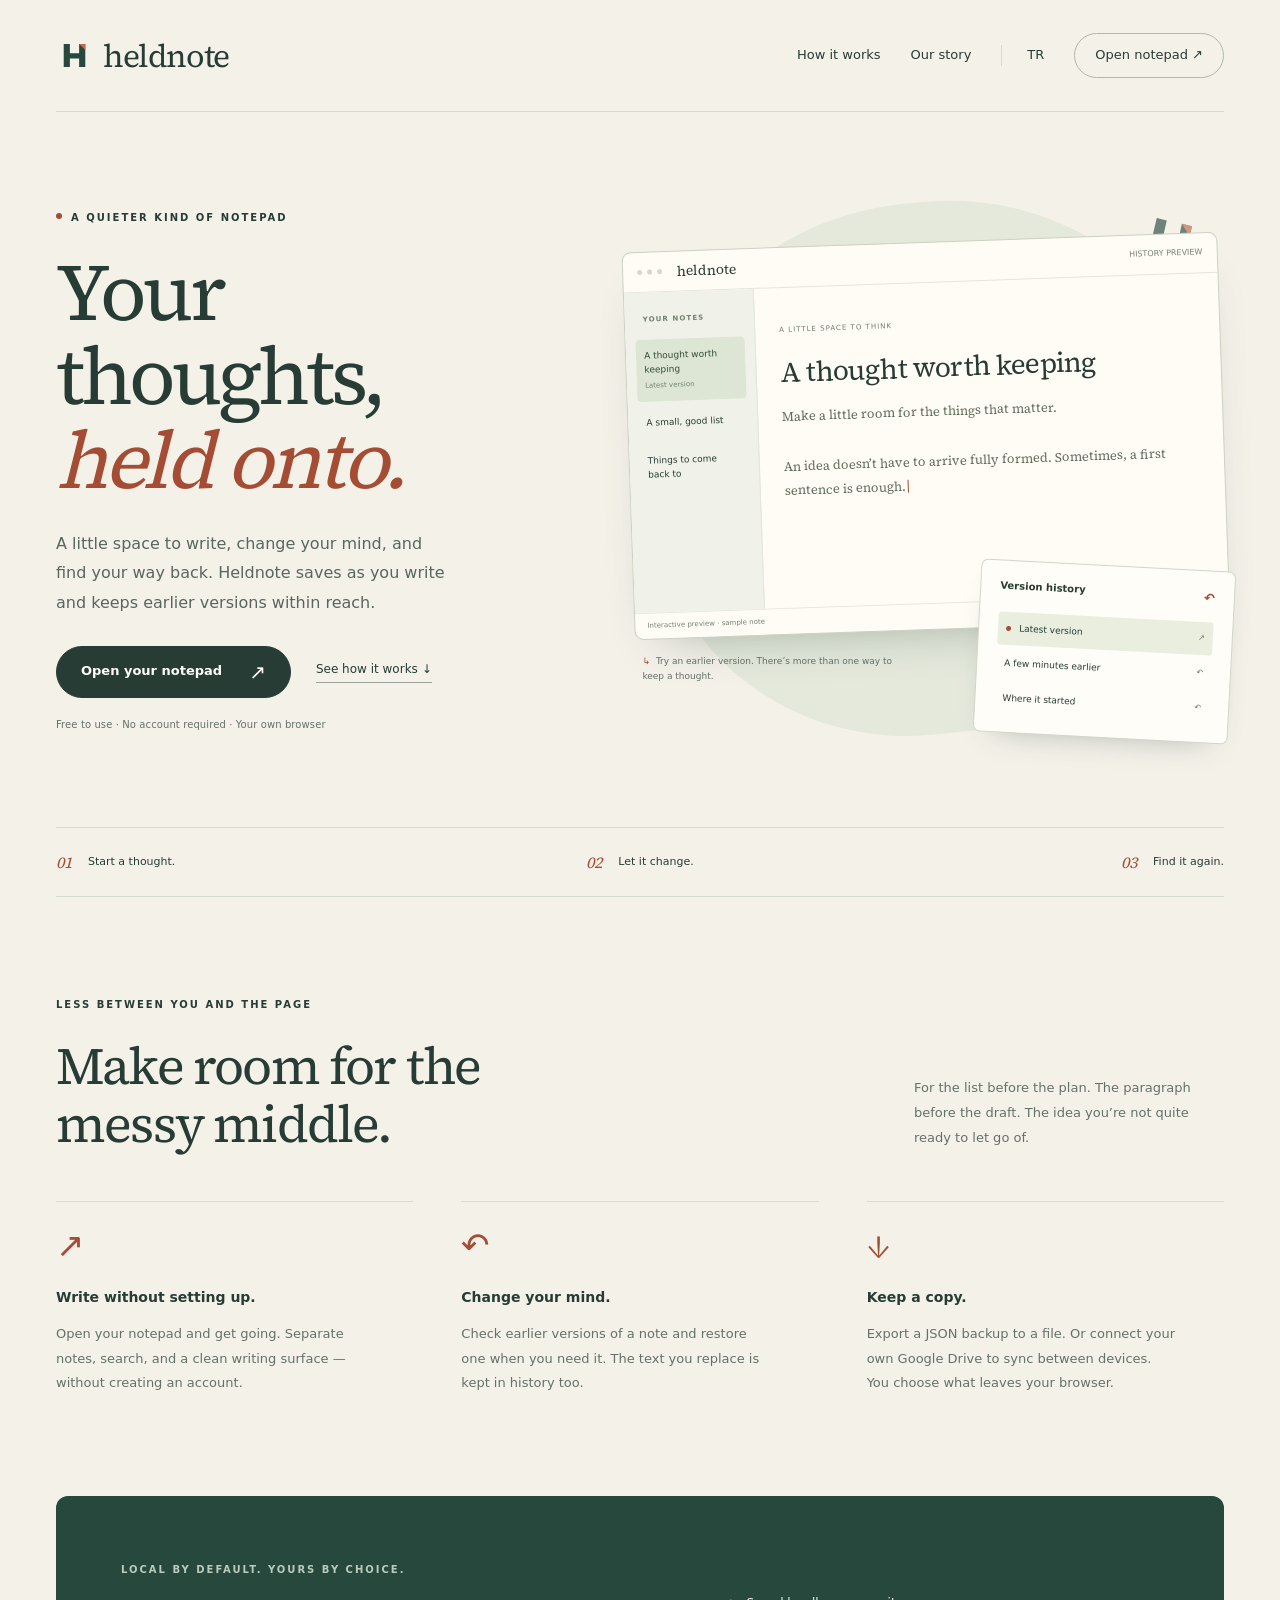
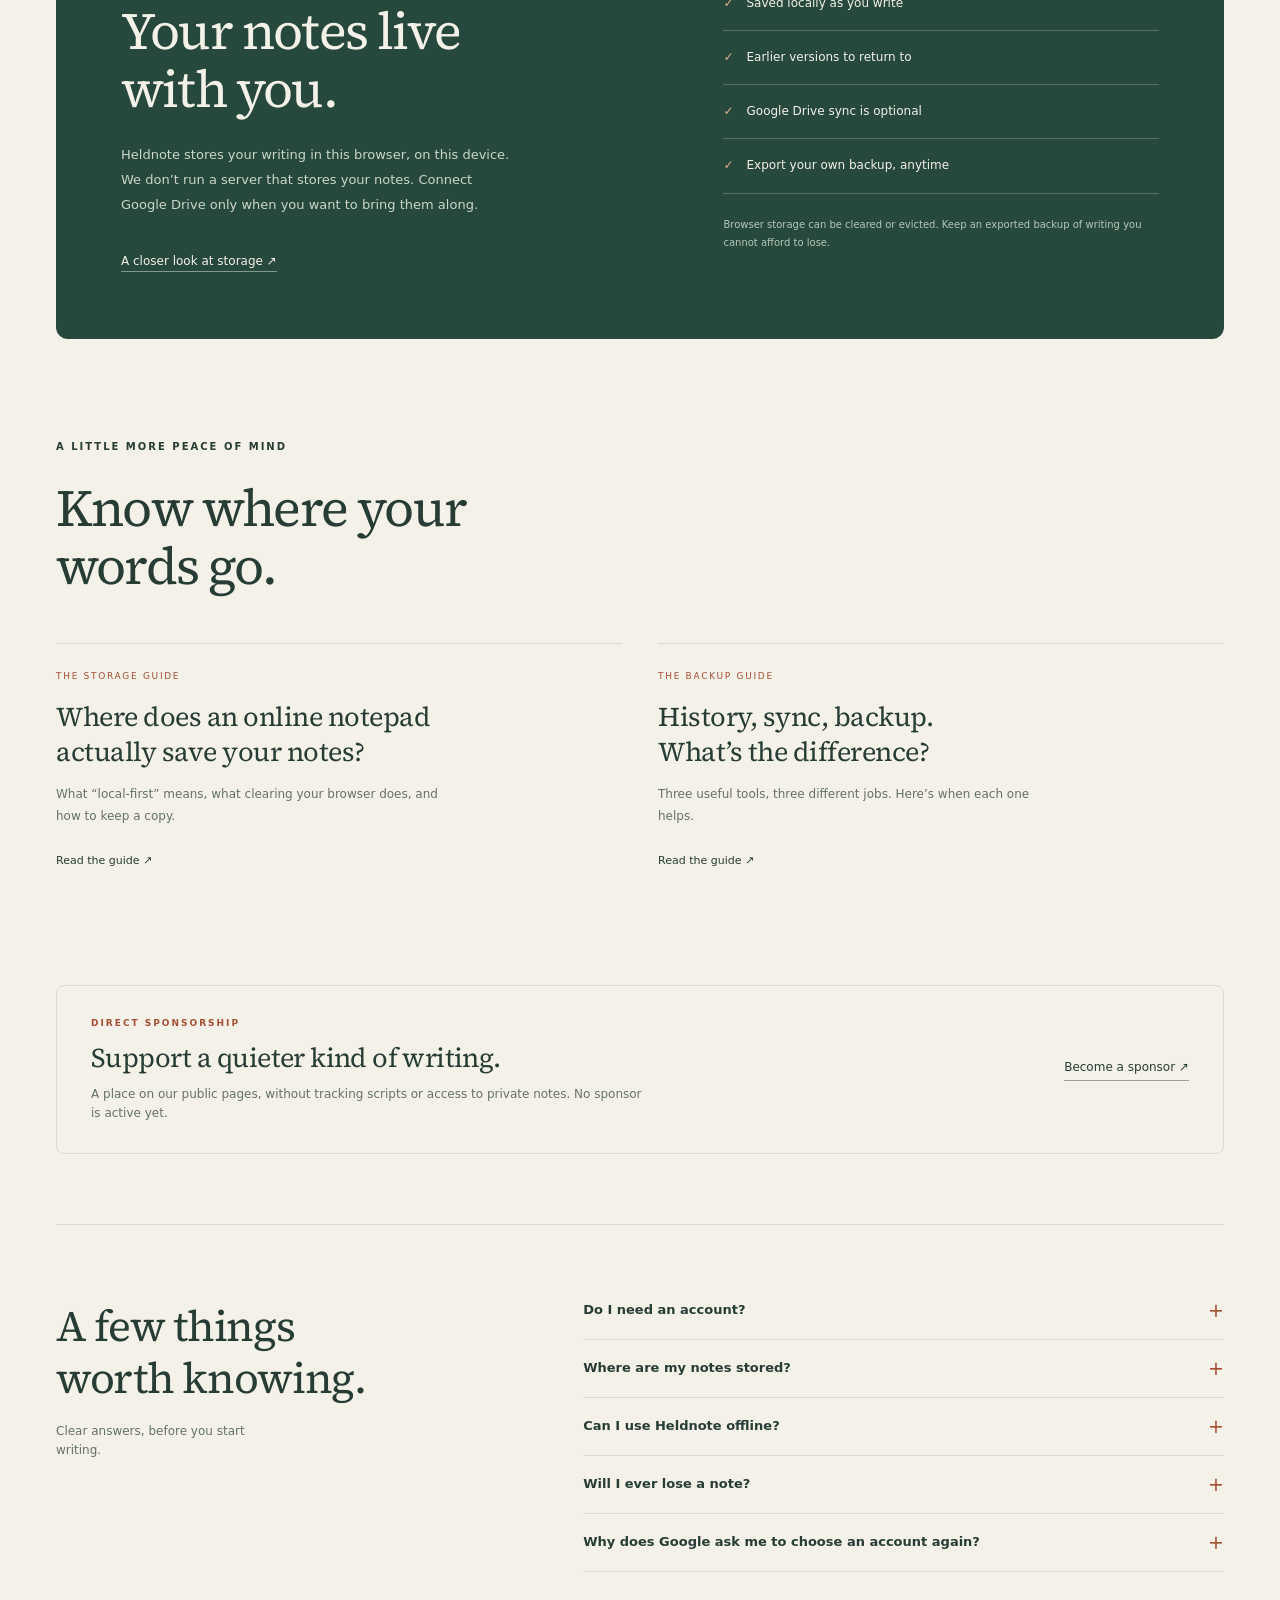
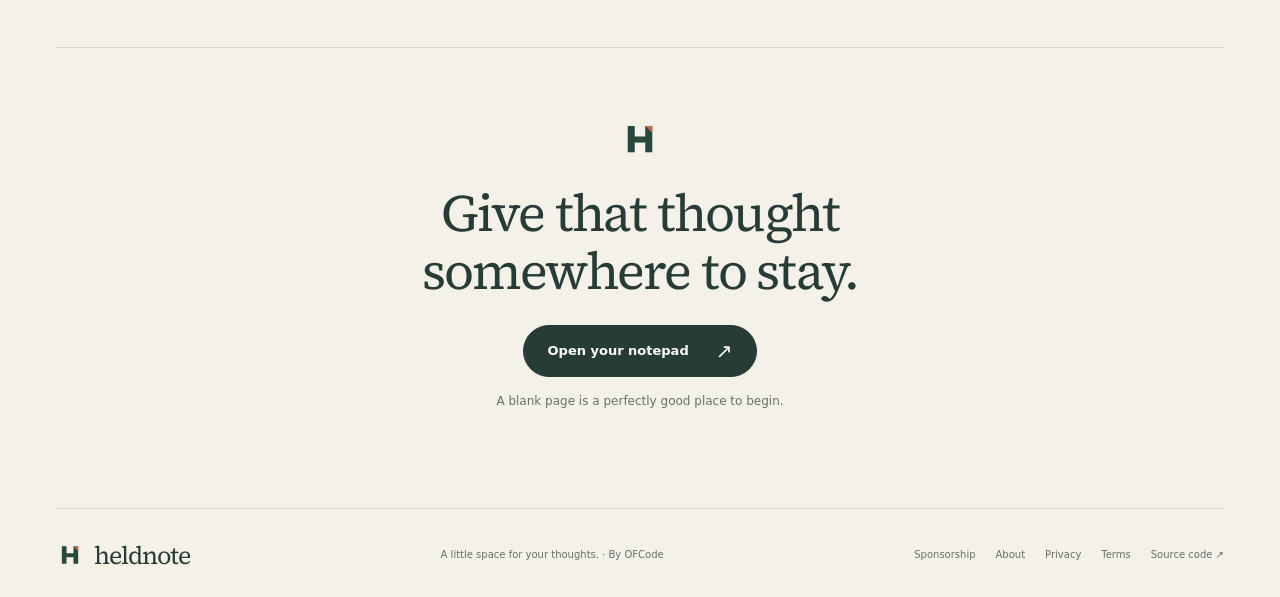
<file: index.html>
<!doctype html>
<html lang="en">
<head>
<meta charset="utf-8">
<meta name="viewport" content="width=device-width, initial-scale=1">
<title>Heldnote — Free Online Notepad with Version History</title>
<meta name="description" content="A free browser notepad with autosave, version history and optional Google Drive sync. Start without an account. Your notes live in your browser.">
<link rel="canonical" href="https://heldnote.app/">
<meta name="robots" content="index,follow,max-image-preview:large">
<meta name="theme-color" content="#F4F1E9">
<link rel="icon" type="image/svg+xml" href="/logo.svg">
<link rel="icon" type="image/png" sizes="32x32" href="/icon-32.png">
<link rel="apple-touch-icon" href="/icon-180.png">
<link rel="manifest" href="/manifest.webmanifest">
<link rel="preload" href="/fonts/source-serif-4-latin.woff2" as="font" type="font/woff2" crossorigin>
<link rel="stylesheet" href="/public.css">
<meta property="og:type" content="website">
<meta property="og:site_name" content="Heldnote">
<meta property="og:title" content="Heldnote — Free Online Notepad with Version History">
<meta property="og:description" content="A free browser notepad with autosave, version history and optional Google Drive sync. Start without an account. Your notes live in your browser.">
<meta property="og:url" content="https://heldnote.app/">
<meta property="og:locale" content="en_US">
<meta property="og:image" content="https://heldnote.app/social-card.png">
<meta property="og:image:width" content="1200">
<meta property="og:image:height" content="630">
<meta property="og:image:alt" content="Heldnote — a little space for your thoughts.">
<meta name="twitter:card" content="summary_large_image">
<meta name="twitter:image" content="https://heldnote.app/social-card.png">
<link rel="alternate" hreflang="en" href="https://heldnote.app/">
<link rel="alternate" hreflang="tr" href="https://heldnote.app/tr/">
<link rel="alternate" hreflang="x-default" href="https://heldnote.app/">
<script type="application/ld+json">{"@context": "https://schema.org", "@graph": [{"@type": "Organization", "@id": "https://heldnote.app/#organization", "name": "OFCode", "url": "https://github.com/OFCode-dev"}, {"@type": "WebSite", "@id": "https://heldnote.app/#website", "name": "Heldnote", "url": "https://heldnote.app/", "inLanguage": ["en", "tr"]}, {"@type": "WebApplication", "@id": "https://heldnote.app/#application", "name": "Heldnote", "url": "https://heldnote.app/app", "description": "A free browser notepad with autosave, version history and optional Google Drive sync. Start without an account. Your notes live in your browser.", "applicationCategory": "ProductivityApplication", "operatingSystem": "Modern web browser", "browserRequirements": "JavaScript and IndexedDB", "isAccessibleForFree": true, "inLanguage": ["en", "tr"], "offers": {"@type": "Offer", "price": "0", "priceCurrency": "USD"}, "featureList": ["Local browser storage", "Local autosave", "Note version history", "JSON export and import", "Optional Google Drive sync"], "author": {"@type": "Person", "name": "Ömer Faruk Bayrak", "url": "https://github.com/OFCode-dev"}, "sameAs": "https://github.com/OFCode-dev/heldnote"}, {"@type": "WebPage", "@id": "https://heldnote.app/#page", "name": "Heldnote — Free Online Notepad with Version History", "url": "https://heldnote.app/", "inLanguage": "en", "isPartOf": {"@id": "https://heldnote.app/#website"}, "about": {"@id": "https://heldnote.app/#application"}}]}</script>
</head>
<body>
<a class="skip" href="#main">Skip to content</a>
<header class="site-header wrap">
  <a class="wordmark" href="/" aria-label="Heldnote home"><img src="/logo.svg" width="37" height="37" alt="">heldnote</a>
  <nav class="nav" aria-label="Main navigation">
    <a class="nav-secondary" href="/#how-it-works">How it works</a>
    <a class="nav-secondary" href="/about">Our story</a>
    <a class="language" href="/tr/" lang="tr" hreflang="tr">TR</a>
    <a class="nav-open" href="/app">Open notepad <span aria-hidden="true">↗</span></a>
  </nav>
</header>
<main id="main" class="wrap">
  <section class="hero" aria-labelledby="hero-title">
    <div class="hero-copy">
      <p class="eyebrow"><span class="dot" aria-hidden="true"></span>A quieter kind of notepad</p>
      <h1 id="hero-title">Your thoughts,<br><em>held onto.</em></h1>
      <p>A little space to write, change your mind, and find your way back. Heldnote saves as you write and keeps earlier versions within reach.</p>
      <div class="hero-actions"><a class="button" href="/app">Open your notepad <span class="arrow" aria-hidden="true">↗</span></a><a class="text-link" href="#how-it-works">See how it works <span aria-hidden="true">↓</span></a></div>
      <p class="micro">Free to use · No account required · Your own browser</p>
    </div>
    <div class="demo-scene" aria-label="Interactive preview · sample note">
      <div class="notebook">
        <div class="demo-topbar"><i aria-hidden="true"></i><i aria-hidden="true"></i><i aria-hidden="true"></i><span>heldnote</span><small>HISTORY PREVIEW</small></div>
        <div class="demo-content">
          <div class="demo-sidebar" aria-hidden="true"><small>YOUR NOTES</small><div class="demo-note active">A thought worth keeping<small>Latest version</small></div><div class="demo-note">A small, good list</div><div class="demo-note">Things to come back to</div></div>
          <div class="demo-editor"><small>A LITTLE SPACE TO THINK</small><h2>A thought worth keeping</h2><p id="demo-text">Make a little room for the things that matter.

An idea doesn’t have to arrive fully formed. Sometimes, a first sentence is enough.</p></div>
        </div>
        <div class="demo-bottom"><span>Interactive preview · sample note</span><span id="demo-version" role="status" aria-live="polite">Latest version</span></div>
      </div>
      <div class="history-slip"><div class="history-title"><span>Version history</span><span aria-hidden="true">↶</span></div><div class="revision-controls" hidden><button type="button" data-version="0" aria-pressed="true">Latest version<span aria-hidden="true">↗</span></button><button type="button" data-version="1" aria-pressed="false">A few minutes earlier<span aria-hidden="true">↶</span></button><button type="button" data-version="2" aria-pressed="false">Where it started<span aria-hidden="true">↶</span></button></div><noscript><p class="micro">A few minutes earlier · Where it started</p></noscript></div>
      <p class="demo-caption">Try an earlier version. There’s more than one way to keep a thought.</p>
    </div>
  </section>
  <div class="promise-strip"><span><b>01</b>Start a thought.</span><span><b>02</b>Let it change.</span><span><b>03</b>Find it again.</span></div>
  <section class="section" id="how-it-works" aria-labelledby="features-title">
    <div class="section-heading"><div><p class="eyebrow">Less between you and the page</p><h2 id="features-title">Make room for the<br>messy middle.</h2></div><p>For the list before the plan. The paragraph before the draft. The idea you’re not quite ready to let go of.</p></div>
    <div class="feature-row"><section class="feature"><span class="feature-symbol" aria-hidden="true">↗</span><h3>Write without setting up.</h3><p>Open your notepad and get going. Separate notes, search, and a clean writing surface — without creating an account.</p></section><section class="feature"><span class="feature-symbol" aria-hidden="true">↶</span><h3>Change your mind.</h3><p>Check earlier versions of a note and restore one when you need it. The text you replace is kept in history too.</p></section><section class="feature"><span class="feature-symbol" aria-hidden="true">↓</span><h3>Keep a copy.</h3><p>Export a JSON backup to a file. Or connect your own Google Drive to sync between devices. You choose what leaves your browser.</p></section></div>
  </section>
  <section class="trust" aria-labelledby="trust-title">
    <div class="trust-copy"><p class="eyebrow">Local by default. Yours by choice.</p><h2 id="trust-title">Your notes live<br>with you.</h2><p>Heldnote stores your writing in this browser, on this device. We don’t run a server that stores your notes. Connect Google Drive only when you want to bring them along.</p><a class="text-link" href="/guides/browser-note-storage">A closer look at storage <span aria-hidden="true">↗</span></a></div>
    <div><ul class="trust-list"><li>Saved locally as you write</li><li>Earlier versions to return to</li><li>Google Drive sync is optional</li><li>Export your own backup, anytime</li></ul><p class="trust-note">Browser storage can be cleared or evicted. Keep an exported backup of writing you cannot afford to lose.</p></div>
  </section>
  <section class="section resources" aria-labelledby="resources-title"><div class="section-heading"><div><p class="eyebrow">A little more peace of mind</p><h2 id="resources-title">Know where your<br>words go.</h2></div></div><div class="resource-grid"><a class="resource" href="/guides/browser-note-storage"><small>THE STORAGE GUIDE</small><h3>Where does an online notepad actually save your notes?</h3><p>What “local-first” means, what clearing your browser does, and how to keep a copy.</p><span class="read">Read the guide <span aria-hidden="true">↗</span></span></a><a class="resource" href="/guides/history-sync-backup"><small>THE BACKUP GUIDE</small><h3>History, sync, backup.<br>What’s the difference?</h3><p>Three useful tools, three different jobs. Here’s when each one helps.</p><span class="read">Read the guide <span aria-hidden="true">↗</span></span></a></div></section>
  <section class="partner-strip" aria-labelledby="partner-title"><div><p class="eyebrow">DIRECT SPONSORSHIP</p><h2 id="partner-title">Support a quieter kind of writing.</h2><p>A place on our public pages, without tracking scripts or access to private notes. No sponsor is active yet.</p></div><a class="text-link" href="/sponsorship">Become a sponsor <span aria-hidden="true">↗</span></a></section>
  <section class="faq-section" aria-labelledby="faq-title"><div class="faq-intro"><h2 id="faq-title">A few things<br>worth knowing.</h2><p>Clear answers, before you start writing.</p></div><div class="faq-list"><details><summary>Do I need an account?</summary><p>No. Local writing needs no account, email, or sign-up. Connecting Google Drive is optional and uses your own Google account.</p></details><details><summary>Where are my notes stored?</summary><p>In this browser’s IndexedDB storage, on this device. With Drive sync enabled, notes and version history also travel directly between your browser and your Google Drive app folder.</p></details><details><summary>Can I use Heldnote offline?</summary><p>You can keep editing an already loaded page while offline. Opening or reloading Heldnote without a connection is not guaranteed; the app currently has no offline-loading service worker.</p></details><details><summary>Will I ever lose a note?</summary><p>Version history and local autosave help you recover earlier writing, but no browser app can guarantee permanent storage. Clearing site data, private browsing, storage eviction, or device loss can remove notes. Keep exported backups.</p></details><details><summary>Why does Google ask me to choose an account again?</summary><p>Drive access tokens expire. Heldnote reuses a valid token and does not force repeat consent, but obtaining a new token may show Google’s account chooser. This is separate from saving your notes locally.</p></details></div></section>
  <section class="closing"><img class="tiny-mark" src="/logo.svg" width="42" height="42" alt=""><h2>Give that thought<br>somewhere to stay.</h2><a class="button" href="/app">Open your notepad <span class="arrow" aria-hidden="true">↗</span></a><p>A blank page is a perfectly good place to begin.</p></section>
</main>
<footer class="site-footer wrap">
  <a class="wordmark" href="/"><img src="/logo.svg" width="28" height="28" alt="">heldnote</a>
  <span>A little space for your thoughts. · By OFCode</span>
  <div class="footer-links"><a href="/sponsorship">Sponsorship</a><a href="/about">About</a><a href="/privacy">Privacy</a><a href="/terms">Terms</a><a href="https://github.com/OFCode-dev/heldnote">Source code <span aria-hidden="true">↗</span></a></div>
</footer>
<script id="demo-versions" type="application/json">[{"label": "Latest version", "text": "Make a little room for the things that matter.\n\nAn idea doesn’t have to arrive fully formed. Sometimes, a first sentence is enough."}, {"label": "A few minutes earlier", "text": "Make room for what matters.\n\nAn idea doesn’t have to arrive fully formed. Give it a first sentence."}, {"label": "Where it started", "text": "A small reminder:\n\nLeave a little room for a new idea today."}]</script>
<script type="module" src="/public.js"></script>
</body></html>
</file>
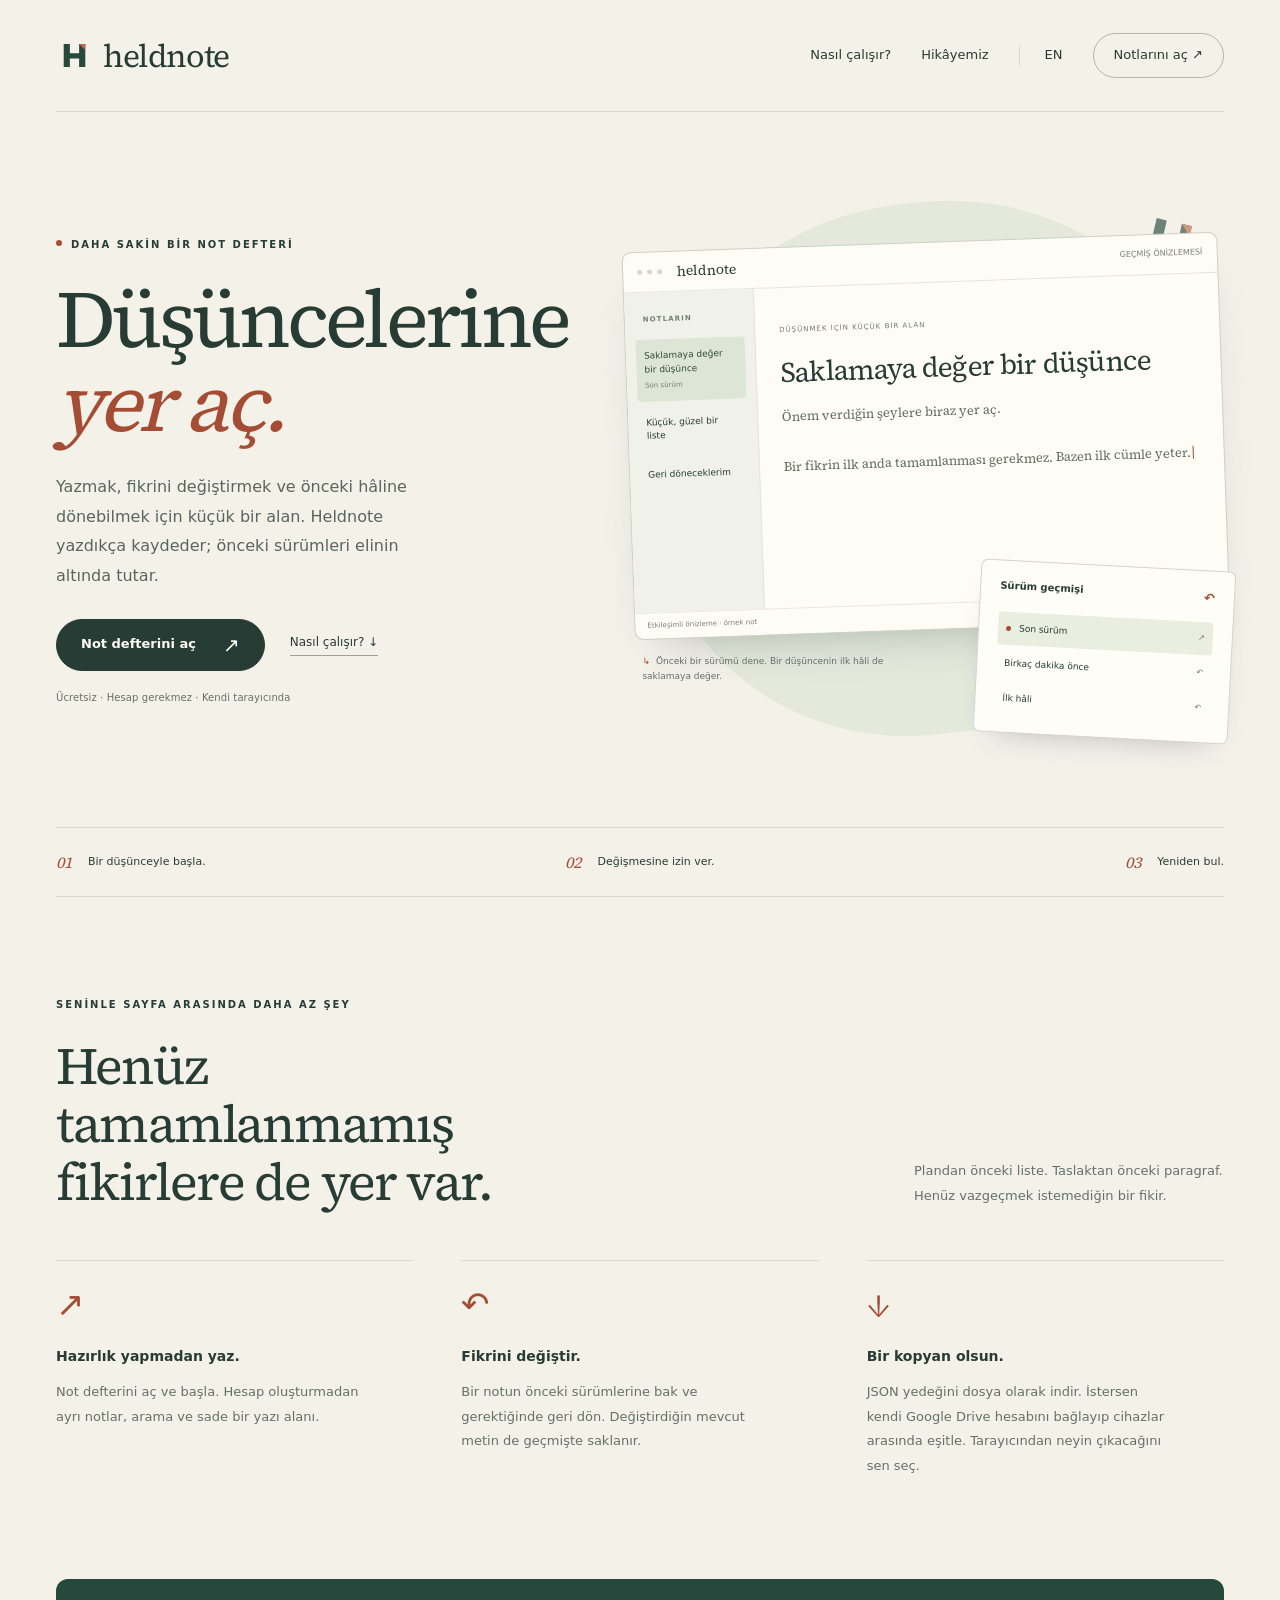
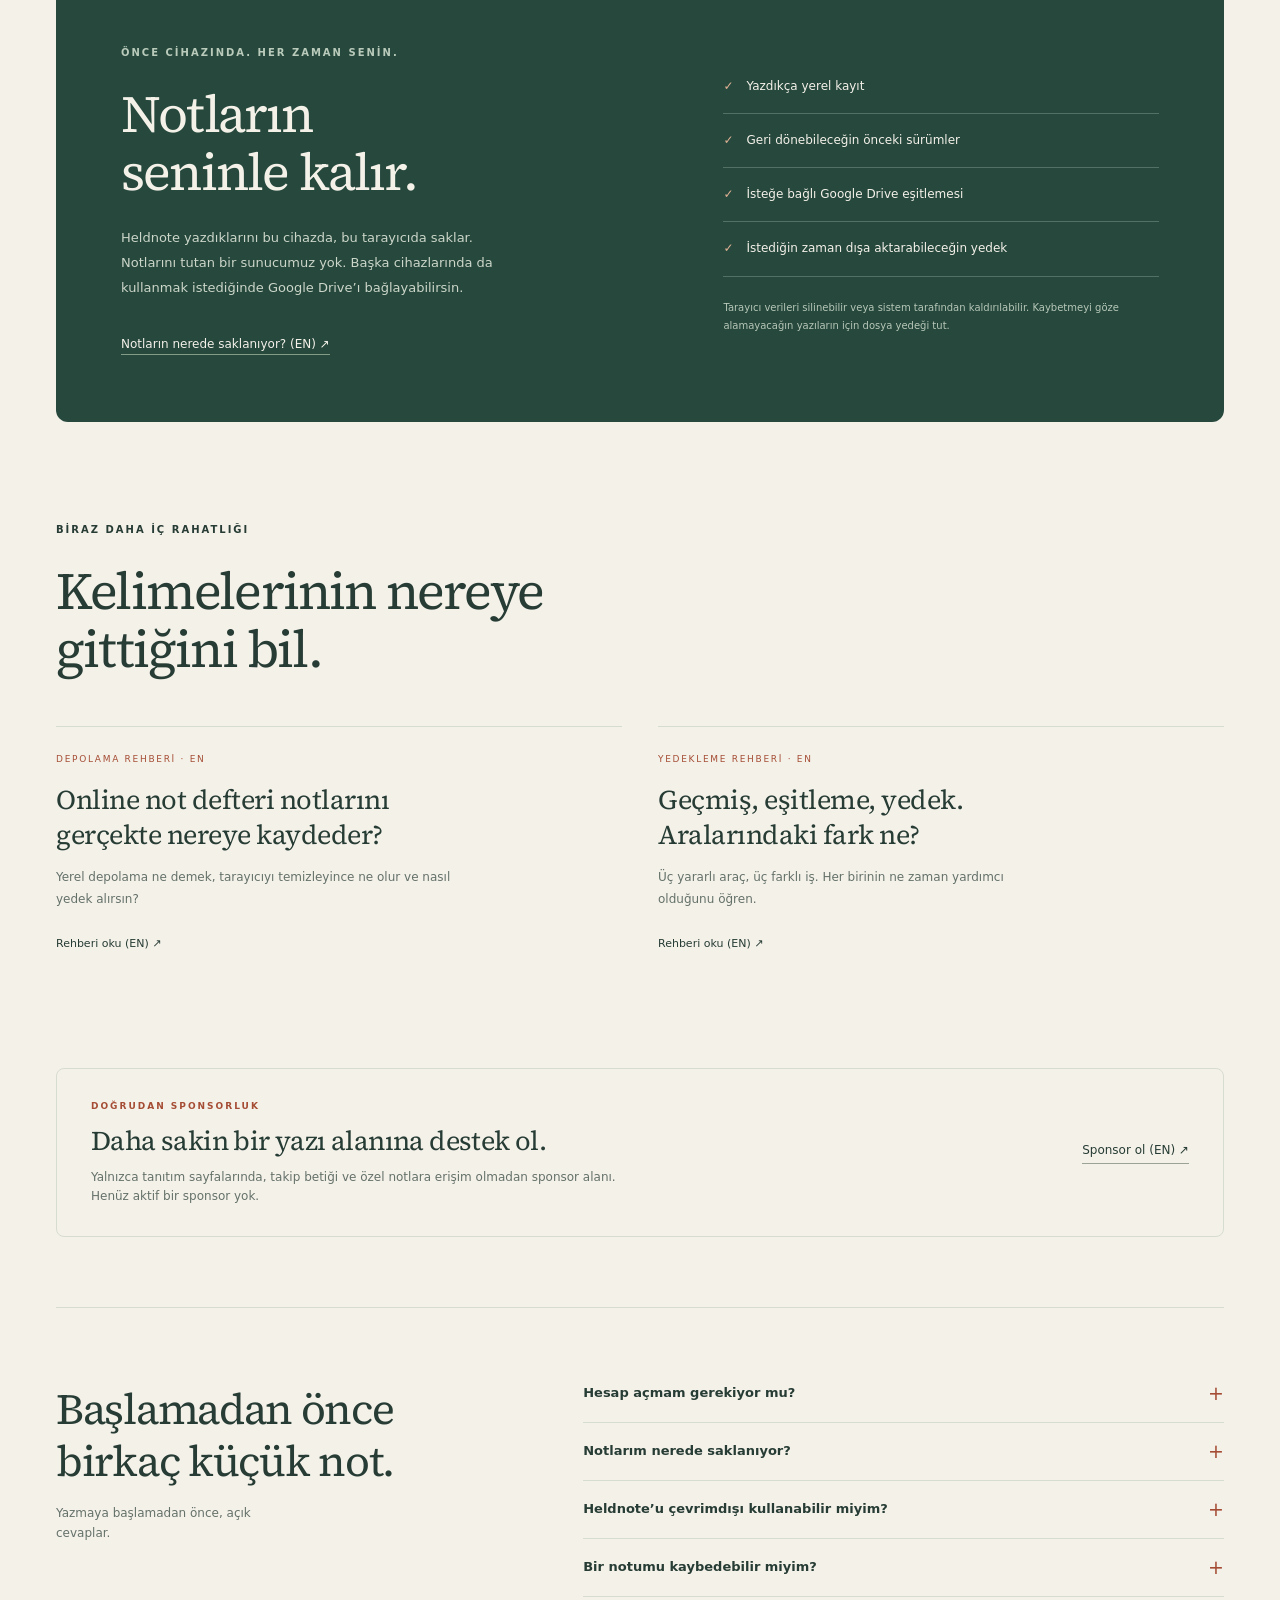
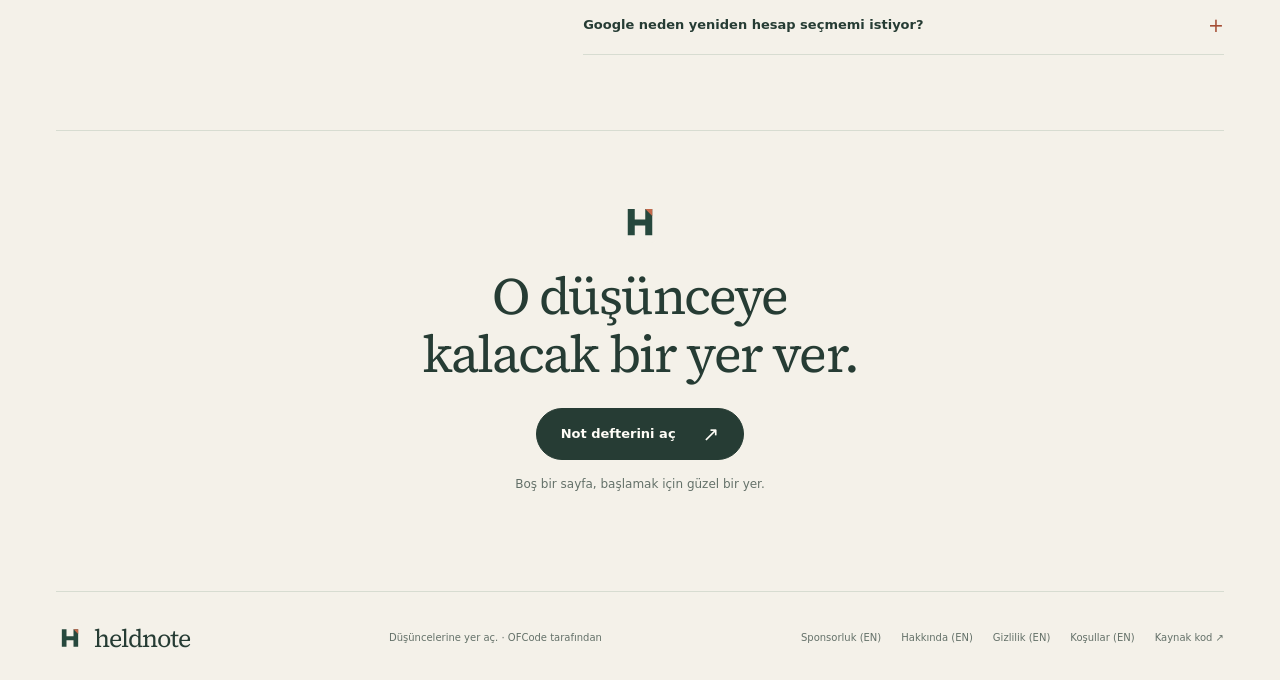
<file: tr/index.html>
<!doctype html>
<html lang="tr">
<head>
<meta charset="utf-8">
<meta name="viewport" content="width=device-width, initial-scale=1">
<title>Heldnote — Sürüm Geçmişi Olan Ücretsiz Online Not Defteri</title>
<meta name="description" content="Otomatik kayıt, sürüm geçmişi ve isteğe bağlı Google Drive eşitlemesi sunan ücretsiz online not defteri. Hesap açmadan başla; notların tarayıcında kalsın.">
<link rel="canonical" href="https://heldnote.app/tr/">
<meta name="robots" content="index,follow,max-image-preview:large">
<meta name="theme-color" content="#F4F1E9">
<link rel="icon" type="image/svg+xml" href="/logo.svg">
<link rel="icon" type="image/png" sizes="32x32" href="/icon-32.png">
<link rel="apple-touch-icon" href="/icon-180.png">
<link rel="manifest" href="/manifest.webmanifest">
<link rel="preload" href="/fonts/source-serif-4-latin.woff2" as="font" type="font/woff2" crossorigin>
<link rel="stylesheet" href="/public.css">
<meta property="og:type" content="website">
<meta property="og:site_name" content="Heldnote">
<meta property="og:title" content="Heldnote — Sürüm Geçmişi Olan Ücretsiz Online Not Defteri">
<meta property="og:description" content="Otomatik kayıt, sürüm geçmişi ve isteğe bağlı Google Drive eşitlemesi sunan ücretsiz online not defteri. Hesap açmadan başla; notların tarayıcında kalsın.">
<meta property="og:url" content="https://heldnote.app/tr/">
<meta property="og:locale" content="tr_TR">
<meta property="og:image" content="https://heldnote.app/social-card.png">
<meta property="og:image:width" content="1200">
<meta property="og:image:height" content="630">
<meta property="og:image:alt" content="Heldnote — a little space for your thoughts.">
<meta name="twitter:card" content="summary_large_image">
<meta name="twitter:image" content="https://heldnote.app/social-card.png">
<link rel="alternate" hreflang="en" href="https://heldnote.app/">
<link rel="alternate" hreflang="tr" href="https://heldnote.app/tr/">
<link rel="alternate" hreflang="x-default" href="https://heldnote.app/">
<script type="application/ld+json">{"@context": "https://schema.org", "@graph": [{"@type": "Organization", "@id": "https://heldnote.app/#organization", "name": "OFCode", "url": "https://github.com/OFCode-dev"}, {"@type": "WebSite", "@id": "https://heldnote.app/#website", "name": "Heldnote", "url": "https://heldnote.app/", "inLanguage": ["en", "tr"]}, {"@type": "WebApplication", "@id": "https://heldnote.app/#application", "name": "Heldnote", "url": "https://heldnote.app/app", "description": "Otomatik kayıt, sürüm geçmişi ve isteğe bağlı Google Drive eşitlemesi sunan ücretsiz online not defteri. Hesap açmadan başla; notların tarayıcında kalsın.", "applicationCategory": "ProductivityApplication", "operatingSystem": "Modern web browser", "browserRequirements": "JavaScript and IndexedDB", "isAccessibleForFree": true, "inLanguage": ["en", "tr"], "offers": {"@type": "Offer", "price": "0", "priceCurrency": "USD"}, "featureList": ["Local browser storage", "Local autosave", "Note version history", "JSON export and import", "Optional Google Drive sync"], "author": {"@type": "Person", "name": "Ömer Faruk Bayrak", "url": "https://github.com/OFCode-dev"}, "sameAs": "https://github.com/OFCode-dev/heldnote"}, {"@type": "WebPage", "@id": "https://heldnote.app/tr/#page", "name": "Heldnote — Sürüm Geçmişi Olan Ücretsiz Online Not Defteri", "url": "https://heldnote.app/tr/", "inLanguage": "tr", "isPartOf": {"@id": "https://heldnote.app/#website"}, "about": {"@id": "https://heldnote.app/#application"}}]}</script>
</head>
<body>
<a class="skip" href="#main">İçeriğe geç</a>
<header class="site-header wrap">
  <a class="wordmark" href="/tr/" aria-label="Heldnote ana sayfa"><img src="/logo.svg" width="37" height="37" alt="">heldnote</a>
  <nav class="nav" aria-label="Ana menü">
    <a class="nav-secondary" href="/tr/#how-it-works">Nasıl çalışır?</a>
    <a class="nav-secondary" href="/about">Hikâyemiz</a>
    <a class="language" href="/" lang="en" hreflang="en">EN</a>
    <a class="nav-open" href="/app">Notlarını aç <span aria-hidden="true">↗</span></a>
  </nav>
</header>
<main id="main" class="wrap">
  <section class="hero" aria-labelledby="hero-title">
    <div class="hero-copy">
      <p class="eyebrow"><span class="dot" aria-hidden="true"></span>Daha sakin bir not defteri</p>
      <h1 id="hero-title">Düşüncelerine<br><em>yer aç.</em></h1>
      <p>Yazmak, fikrini değiştirmek ve önceki hâline dönebilmek için küçük bir alan. Heldnote yazdıkça kaydeder; önceki sürümleri elinin altında tutar.</p>
      <div class="hero-actions"><a class="button" href="/app">Not defterini aç <span class="arrow" aria-hidden="true">↗</span></a><a class="text-link" href="#how-it-works">Nasıl çalışır? <span aria-hidden="true">↓</span></a></div>
      <p class="micro">Ücretsiz · Hesap gerekmez · Kendi tarayıcında</p>
    </div>
    <div class="demo-scene" aria-label="Etkileşimli önizleme · örnek not">
      <div class="notebook">
        <div class="demo-topbar"><i aria-hidden="true"></i><i aria-hidden="true"></i><i aria-hidden="true"></i><span>heldnote</span><small>GEÇMİŞ ÖNİZLEMESİ</small></div>
        <div class="demo-content">
          <div class="demo-sidebar" aria-hidden="true"><small>NOTLARIN</small><div class="demo-note active">Saklamaya değer bir düşünce<small>Son sürüm</small></div><div class="demo-note">Küçük, güzel bir liste</div><div class="demo-note">Geri döneceklerim</div></div>
          <div class="demo-editor"><small>DÜŞÜNMEK İÇİN KÜÇÜK BİR ALAN</small><h2>Saklamaya değer bir düşünce</h2><p id="demo-text">Önem verdiğin şeylere biraz yer aç.

Bir fikrin ilk anda tamamlanması gerekmez. Bazen ilk cümle yeter.</p></div>
        </div>
        <div class="demo-bottom"><span>Etkileşimli önizleme · örnek not</span><span id="demo-version" role="status" aria-live="polite">Son sürüm</span></div>
      </div>
      <div class="history-slip"><div class="history-title"><span>Sürüm geçmişi</span><span aria-hidden="true">↶</span></div><div class="revision-controls" hidden><button type="button" data-version="0" aria-pressed="true">Son sürüm<span aria-hidden="true">↗</span></button><button type="button" data-version="1" aria-pressed="false">Birkaç dakika önce<span aria-hidden="true">↶</span></button><button type="button" data-version="2" aria-pressed="false">İlk hâli<span aria-hidden="true">↶</span></button></div><noscript><p class="micro">Birkaç dakika önce · İlk hâli</p></noscript></div>
      <p class="demo-caption">Önceki bir sürümü dene. Bir düşüncenin ilk hâli de saklamaya değer.</p>
    </div>
  </section>
  <div class="promise-strip"><span><b>01</b>Bir düşünceyle başla.</span><span><b>02</b>Değişmesine izin ver.</span><span><b>03</b>Yeniden bul.</span></div>
  <section class="section" id="how-it-works" aria-labelledby="features-title">
    <div class="section-heading"><div><p class="eyebrow">Seninle sayfa arasında daha az şey</p><h2 id="features-title">Henüz tamamlanmamış<br>fikirlere de yer var.</h2></div><p>Plandan önceki liste. Taslaktan önceki paragraf. Henüz vazgeçmek istemediğin bir fikir.</p></div>
    <div class="feature-row"><section class="feature"><span class="feature-symbol" aria-hidden="true">↗</span><h3>Hazırlık yapmadan yaz.</h3><p>Not defterini aç ve başla. Hesap oluşturmadan ayrı notlar, arama ve sade bir yazı alanı.</p></section><section class="feature"><span class="feature-symbol" aria-hidden="true">↶</span><h3>Fikrini değiştir.</h3><p>Bir notun önceki sürümlerine bak ve gerektiğinde geri dön. Değiştirdiğin mevcut metin de geçmişte saklanır.</p></section><section class="feature"><span class="feature-symbol" aria-hidden="true">↓</span><h3>Bir kopyan olsun.</h3><p>JSON yedeğini dosya olarak indir. İstersen kendi Google Drive hesabını bağlayıp cihazlar arasında eşitle. Tarayıcından neyin çıkacağını sen seç.</p></section></div>
  </section>
  <section class="trust" aria-labelledby="trust-title">
    <div class="trust-copy"><p class="eyebrow">Önce cihazında. Her zaman senin.</p><h2 id="trust-title">Notların<br>seninle kalır.</h2><p>Heldnote yazdıklarını bu cihazda, bu tarayıcıda saklar. Notlarını tutan bir sunucumuz yok. Başka cihazlarında da kullanmak istediğinde Google Drive’ı bağlayabilirsin.</p><a class="text-link" href="/guides/browser-note-storage">Notların nerede saklanıyor? (EN) <span aria-hidden="true">↗</span></a></div>
    <div><ul class="trust-list"><li>Yazdıkça yerel kayıt</li><li>Geri dönebileceğin önceki sürümler</li><li>İsteğe bağlı Google Drive eşitlemesi</li><li>İstediğin zaman dışa aktarabileceğin yedek</li></ul><p class="trust-note">Tarayıcı verileri silinebilir veya sistem tarafından kaldırılabilir. Kaybetmeyi göze alamayacağın yazıların için dosya yedeği tut.</p></div>
  </section>
  <section class="section resources" aria-labelledby="resources-title"><div class="section-heading"><div><p class="eyebrow">Biraz daha iç rahatlığı</p><h2 id="resources-title">Kelimelerinin nereye<br>gittiğini bil.</h2></div></div><div class="resource-grid"><a class="resource" href="/guides/browser-note-storage"><small>DEPOLAMA REHBERİ · EN</small><h3>Online not defteri notlarını gerçekte nereye kaydeder?</h3><p>Yerel depolama ne demek, tarayıcıyı temizleyince ne olur ve nasıl yedek alırsın?</p><span class="read">Rehberi oku (EN) <span aria-hidden="true">↗</span></span></a><a class="resource" href="/guides/history-sync-backup"><small>YEDEKLEME REHBERİ · EN</small><h3>Geçmiş, eşitleme, yedek.<br>Aralarındaki fark ne?</h3><p>Üç yararlı araç, üç farklı iş. Her birinin ne zaman yardımcı olduğunu öğren.</p><span class="read">Rehberi oku (EN) <span aria-hidden="true">↗</span></span></a></div></section>
  <section class="partner-strip" aria-labelledby="partner-title"><div><p class="eyebrow">DOĞRUDAN SPONSORLUK</p><h2 id="partner-title">Daha sakin bir yazı alanına destek ol.</h2><p>Yalnızca tanıtım sayfalarında, takip betiği ve özel notlara erişim olmadan sponsor alanı. Henüz aktif bir sponsor yok.</p></div><a class="text-link" href="/sponsorship">Sponsor ol (EN) <span aria-hidden="true">↗</span></a></section>
  <section class="faq-section" aria-labelledby="faq-title"><div class="faq-intro"><h2 id="faq-title">Başlamadan önce<br>birkaç küçük not.</h2><p>Yazmaya başlamadan önce, açık cevaplar.</p></div><div class="faq-list"><details><summary>Hesap açmam gerekiyor mu?</summary><p>Hayır. Bu cihazda yazmak için hesap, e-posta veya üyelik gerekmez. Google Drive bağlantısı isteğe bağlıdır ve kendi Google hesabını kullanır.</p></details><details><summary>Notlarım nerede saklanıyor?</summary><p>Bu cihazdaki tarayıcının IndexedDB deposunda. Drive eşitlemesini açarsan notların ve sürüm geçmişin doğrudan tarayıcın ile kendi Google Drive uygulama klasörün arasında aktarılır.</p></details><details><summary>Heldnote’u çevrimdışı kullanabilir miyim?</summary><p>Zaten açık olan sayfada internet olmadan yazmaya devam edebilirsin. İnternet yokken Heldnote’u ilk kez açmak veya sayfayı yenilemek garanti değildir; uygulamada henüz çevrimdışı açılış için service worker yok.</p></details><details><summary>Bir notumu kaybedebilir miyim?</summary><p>Sürüm geçmişi ve otomatik yerel kayıt önceki yazılarına dönmene yardımcı olur; ancak hiçbir tarayıcı uygulaması kalıcı depolamayı garanti edemez. Site verilerini temizlemek, gizli mod, depolamanın kaldırılması veya cihaz kaybı notları silebilir. Dosya yedeği tut.</p></details><details><summary>Google neden yeniden hesap seçmemi istiyor?</summary><p>Drive erişim token’larının süresi dolar. Heldnote geçerli token’ı yeniden kullanır ve tekrar onay vermeni zorlamaz; ancak yeni token alınırken Google hesap seçimini gösterebilir. Bu durum notlarının cihazında saklanmasından bağımsızdır.</p></details></div></section>
  <section class="closing"><img class="tiny-mark" src="/logo.svg" width="42" height="42" alt=""><h2>O düşünceye<br>kalacak bir yer ver.</h2><a class="button" href="/app">Not defterini aç <span class="arrow" aria-hidden="true">↗</span></a><p>Boş bir sayfa, başlamak için güzel bir yer.</p></section>
</main>
<footer class="site-footer wrap">
  <a class="wordmark" href="/tr/"><img src="/logo.svg" width="28" height="28" alt="">heldnote</a>
  <span>Düşüncelerine yer aç. · OFCode tarafından</span>
  <div class="footer-links"><a href="/sponsorship">Sponsorluk (EN)</a><a href="/about">Hakkında (EN)</a><a href="/privacy">Gizlilik (EN)</a><a href="/terms">Koşullar (EN)</a><a href="https://github.com/OFCode-dev/heldnote">Kaynak kod <span aria-hidden="true">↗</span></a></div>
</footer>
<script id="demo-versions" type="application/json">[{"label": "Son sürüm", "text": "Önem verdiğin şeylere biraz yer aç.\n\nBir fikrin ilk anda tamamlanması gerekmez. Bazen ilk cümle yeter."}, {"label": "Birkaç dakika önce", "text": "Önemli olanlara yer aç.\n\nBir fikrin ilk anda tamamlanması gerekmez. Ona bir ilk cümle ver."}, {"label": "İlk hâli", "text": "Küçük bir hatırlatma:\n\nBugün yeni bir fikre biraz yer bırak."}]</script>
<script type="module" src="/public.js"></script>
</body></html>
</file>
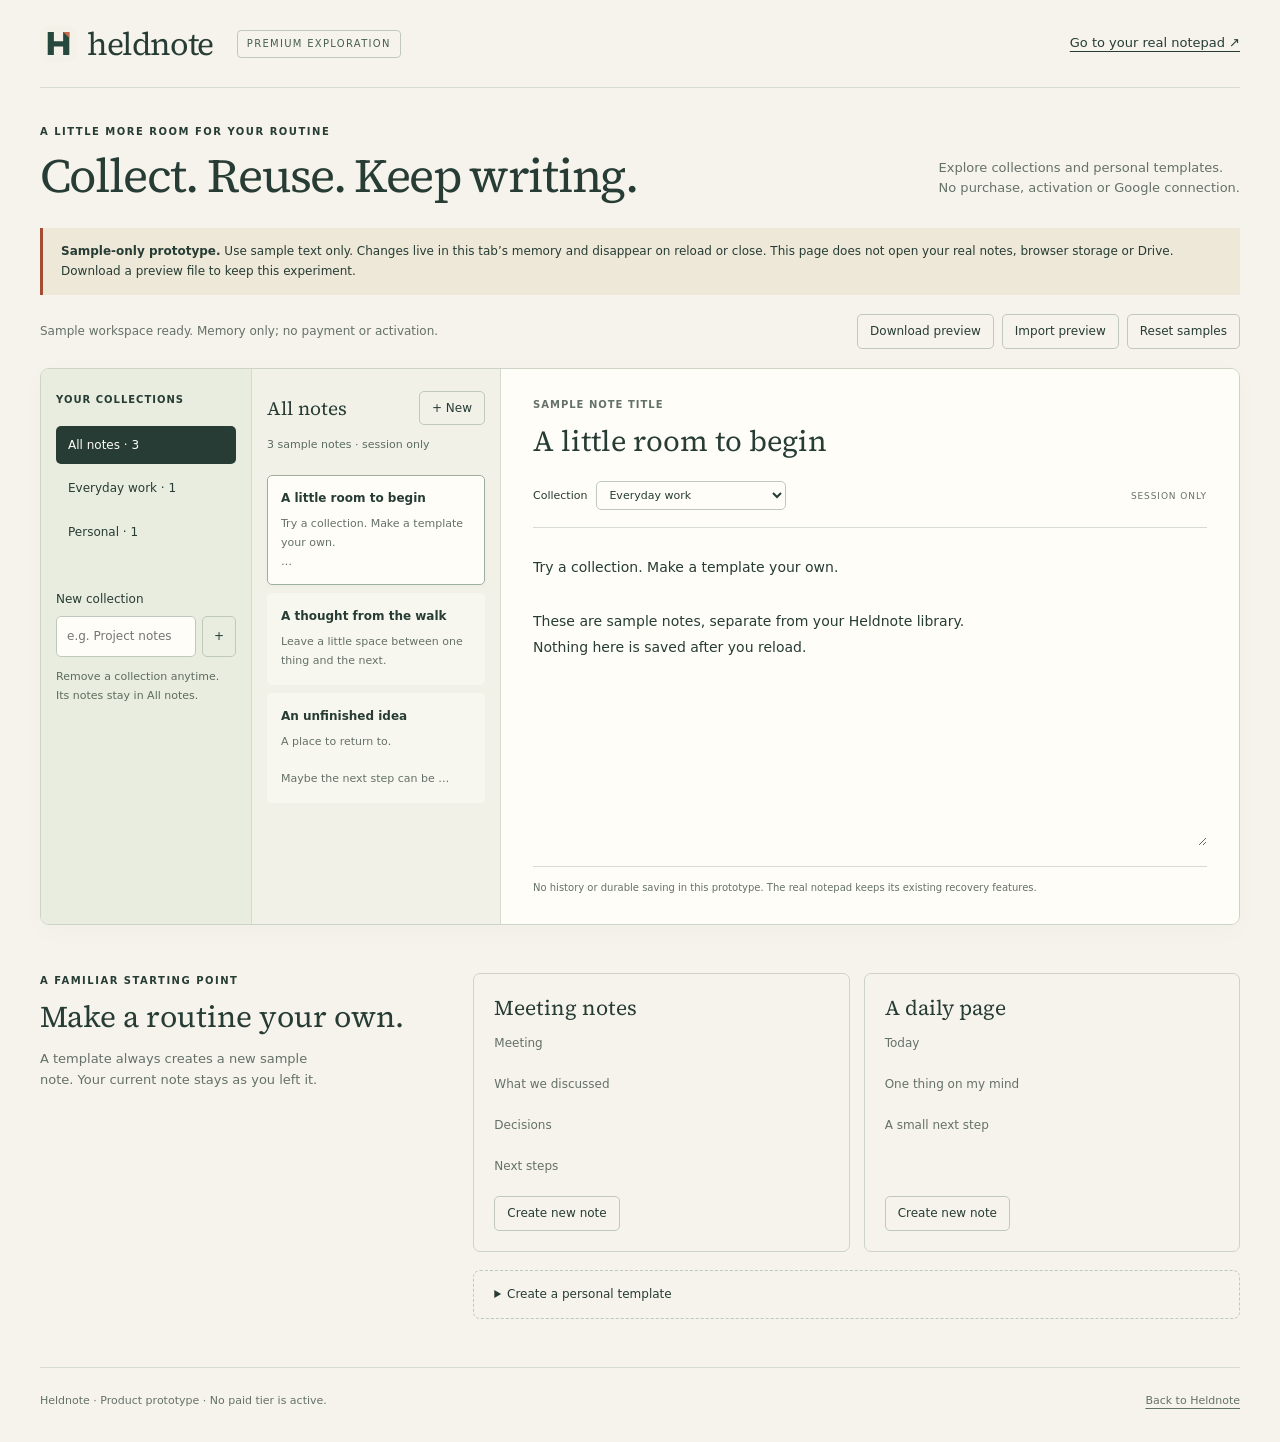
<file: preview/premium/index.html>
<!doctype html>
<html lang="en">
<head>
  <meta charset="utf-8">
  <meta name="viewport" content="width=device-width, initial-scale=1">
  <meta name="robots" content="noindex,nofollow">
  <meta name="referrer" content="no-referrer">
  <meta http-equiv="Content-Security-Policy" content="default-src 'none'; script-src 'self'; style-src 'self'; font-src 'self'; img-src 'self'; connect-src 'none'; object-src 'none'; base-uri 'none'; form-action 'none'">
  <title>Heldnote Premium — sample-only prototype</title>
  <link rel="icon" href="/logo.svg" type="image/svg+xml">
  <link rel="stylesheet" href="/public.css">
  <link rel="stylesheet" href="./preview.css">
</head>
<body>
  <a class="skip" href="#main">Skip to prototype</a>
  <header class="preview-header">
    <a class="wordmark" href="/"><img src="/logo.svg" width="32" height="32" alt="">heldnote</a>
    <span class="prototype-badge">PREMIUM EXPLORATION</span>
    <a href="/app">Go to your real notepad ↗</a>
  </header>
  <main id="main">
    <div class="preview-intro">
      <div><p class="eyebrow">A LITTLE MORE ROOM FOR YOUR ROUTINE</p><h1>Collect. Reuse. Keep writing.</h1></div>
      <p>Explore collections and personal templates.<br>No purchase, activation or Google connection.</p>
    </div>
    <aside class="session-notice" aria-label="Prototype limits"><strong>Sample-only prototype.</strong> Use sample text only. Changes live in this tab’s memory and disappear on reload or close. This page does not open your real notes, browser storage or Drive. Download a preview file to keep this experiment.</aside>
    <noscript><p class="session-notice">JavaScript is needed for this interactive prototype. Your real notepad is separate.</p></noscript>
    <div class="preview-toolbar">
      <p id="status" role="status" aria-live="polite">Preparing sample notes…</p>
      <div><button id="export-preview" type="button" disabled>Download preview</button><button id="import-preview" type="button" disabled>Import preview</button><button id="reset-preview" type="button" disabled>Reset samples</button></div>
      <input id="import-file" type="file" accept="application/json,.json" hidden>
    </div>
    <section class="workbench" aria-label="Sample writing workspace">
      <aside class="collections-panel">
        <p class="panel-label">YOUR COLLECTIONS</p>
        <nav id="collection-list" aria-label="Sample collections"></nav>
        <form id="collection-form"><label for="collection-name">New collection</label><div class="inline-form"><input id="collection-name" name="name" maxlength="80" placeholder="e.g. Project notes" required disabled><button type="submit" aria-label="Add collection" disabled>+</button></div></form>
        <p class="small-print">Remove a collection anytime.<br>Its notes stay in All notes.</p>
      </aside>
      <section class="notes-panel" aria-labelledby="list-heading">
        <div class="panel-heading"><h2 id="list-heading">All notes</h2><button id="new-note" type="button" disabled>+ New</button></div>
        <p id="collection-description" class="small-print">A place for every sample thought.</p>
        <button id="delete-collection" class="remove-button" type="button" hidden>Remove collection; keep notes</button>
        <div id="note-list" class="note-list"></div>
      </section>
      <section class="editor-panel" aria-label="Sample note editor">
        <div id="empty-editor" hidden><h2>A little space to begin.</h2><p>Create a sample note or start from a template.</p></div>
        <div id="note-editor">
          <label class="panel-label" for="note-title">SAMPLE NOTE TITLE</label><input id="note-title" maxlength="120" required disabled>
          <div class="editor-meta"><label for="note-collection">Collection</label><select id="note-collection" disabled></select><span>SESSION ONLY</span></div>
          <label class="sr-only" for="note-text">Sample note text</label><textarea id="note-text" maxlength="50000" spellcheck="false" disabled></textarea>
          <p class="editor-footnote">No history or durable saving in this prototype. The real notepad keeps its existing recovery features.</p>
        </div>
      </section>
    </section>
    <section class="template-section" aria-labelledby="templates-heading">
      <div class="template-intro"><p class="eyebrow">A FAMILIAR STARTING POINT</p><h2 id="templates-heading">Make a routine your own.</h2><p>A template always creates a new sample note. Your current note stays as you left it.</p></div>
      <div><div id="template-list" class="template-list"></div>
        <details id="template-details"><summary>Create a personal template</summary><form id="template-form"><label for="template-name">Template name</label><input id="template-name" maxlength="120" placeholder="e.g. Weekly reflection" required disabled><label for="template-text">Starting text</label><textarea id="template-text" maxlength="50000" rows="5" placeholder="A few prompts to begin with…" disabled></textarea><button type="submit" disabled>Add template</button></form></details>
      </div>
    </section>
    <dialog id="confirm-dialog" aria-labelledby="confirm-title" aria-describedby="confirm-copy"><form method="dialog"><h2 id="confirm-title">Replace these samples?</h2><p id="confirm-copy"></p><p>Download the current preview first if you want to keep your changes. Your real Heldnote library is separate.</p><div class="dialog-actions"><button value="cancel" autofocus>Cancel</button><button value="confirm" id="confirm-action">Replace samples</button></div></form></dialog>
  </main>
  <footer class="preview-footer">Heldnote · Product prototype · No paid tier is active. <a href="/">Back to Heldnote</a></footer>
  <script type="module" src="./preview.js"></script>
</body>
</html>
</file>
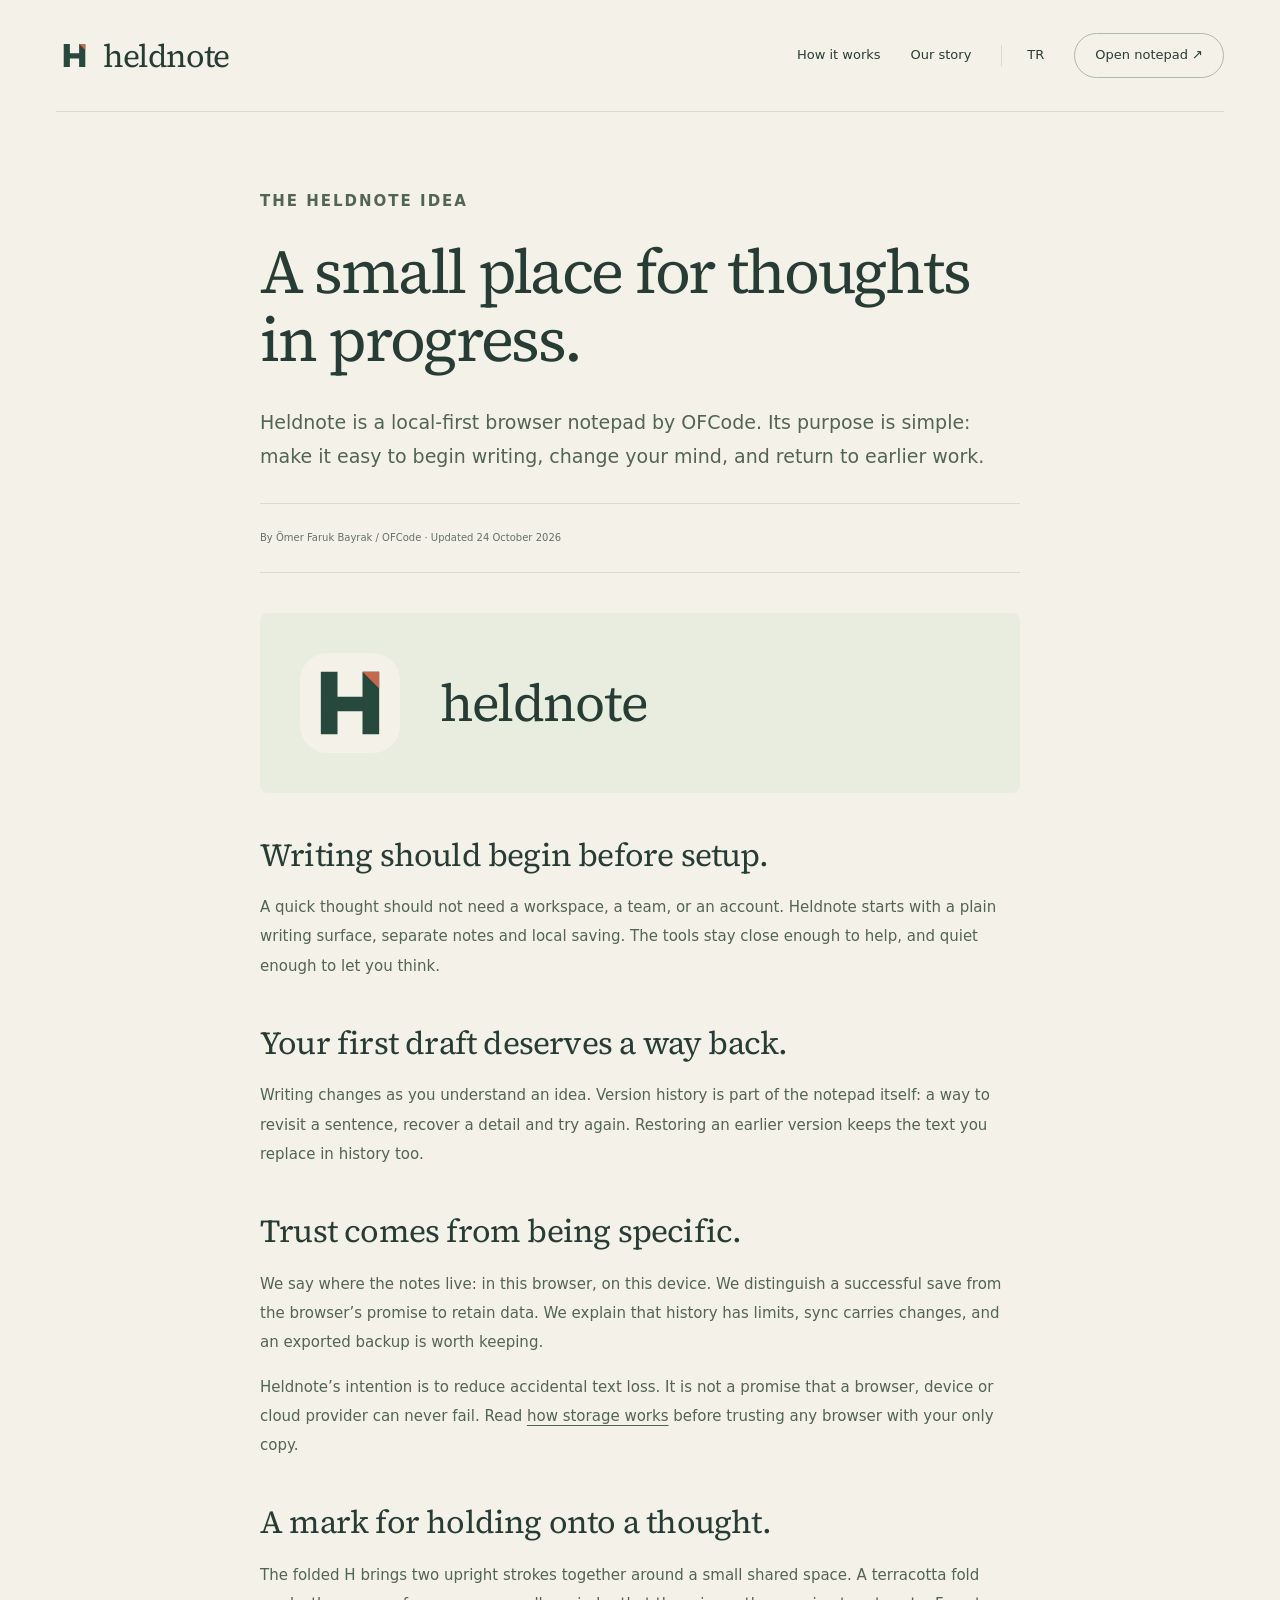
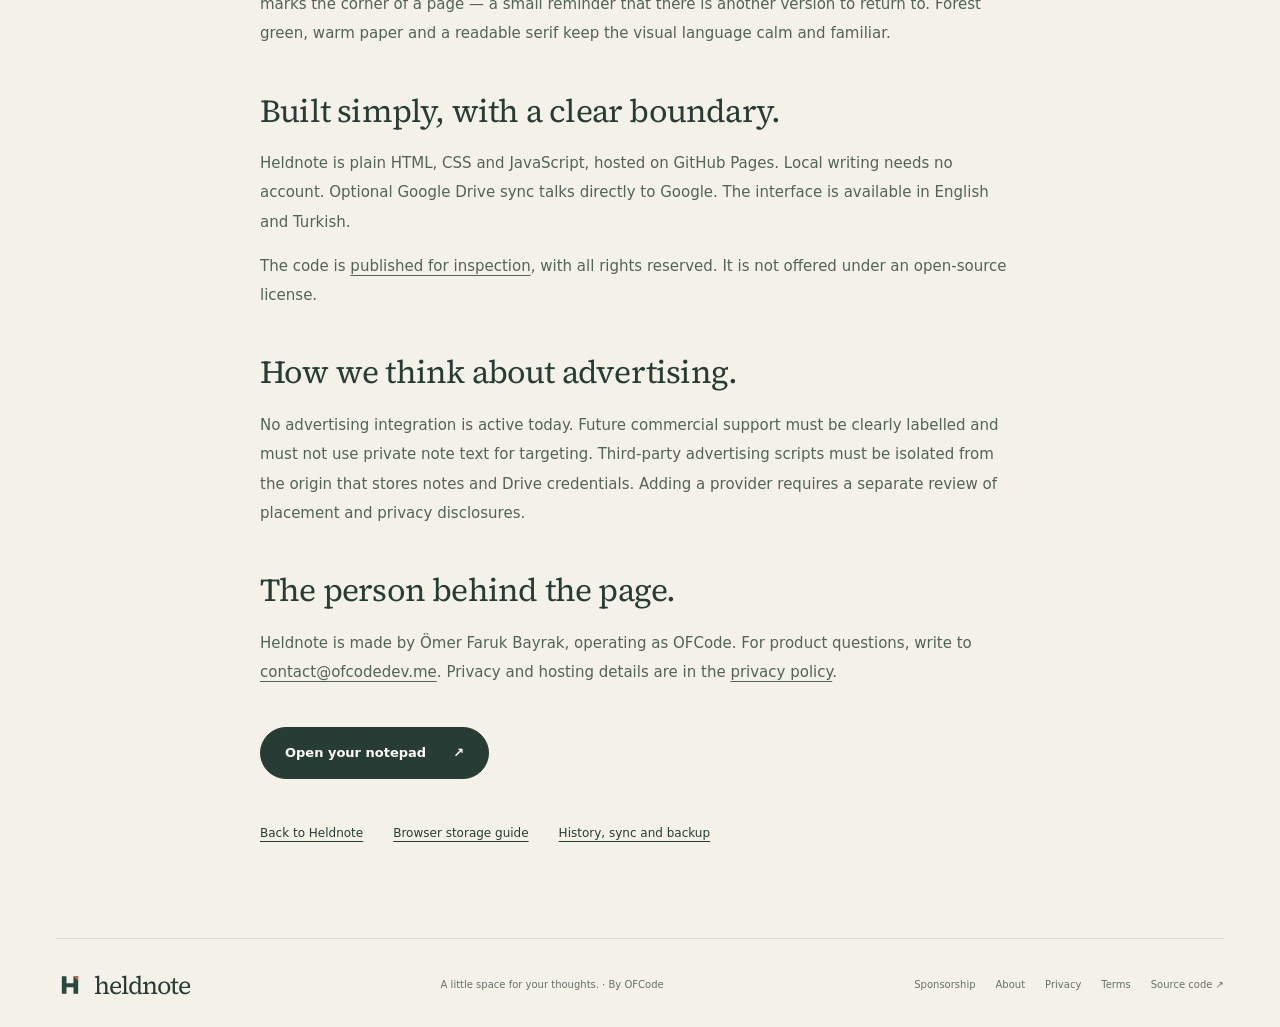
<file: about.html>
<!doctype html>
<html lang="en">
<head>
<meta charset="utf-8">
<meta name="viewport" content="width=device-width, initial-scale=1">
<title>A small place for thoughts in progress. — Heldnote</title>
<meta name="description" content="Heldnote is a local-first browser notepad by OFCode. Its purpose is simple: make it easy to begin writing, change your mind, and return to earlier work.">
<link rel="canonical" href="https://heldnote.app/about">
<meta name="robots" content="index,follow,max-image-preview:large">
<meta name="theme-color" content="#F4F1E9">
<link rel="icon" type="image/svg+xml" href="/logo.svg">
<link rel="icon" type="image/png" sizes="32x32" href="/icon-32.png">
<link rel="apple-touch-icon" href="/icon-180.png">
<link rel="manifest" href="/manifest.webmanifest">
<link rel="preload" href="/fonts/source-serif-4-latin.woff2" as="font" type="font/woff2" crossorigin>
<link rel="stylesheet" href="/public.css">
<meta property="og:type" content="website">
<meta property="og:site_name" content="Heldnote">
<meta property="og:title" content="A small place for thoughts in progress. — Heldnote">
<meta property="og:description" content="Heldnote is a local-first browser notepad by OFCode. Its purpose is simple: make it easy to begin writing, change your mind, and return to earlier work.">
<meta property="og:url" content="https://heldnote.app/about">
<meta property="og:locale" content="en_US">
<meta property="og:image" content="https://heldnote.app/social-card.png">
<meta property="og:image:width" content="1200">
<meta property="og:image:height" content="630">
<meta property="og:image:alt" content="Heldnote — a little space for your thoughts.">
<meta name="twitter:card" content="summary_large_image">
<meta name="twitter:image" content="https://heldnote.app/social-card.png">

<script type="application/ld+json">{"@context": "https://schema.org", "@type": "Article", "headline": "A small place for thoughts in progress.", "description": "Heldnote is a local-first browser notepad by OFCode. Its purpose is simple: make it easy to begin writing, change your mind, and return to earlier work.", "mainEntityOfPage": "https://heldnote.app/about", "image": "https://heldnote.app/social-card.png", "datePublished": "2026-10-24", "dateModified": "2026-10-24", "inLanguage": "en", "author": {"@type": "Person", "name": "Ömer Faruk Bayrak", "url": "https://github.com/OFCode-dev"}, "publisher": {"@type": "Organization", "name": "OFCode", "url": "https://github.com/OFCode-dev"}}</script>
</head><body><a class="skip" href="#main">Skip to content</a>
<header class="site-header wrap">
  <a class="wordmark" href="/" aria-label="Heldnote home"><img src="/logo.svg" width="37" height="37" alt="">heldnote</a>
  <nav class="nav" aria-label="Main navigation">
    <a class="nav-secondary" href="/#how-it-works">How it works</a>
    <a class="nav-secondary" href="/about">Our story</a>
    <a class="language" href="/tr/" lang="tr" hreflang="tr">TR</a>
    <a class="nav-open" href="/app">Open notepad <span aria-hidden="true">↗</span></a>
  </nav>
</header><main id="main" class="wrap"><article class="article"><p class="eyebrow">THE HELDNOTE IDEA</p><h1>A small place for thoughts in progress.</h1><p class="intro">Heldnote is a local-first browser notepad by OFCode. Its purpose is simple: make it easy to begin writing, change your mind, and return to earlier work.</p><p class="byline">By Ömer Faruk Bayrak / OFCode · Updated <time datetime="2026-10-24">24 October 2026</time></p><div class="brand-specimen"><img src="/logo.svg" width="100" height="100" alt="Heldnote’s folded H logo"><span class="wordmark">heldnote</span></div>
<h2>Writing should begin before setup.</h2><p>A quick thought should not need a workspace, a team, or an account. Heldnote starts with a plain writing surface, separate notes and local saving. The tools stay close enough to help, and quiet enough to let you think.</p>
<h2>Your first draft deserves a way back.</h2><p>Writing changes as you understand an idea. Version history is part of the notepad itself: a way to revisit a sentence, recover a detail and try again. Restoring an earlier version keeps the text you replace in history too.</p>
<h2>Trust comes from being specific.</h2><p>We say where the notes live: in this browser, on this device. We distinguish a successful save from the browser’s promise to retain data. We explain that history has limits, sync carries changes, and an exported backup is worth keeping.</p><p>Heldnote’s intention is to reduce accidental text loss. It is not a promise that a browser, device or cloud provider can never fail. Read <a href="/guides/browser-note-storage">how storage works</a> before trusting any browser with your only copy.</p>
<h2>A mark for holding onto a thought.</h2><p>The folded H brings two upright strokes together around a small shared space. A terracotta fold marks the corner of a page — a small reminder that there is another version to return to. Forest green, warm paper and a readable serif keep the visual language calm and familiar.</p>
<h2>Built simply, with a clear boundary.</h2><p>Heldnote is plain HTML, CSS and JavaScript, hosted on GitHub Pages. Local writing needs no account. Optional Google Drive sync talks directly to Google. The interface is available in English and Turkish.</p><p>The code is <a href="https://github.com/OFCode-dev/heldnote">published for inspection</a>, with all rights reserved. It is not offered under an open-source license.</p>
<h2>How we think about advertising.</h2><p>No advertising integration is active today. Future commercial support must be clearly labelled and must not use private note text for targeting. Third-party advertising scripts must be isolated from the origin that stores notes and Drive credentials. Adding a provider requires a separate review of placement and privacy disclosures.</p>
<h2>The person behind the page.</h2><p>Heldnote is made by Ömer Faruk Bayrak, operating as OFCode. For product questions, write to <a href="mailto:contact@ofcodedev.me">contact@ofcodedev.me</a>. Privacy and hosting details are in the <a href="/privacy">privacy policy</a>.</p><div class="article-cta"><a class="button" href="/app">Open your notepad <span aria-hidden="true">↗</span></a></div><nav aria-label="Related pages"><a href="/">Back to Heldnote</a><a href="/guides/browser-note-storage">Browser storage guide</a><a href="/guides/history-sync-backup">History, sync and backup</a></nav></article></main><footer class="site-footer wrap">
  <a class="wordmark" href="/"><img src="/logo.svg" width="28" height="28" alt="">heldnote</a>
  <span>A little space for your thoughts. · By OFCode</span>
  <div class="footer-links"><a href="/sponsorship">Sponsorship</a><a href="/about">About</a><a href="/privacy">Privacy</a><a href="/terms">Terms</a><a href="https://github.com/OFCode-dev/heldnote">Source code <span aria-hidden="true">↗</span></a></div>
</footer></body></html>
</file>
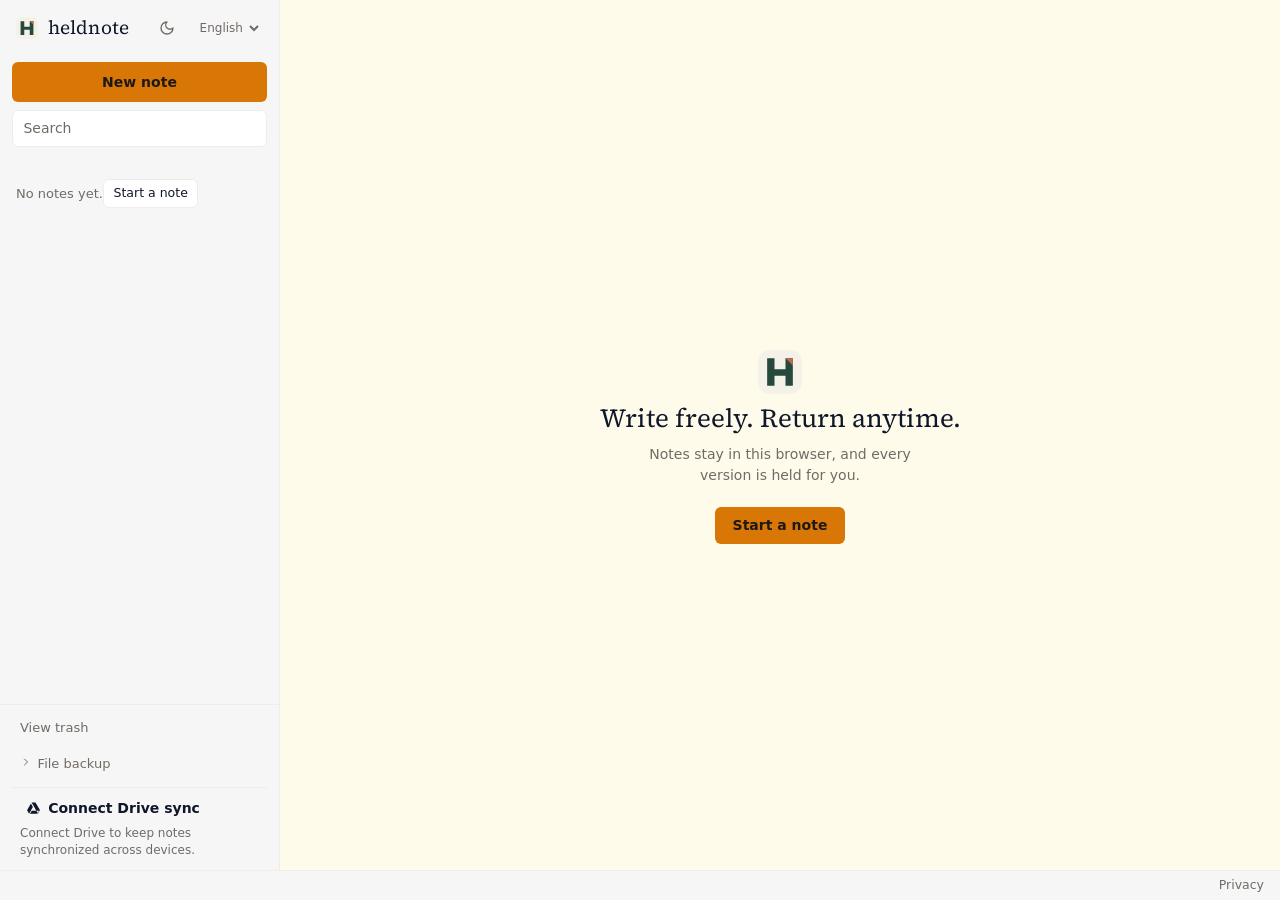
<file: app.html>
<!doctype html>
<html lang="en">
<head>
  <meta charset="utf-8">
  <meta name="viewport" content="width=device-width, initial-scale=1">
  <title>Your notepad — Heldnote</title>
  <meta name="robots" content="noindex,follow">
  <meta name="description" content="Write locally with autosave and version history. Export a backup or optionally sync through your own Google Drive.">
  <link rel="canonical" href="https://heldnote.app/app">
  <script>
    // Apply the stored theme and writing face before first paint to avoid a
    // flash. editor.js owns the font preference; this only mirrors it early,
    // so a monospace note does not paint in serif and then reflow.
    try {
      const theme = localStorage.getItem('heldnote-theme');
      if (theme === 'dark' || theme === 'light') {
        document.documentElement.dataset.theme = theme;
      }
      if (localStorage.getItem('heldnote-editor-font') === 'mono') {
        document.documentElement.dataset.editorFont = 'mono';
      }
    } catch (e) { /* storage may be blocked; system preference applies */ }
  </script>
  <link rel="preload" href="fonts/source-serif-4-latin.woff2" as="font" type="font/woff2" crossorigin>
  <link rel="stylesheet" href="styles.css">
  <link rel="manifest" href="manifest.webmanifest">
  <link rel="icon" type="image/svg+xml" href="/logo.svg">
  <link rel="icon" type="image/png" sizes="32x32" href="icon-32.png">
  <link rel="apple-touch-icon" href="icon-180.png">
  <meta name="theme-color" content="#FFFBEB" media="(prefers-color-scheme: light)">
  <meta name="theme-color" content="#1C1917" media="(prefers-color-scheme: dark)">
  <meta name="theme-color" content="#FFFBEB">
  <meta property="og:title" content="Heldnote — local-first notes with version history">
  <meta property="og:description" content="Write locally with autosave and version history. Export a backup or optionally sync through your own Google Drive.">
  <meta property="og:url" content="https://heldnote.app/app">
  <meta property="og:image" content="https://heldnote.app/social-card.png">
  <meta property="og:image:alt" content="Heldnote’s folded H mark.">
  <meta property="og:type" content="website">
  <meta property="og:site_name" content="Heldnote">
  <meta property="og:locale" content="en">
  <meta property="og:locale:alternate" content="tr">
  <meta name="twitter:card" content="summary_large_image">
  <meta name="twitter:title" content="Heldnote — local-first notes with version history">
  <meta name="twitter:description" content="Write locally with autosave and version history. Export a backup or optionally sync through your own Google Drive.">
  <meta name="twitter:image" content="https://heldnote.app/social-card.png">

</head>
<body>
  <!-- The app shell below is empty until app.js runs, so this document has no
       prose of its own. That is a real gap for anything that reads the page
       without executing scripts — a crawler, an answer engine, a text browser,
       or a visitor with JS disabled, who would otherwise see a blank cream
       page and no explanation. /about carries the full description. -->
  <noscript>
    <div id="noscript-note">
      <h1>Heldnote — local-first notes with version history</h1>
      <p>Heldnote is a browser notepad with local autosave and version history. Notes are stored in your own browser, with no account and no server. It needs JavaScript to run, because the notes live in the browser's IndexedDB storage rather than on a server.</p>
      <p><a href="/about">Read what Heldnote does</a> · <a href="/privacy">Privacy</a> · <a href="/terms">Terms</a> · <a href="https://github.com/OFCode-dev/heldnote">Source on GitHub</a></p>
    </div>
  </noscript>
  <div id="app">
    <div id="app-notices" aria-live="polite"></div>
    <aside id="notes-panel"></aside>
    <main id="editor-panel"></main>
    <aside id="history-panel" hidden></aside>
    <footer id="status-bar">
      <span id="status-revision"></span>
      <span id="status-retention"></span>
      <span id="status-notice" role="status" aria-live="polite" aria-atomic="true" hidden></span>
      <span id="status-counts"></span>
      <!-- The only route from the app itself to the policy. The noscript
           block above serves crawlers; a user with JS never sees it. One
           link, not two: #status-bar is flex-wrap:nowrap from 768px up
           (styles.css @media min-width:768px) and already carries three
           spans, so a second link risks overflow in that single-row band.
           Below 768px the bar wraps freely. /privacy links onward to
           /terms. -->
      <a id="status-legal" href="/privacy">Privacy</a>
      <!-- The save state, for assistive technology only. #status-revision
           cannot carry the live region itself: its visible text ends in a
           timestamp that changes on every flush, so a screen reader would
           re-announce "Saved locally" continuously while someone types. app.js
           writes the bare state phrase here, and only when it changes. Cursor
           position and word count are deliberately never announced. -->
      <span id="status-a11y" class="sr-only" role="status" aria-live="polite" aria-atomic="true"></span>
    </footer>
  </div>
  <script type="module" src="app.js"></script>
</body>
</html>
</file>
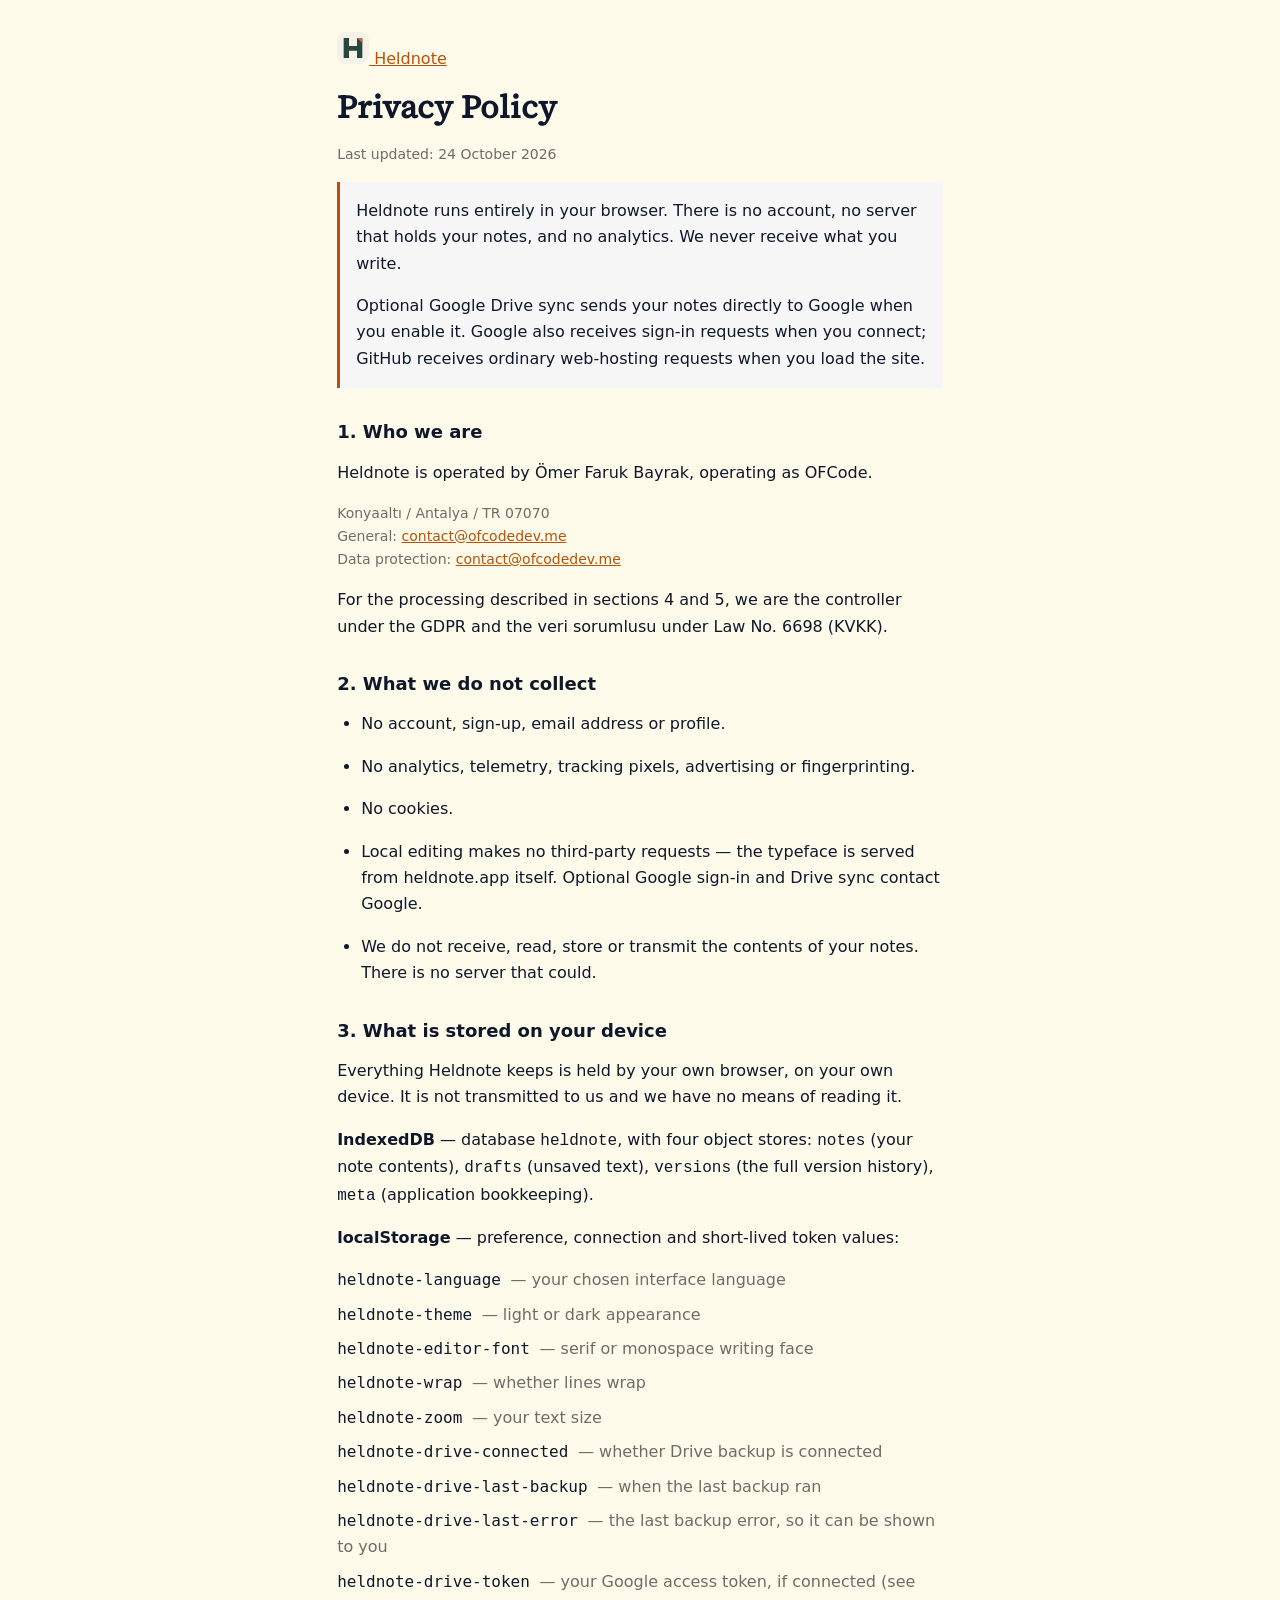
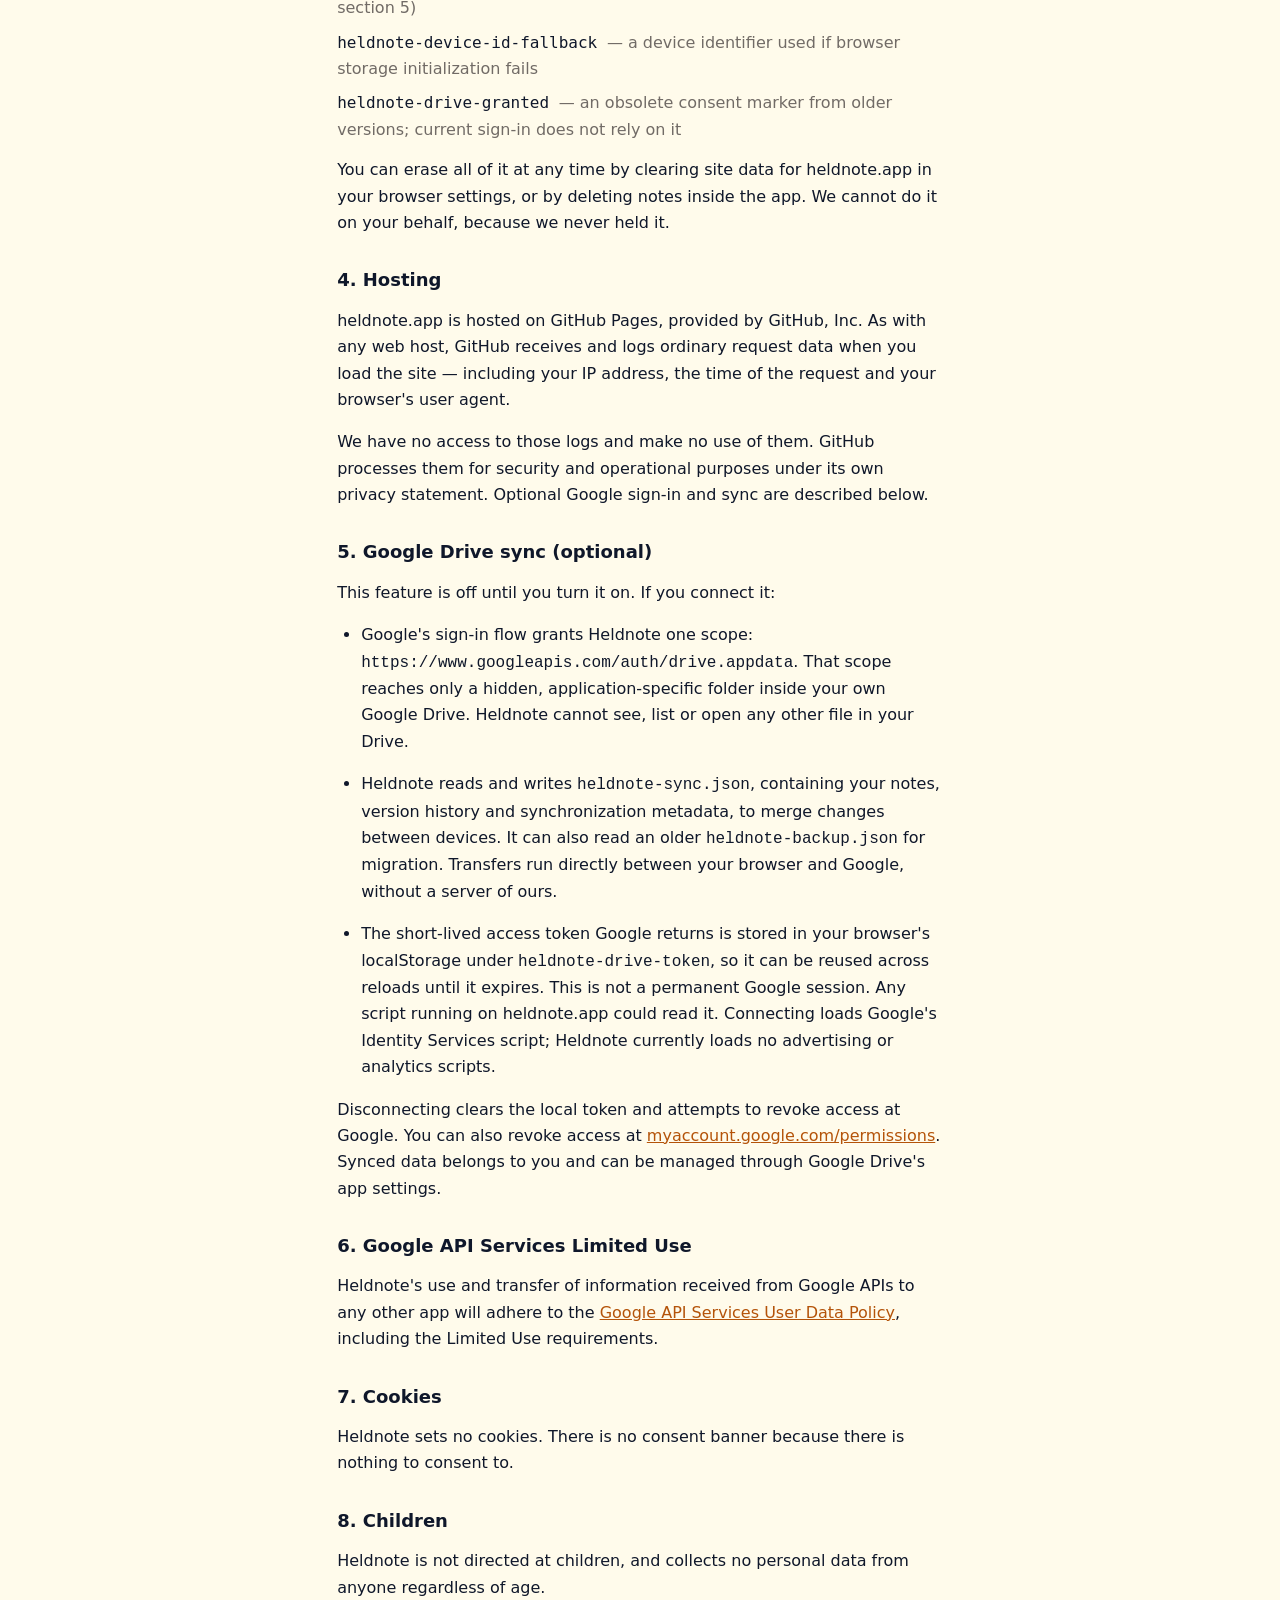
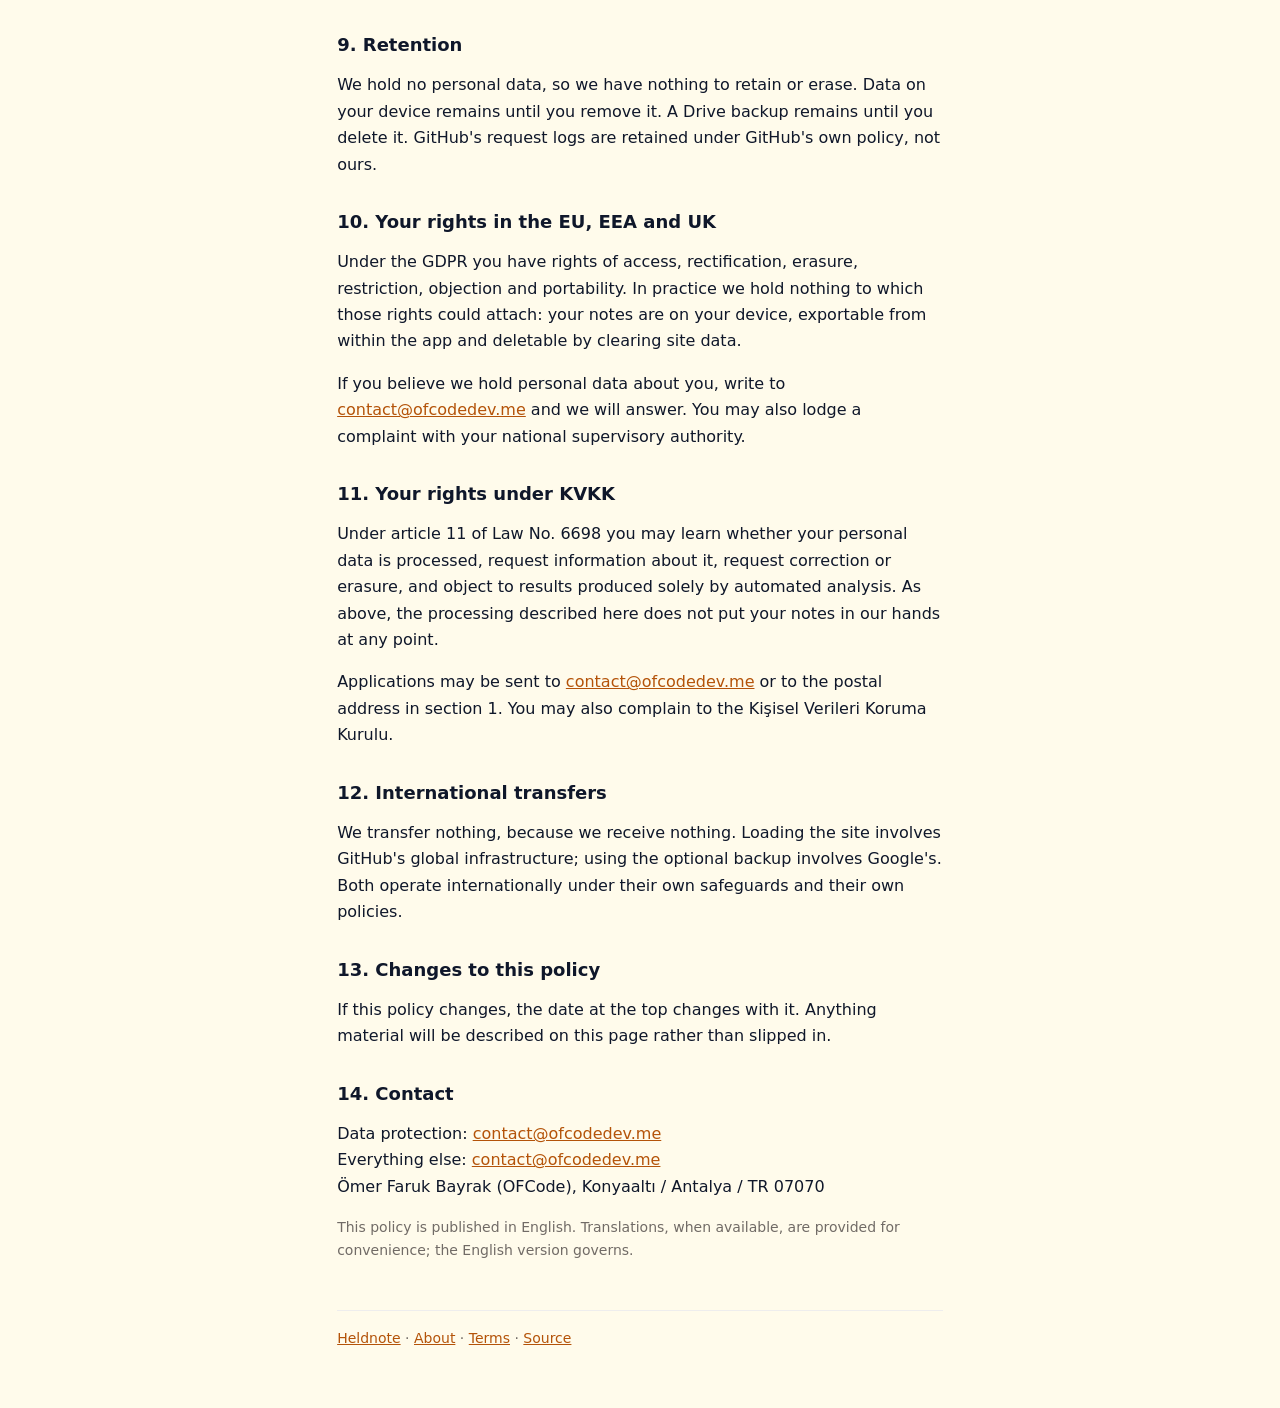
<file: privacy.html>
<!DOCTYPE html>
<html lang="en">
<head>
  <meta charset="utf-8">
  <meta name="viewport" content="width=device-width, initial-scale=1">
  <title>Privacy Policy — Heldnote</title>
  <meta name="description" content="Heldnote runs entirely in your browser. No account, no analytics, no server that stores your notes. What is stored on your device, and the only two ways anything leaves it.">
  <link rel="canonical" href="https://heldnote.app/privacy">
  <link rel="alternate" hreflang="en" href="https://heldnote.app/privacy">
  <link rel="alternate" hreflang="x-default" href="https://heldnote.app/privacy">
  <link rel="icon" type="image/svg+xml" href="/logo.svg">
  <link rel="icon" type="image/png" sizes="32x32" href="/icon-32.png">
  <link rel="stylesheet" href="/styles.css">
  <script>
    // Mirror index.html's bootstrap: apply the stored theme before first paint.
    // These pages load no application code, so without this an explicit choice
    // made in the app is ignored here and the OS preference wins instead.
    // Reads only. The editor font is deliberately not mirrored — prose pages
    // have no editor.
    try {
      const theme = localStorage.getItem('heldnote-theme');
      if (theme === 'dark' || theme === 'light') {
        document.documentElement.dataset.theme = theme;
      }
    } catch (e) { /* storage may be blocked; system preference applies */ }
  </script>
</head>
<body class="legal">
  <main>
    <p><a href="/" aria-label="Heldnote home"><img src="/logo.svg" width="32" height="32" alt=""> Heldnote</a></p>
    <h1>Privacy Policy</h1>
    <p class="legal-updated">Last updated: 24 October 2026</p>

    <div class="legal-summary">
      <p>Heldnote runs entirely in your browser. There is no account, no server that holds your notes, and no analytics. We never receive what you write.</p>
      <p>Optional Google Drive sync sends your notes directly to Google when you enable it. Google also receives sign-in requests when you connect; GitHub receives ordinary web-hosting requests when you load the site.</p>
    </div>

    <h2>1. Who we are</h2>
    <p>Heldnote is operated by Ömer Faruk Bayrak, operating as OFCode.</p>
    <p class="legal-meta">Konyaaltı / Antalya / TR 07070<br>
      General: <a href="mailto:contact@ofcodedev.me">contact@ofcodedev.me</a><br>
      Data protection: <a href="mailto:contact@ofcodedev.me">contact@ofcodedev.me</a></p>
    <p>For the processing described in sections 4 and 5, we are the controller under the GDPR and the veri sorumlusu under Law No. 6698 (KVKK).</p>

    <h2>2. What we do not collect</h2>
    <ul>
      <li>No account, sign-up, email address or profile.</li>
      <li>No analytics, telemetry, tracking pixels, advertising or fingerprinting.</li>
      <li>No cookies.</li>
      <li>Local editing makes no third-party requests — the typeface is served from heldnote.app itself. Optional Google sign-in and Drive sync contact Google.</li>
      <li>We do not receive, read, store or transmit the contents of your notes. There is no server that could.</li>
    </ul>

    <h2>3. What is stored on your device</h2>
    <p>Everything Heldnote keeps is held by your own browser, on your own device. It is not transmitted to us and we have no means of reading it.</p>
    <p><strong>IndexedDB</strong> — database <code>heldnote</code>, with four object stores: <code>notes</code> (your note contents), <code>drafts</code> (unsaved text), <code>versions</code> (the full version history), <code>meta</code> (application bookkeeping).</p>
    <p><strong>localStorage</strong> — preference, connection and short-lived token values:</p>
    <ul class="legal-keys">
      <li>heldnote-language <span>— your chosen interface language</span></li>
      <li>heldnote-theme <span>— light or dark appearance</span></li>
      <li>heldnote-editor-font <span>— serif or monospace writing face</span></li>
      <li>heldnote-wrap <span>— whether lines wrap</span></li>
      <li>heldnote-zoom <span>— your text size</span></li>
      <li>heldnote-drive-connected <span>— whether Drive backup is connected</span></li>
      <li>heldnote-drive-last-backup <span>— when the last backup ran</span></li>
      <li>heldnote-drive-last-error <span>— the last backup error, so it can be shown to you</span></li>
      <li>heldnote-drive-token <span>— your Google access token, if connected (see section 5)</span></li>
      <li>heldnote-device-id-fallback <span>— a device identifier used if browser storage initialization fails</span></li>
      <li>heldnote-drive-granted <span>— an obsolete consent marker from older versions; current sign-in does not rely on it</span></li>
    </ul>
    <p>You can erase all of it at any time by clearing site data for heldnote.app in your browser settings, or by deleting notes inside the app. We cannot do it on your behalf, because we never held it.</p>

    <h2>4. Hosting</h2>
    <p>heldnote.app is hosted on GitHub Pages, provided by GitHub, Inc. As with any web host, GitHub receives and logs ordinary request data when you load the site — including your IP address, the time of the request and your browser's user agent.</p>
    <p>We have no access to those logs and make no use of them. GitHub processes them for security and operational purposes under its own privacy statement. Optional Google sign-in and sync are described below.</p>

    <h2>5. Google Drive sync (optional)</h2>
    <p>This feature is off until you turn it on. If you connect it:</p>
    <ul>
      <li>Google's sign-in flow grants Heldnote one scope: <code>https://www.googleapis.com/auth/drive.appdata</code>. That scope reaches only a hidden, application-specific folder inside your own Google Drive. Heldnote cannot see, list or open any other file in your Drive.</li>
      <li>Heldnote reads and writes <code>heldnote-sync.json</code>, containing your notes, version history and synchronization metadata, to merge changes between devices. It can also read an older <code>heldnote-backup.json</code> for migration. Transfers run directly between your browser and Google, without a server of ours.</li>
      <li>The short-lived access token Google returns is stored in your browser's localStorage under <code>heldnote-drive-token</code>, so it can be reused across reloads until it expires. This is not a permanent Google session. Any script running on heldnote.app could read it. Connecting loads Google's Identity Services script; Heldnote currently loads no advertising or analytics scripts.</li>
    </ul>
    <p>Disconnecting clears the local token and attempts to revoke access at Google. You can also revoke access at <a href="https://myaccount.google.com/permissions">myaccount.google.com/permissions</a>. Synced data belongs to you and can be managed through Google Drive's app settings.</p>

    <h2>6. Google API Services Limited Use</h2>
    <p>Heldnote's use and transfer of information received from Google APIs to any other app will adhere to the <a href="https://developers.google.com/terms/api-services-user-data-policy">Google API Services User Data Policy</a>, including the Limited Use requirements.</p>

    <h2>7. Cookies</h2>
    <p>Heldnote sets no cookies. There is no consent banner because there is nothing to consent to.</p>

    <h2>8. Children</h2>
    <p>Heldnote is not directed at children, and collects no personal data from anyone regardless of age.</p>

    <h2>9. Retention</h2>
    <p>We hold no personal data, so we have nothing to retain or erase. Data on your device remains until you remove it. A Drive backup remains until you delete it. GitHub's request logs are retained under GitHub's own policy, not ours.</p>

    <h2>10. Your rights in the EU, EEA and UK</h2>
    <p>Under the GDPR you have rights of access, rectification, erasure, restriction, objection and portability. In practice we hold nothing to which those rights could attach: your notes are on your device, exportable from within the app and deletable by clearing site data.</p>
    <p>If you believe we hold personal data about you, write to <a href="mailto:contact@ofcodedev.me">contact@ofcodedev.me</a> and we will answer. You may also lodge a complaint with your national supervisory authority.</p>

    <h2>11. Your rights under KVKK</h2>
    <p>Under article 11 of Law No. 6698 you may learn whether your personal data is processed, request information about it, request correction or erasure, and object to results produced solely by automated analysis. As above, the processing described here does not put your notes in our hands at any point.</p>
    <p>Applications may be sent to <a href="mailto:contact@ofcodedev.me">contact@ofcodedev.me</a> or to the postal address in section 1. You may also complain to the Kişisel Verileri Koruma Kurulu.</p>

    <h2>12. International transfers</h2>
    <p>We transfer nothing, because we receive nothing. Loading the site involves GitHub's global infrastructure; using the optional backup involves Google's. Both operate internationally under their own safeguards and their own policies.</p>

    <h2>13. Changes to this policy</h2>
    <p>If this policy changes, the date at the top changes with it. Anything material will be described on this page rather than slipped in.</p>

    <h2>14. Contact</h2>
    <p>Data protection: <a href="mailto:contact@ofcodedev.me">contact@ofcodedev.me</a><br>
      Everything else: <a href="mailto:contact@ofcodedev.me">contact@ofcodedev.me</a><br>
      Ömer Faruk Bayrak (OFCode), Konyaaltı / Antalya / TR 07070</p>

    <p class="legal-meta">This policy is published in English. Translations, when available, are provided for convenience; the English version governs.</p>

    <div class="legal-footer">
      <a href="/">Heldnote</a> · <a href="/about">About</a> · <a href="/terms">Terms</a> · <a href="https://github.com/OFCode-dev/heldnote">Source</a>
    </div>
  </main>
</body>
</html>
</file>
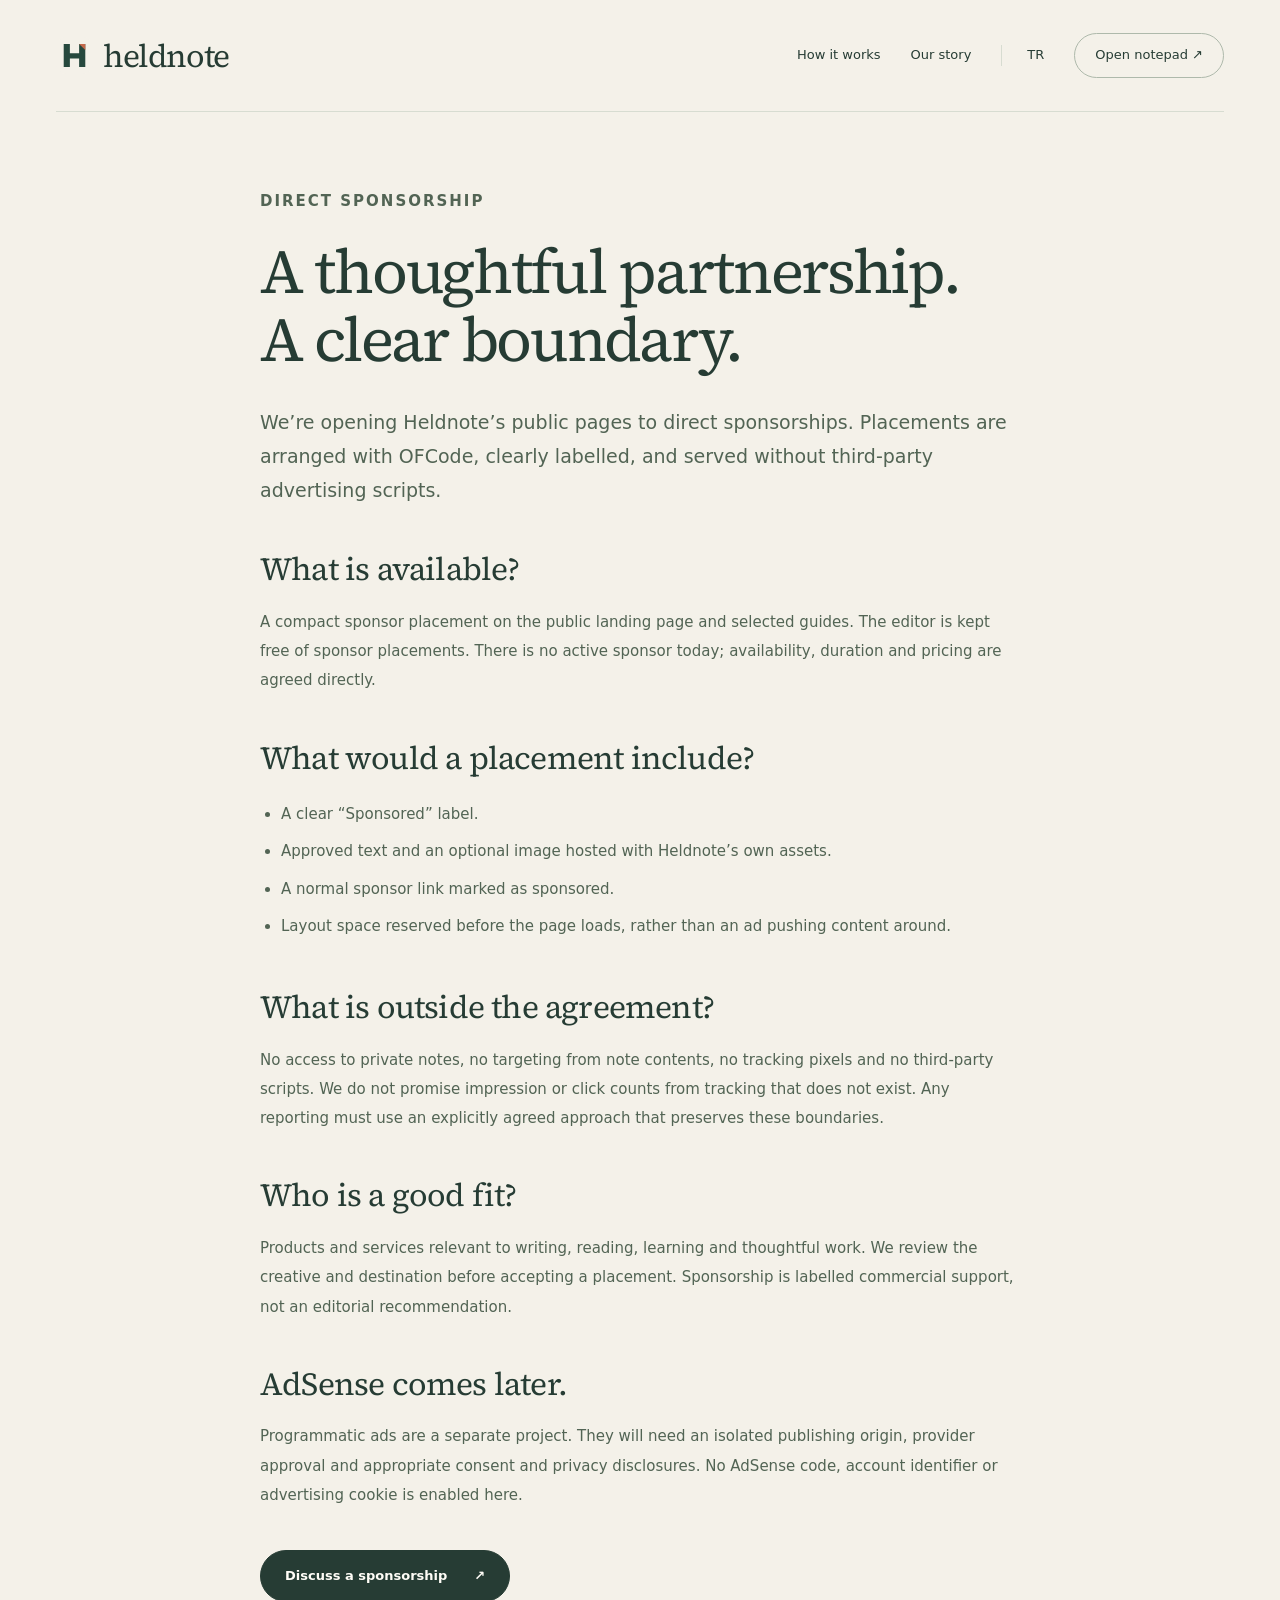
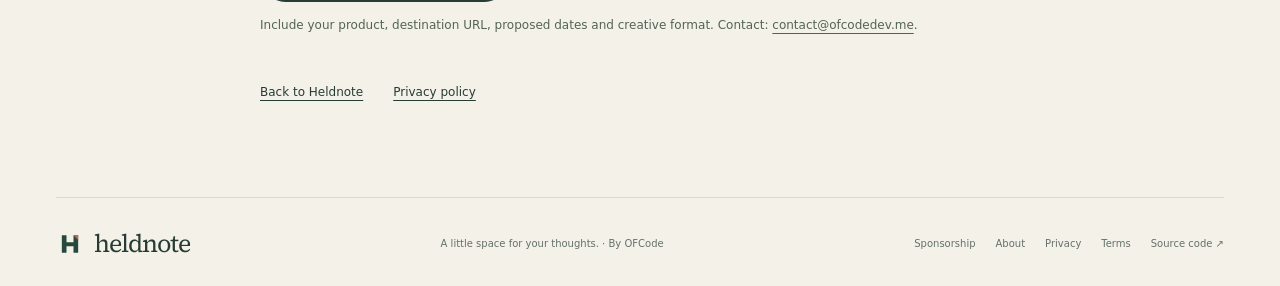
<file: sponsorship.html>
<!doctype html>
<html lang="en">
<head>
<meta charset="utf-8">
<meta name="viewport" content="width=device-width, initial-scale=1">
<title>Sponsor Heldnote — Direct, Script-Free Partnerships</title>
<meta name="description" content="Explore direct sponsorship on Heldnote’s public pages. Clearly labelled placements, self-hosted creatives and no access to private notes.">
<link rel="canonical" href="https://heldnote.app/sponsorship">
<meta name="robots" content="index,follow,max-image-preview:large">
<meta name="theme-color" content="#F4F1E9">
<link rel="icon" type="image/svg+xml" href="/logo.svg">
<link rel="icon" type="image/png" sizes="32x32" href="/icon-32.png">
<link rel="apple-touch-icon" href="/icon-180.png">
<link rel="manifest" href="/manifest.webmanifest">
<link rel="preload" href="/fonts/source-serif-4-latin.woff2" as="font" type="font/woff2" crossorigin>
<link rel="stylesheet" href="/public.css">
<meta property="og:type" content="website">
<meta property="og:site_name" content="Heldnote">
<meta property="og:title" content="Sponsor Heldnote — Direct, Script-Free Partnerships">
<meta property="og:description" content="Explore direct sponsorship on Heldnote’s public pages. Clearly labelled placements, self-hosted creatives and no access to private notes.">
<meta property="og:url" content="https://heldnote.app/sponsorship">
<meta property="og:locale" content="en_US">
<meta property="og:image" content="https://heldnote.app/social-card.png">
<meta property="og:image:width" content="1200">
<meta property="og:image:height" content="630">
<meta property="og:image:alt" content="Heldnote — a little space for your thoughts.">
<meta name="twitter:card" content="summary_large_image">
<meta name="twitter:image" content="https://heldnote.app/social-card.png">

<script type="application/ld+json">{"@context": "https://schema.org", "@type": "WebPage", "name": "Sponsor Heldnote", "url": "https://heldnote.app/sponsorship"}</script>
</head><body><a class="skip" href="#main">Skip to content</a>
<header class="site-header wrap">
  <a class="wordmark" href="/" aria-label="Heldnote home"><img src="/logo.svg" width="37" height="37" alt="">heldnote</a>
  <nav class="nav" aria-label="Main navigation">
    <a class="nav-secondary" href="/#how-it-works">How it works</a>
    <a class="nav-secondary" href="/about">Our story</a>
    <a class="language" href="/tr/" lang="tr" hreflang="tr">TR</a>
    <a class="nav-open" href="/app">Open notepad <span aria-hidden="true">↗</span></a>
  </nav>
</header><main id="main" class="wrap"><article class="article"><p class="eyebrow">DIRECT SPONSORSHIP</p><h1>A thoughtful partnership.<br>A clear boundary.</h1><p class="intro">We’re opening Heldnote’s public pages to direct sponsorships. Placements are arranged with OFCode, clearly labelled, and served without third-party advertising scripts.</p><h2>What is available?</h2><p>A compact sponsor placement on the public landing page and selected guides. The editor is kept free of sponsor placements. There is no active sponsor today; availability, duration and pricing are agreed directly.</p><h2>What would a placement include?</h2><ul><li>A clear “Sponsored” label.</li><li>Approved text and an optional image hosted with Heldnote’s own assets.</li><li>A normal sponsor link marked as sponsored.</li><li>Layout space reserved before the page loads, rather than an ad pushing content around.</li></ul><h2>What is outside the agreement?</h2><p>No access to private notes, no targeting from note contents, no tracking pixels and no third-party scripts. We do not promise impression or click counts from tracking that does not exist. Any reporting must use an explicitly agreed approach that preserves these boundaries.</p><h2>Who is a good fit?</h2><p>Products and services relevant to writing, reading, learning and thoughtful work. We review the creative and destination before accepting a placement. Sponsorship is labelled commercial support, not an editorial recommendation.</p><h2>AdSense comes later.</h2><p>Programmatic ads are a separate project. They will need an isolated publishing origin, provider approval and appropriate consent and privacy disclosures. No AdSense code, account identifier or advertising cookie is enabled here.</p><div class="article-cta"><a class="button" href="mailto:contact@ofcodedev.me?subject=Heldnote%20sponsorship">Discuss a sponsorship <span aria-hidden="true">↗</span></a></div><p class="source-list">Include your product, destination URL, proposed dates and creative format. Contact: <a href="mailto:contact@ofcodedev.me">contact@ofcodedev.me</a>.</p><nav aria-label="Related pages"><a href="/">Back to Heldnote</a><a href="/privacy">Privacy policy</a></nav></article></main><footer class="site-footer wrap">
  <a class="wordmark" href="/"><img src="/logo.svg" width="28" height="28" alt="">heldnote</a>
  <span>A little space for your thoughts. · By OFCode</span>
  <div class="footer-links"><a href="/sponsorship">Sponsorship</a><a href="/about">About</a><a href="/privacy">Privacy</a><a href="/terms">Terms</a><a href="https://github.com/OFCode-dev/heldnote">Source code <span aria-hidden="true">↗</span></a></div>
</footer></body></html>
</file>
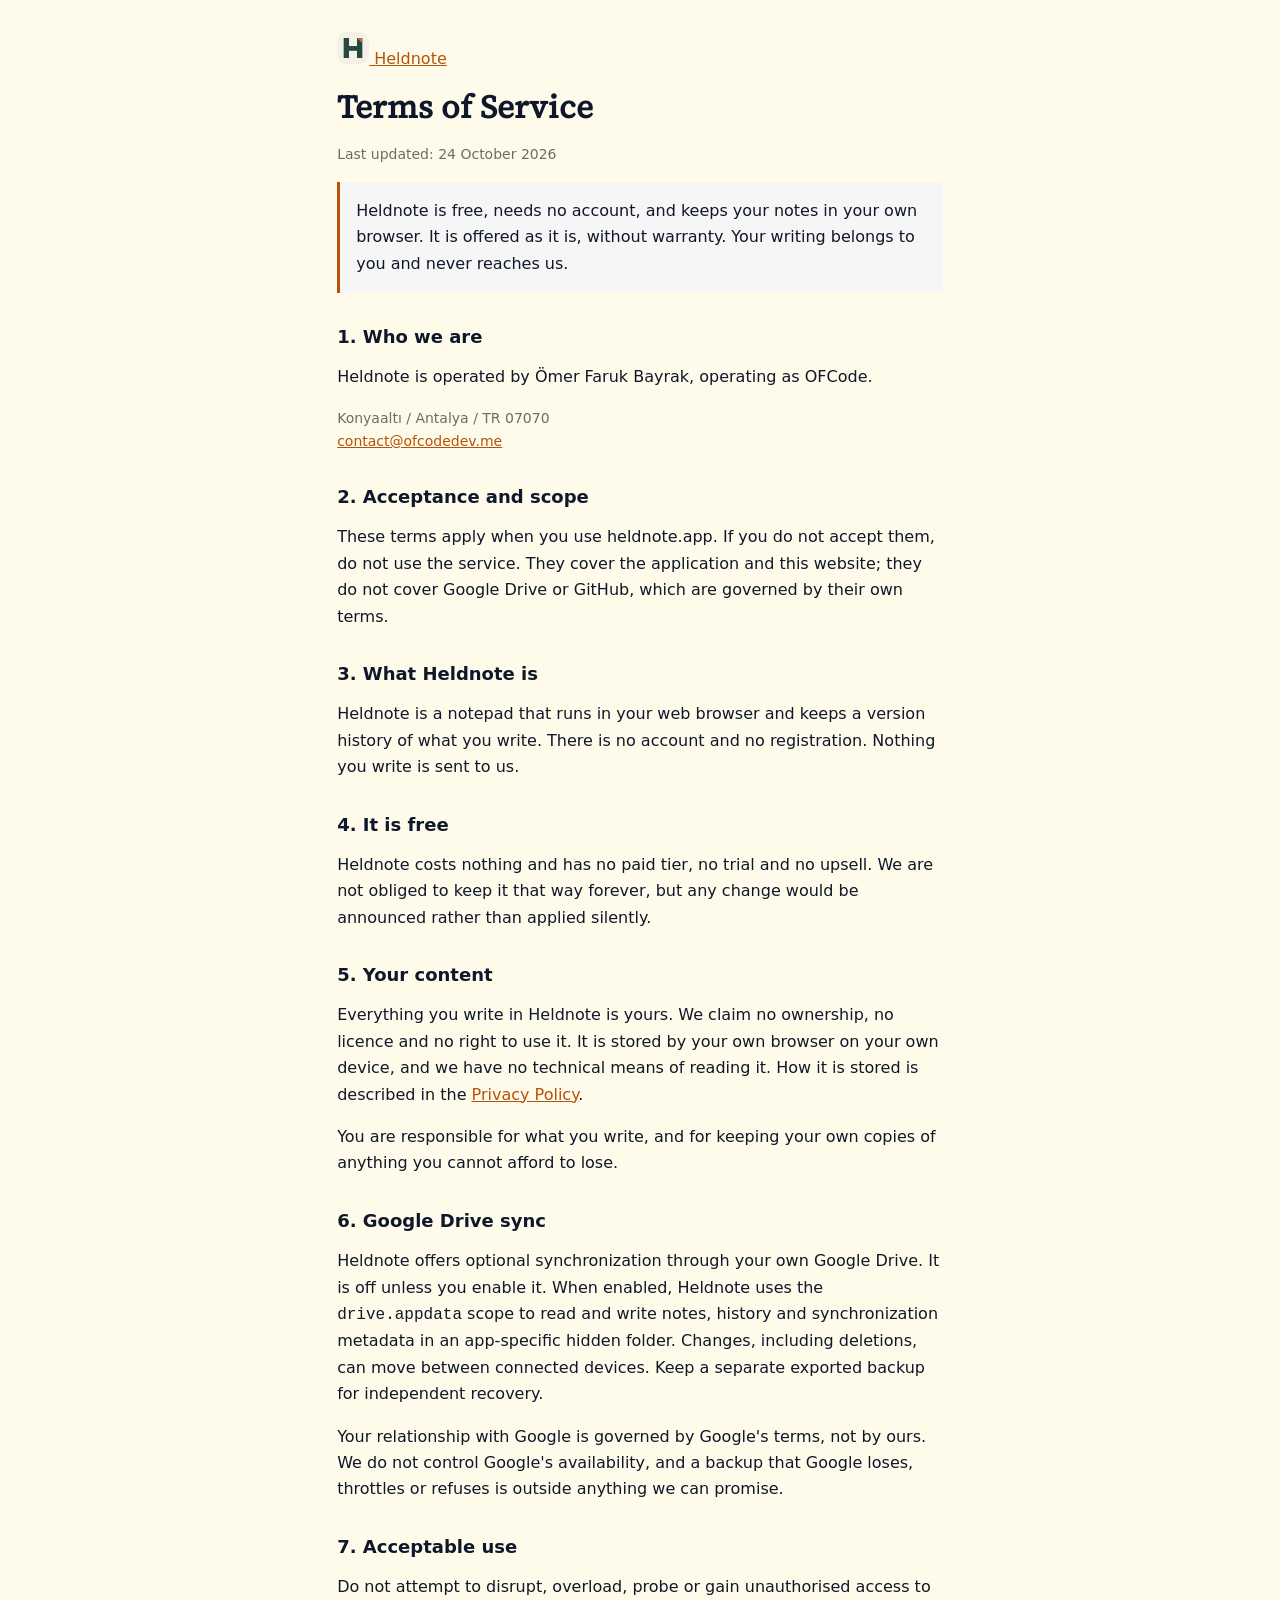
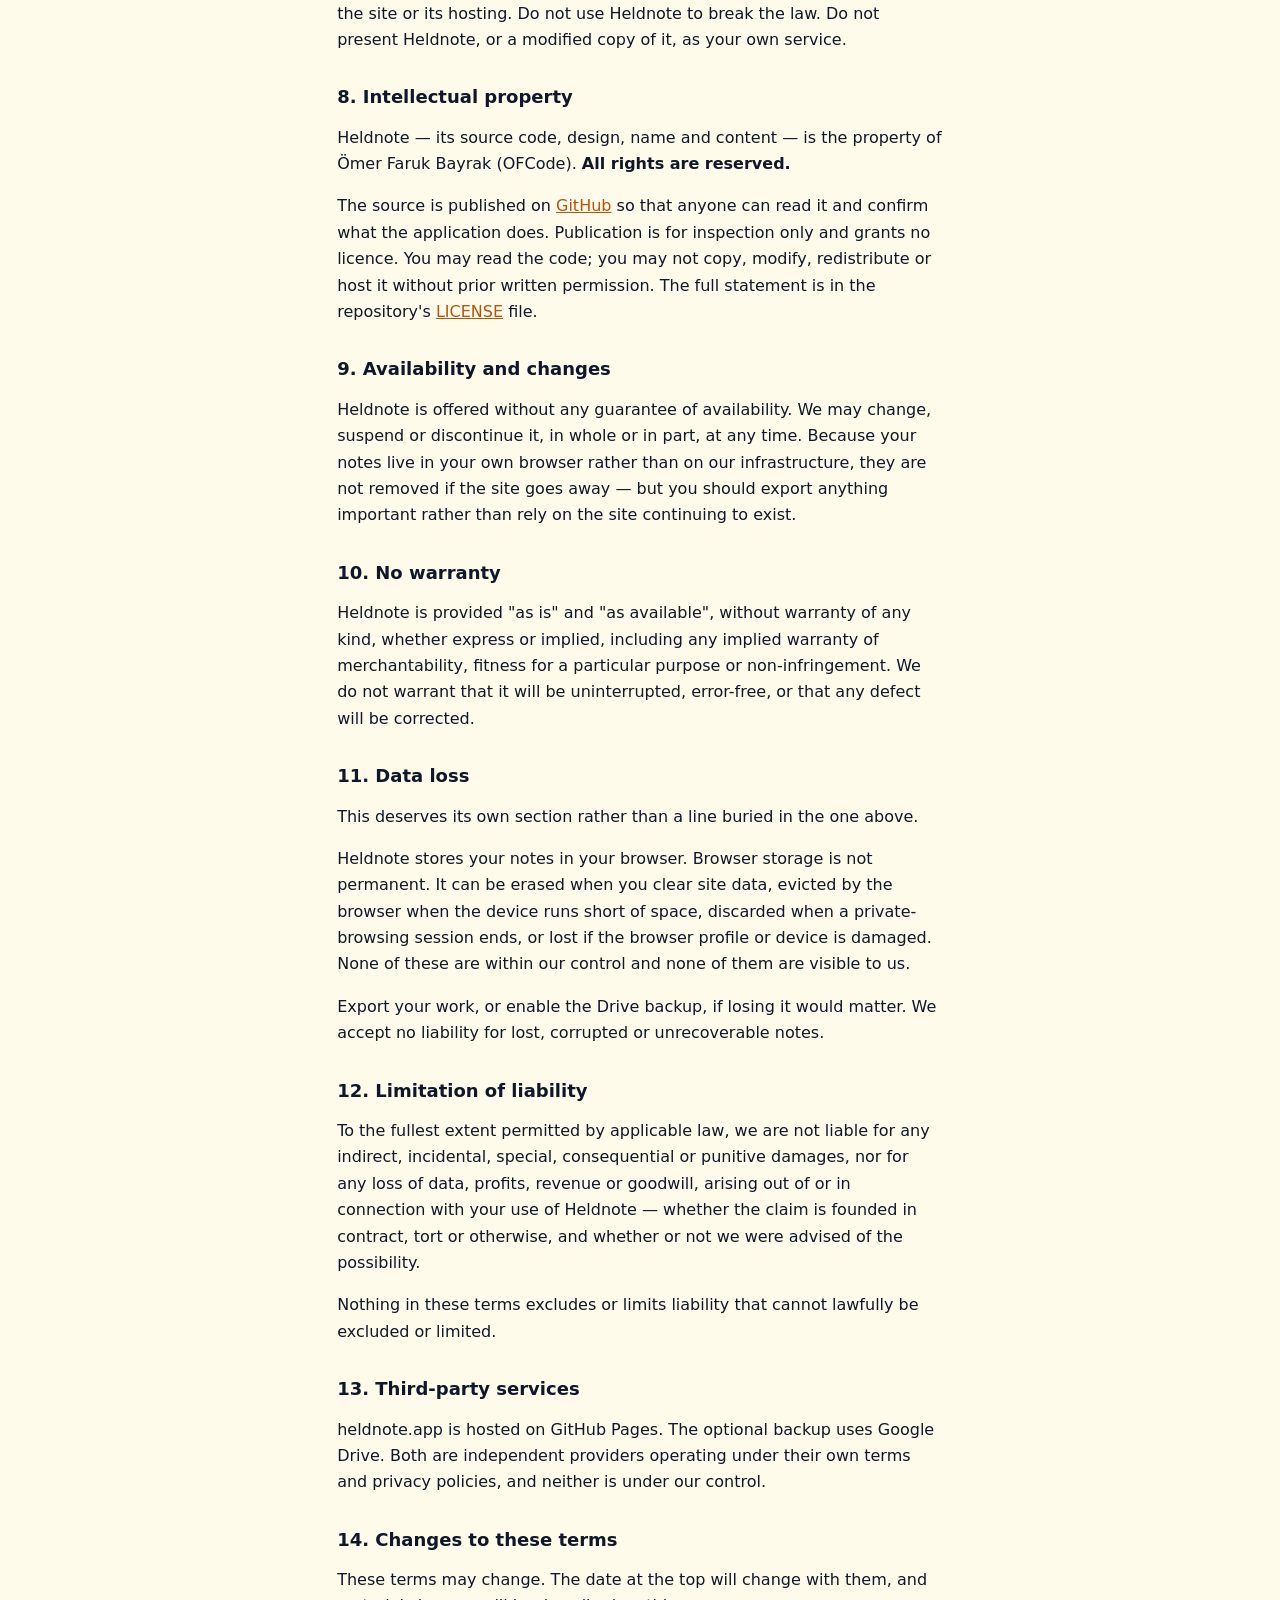
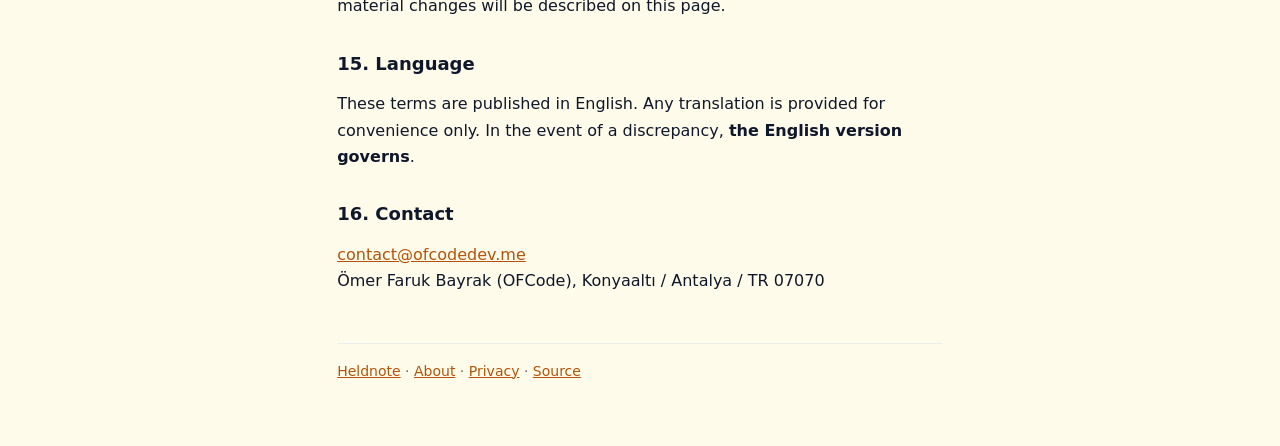
<file: terms.html>
<!DOCTYPE html>
<html lang="en">
<head>
  <meta charset="utf-8">
  <meta name="viewport" content="width=device-width, initial-scale=1">
  <title>Terms of Service — Heldnote</title>
  <meta name="description" content="The terms on which Heldnote is offered: free, no account, provided as is, your notes stay yours and stay on your device.">
  <link rel="canonical" href="https://heldnote.app/terms">
  <link rel="alternate" hreflang="en" href="https://heldnote.app/terms">
  <link rel="alternate" hreflang="x-default" href="https://heldnote.app/terms">
  <link rel="icon" type="image/svg+xml" href="/logo.svg">
  <link rel="icon" type="image/png" sizes="32x32" href="/icon-32.png">
  <link rel="stylesheet" href="/styles.css">
  <script>
    // Mirror index.html's bootstrap: apply the stored theme before first paint.
    // These pages load no application code, so without this an explicit choice
    // made in the app is ignored here and the OS preference wins instead.
    // Reads only. The editor font is deliberately not mirrored — prose pages
    // have no editor.
    try {
      const theme = localStorage.getItem('heldnote-theme');
      if (theme === 'dark' || theme === 'light') {
        document.documentElement.dataset.theme = theme;
      }
    } catch (e) { /* storage may be blocked; system preference applies */ }
  </script>
</head>
<body class="legal">
  <main>
    <p><a href="/" aria-label="Heldnote home"><img src="/logo.svg" width="32" height="32" alt=""> Heldnote</a></p>
    <h1>Terms of Service</h1>
    <p class="legal-updated">Last updated: 24 October 2026</p>

    <div class="legal-summary">
      <p>Heldnote is free, needs no account, and keeps your notes in your own browser. It is offered as it is, without warranty. Your writing belongs to you and never reaches us.</p>
    </div>

    <h2>1. Who we are</h2>
    <p>Heldnote is operated by Ömer Faruk Bayrak, operating as OFCode.</p>
    <p class="legal-meta">Konyaaltı / Antalya / TR 07070<br>
      <a href="mailto:contact@ofcodedev.me">contact@ofcodedev.me</a></p>

    <h2>2. Acceptance and scope</h2>
    <p>These terms apply when you use heldnote.app. If you do not accept them, do not use the service. They cover the application and this website; they do not cover Google Drive or GitHub, which are governed by their own terms.</p>

    <h2>3. What Heldnote is</h2>
    <p>Heldnote is a notepad that runs in your web browser and keeps a version history of what you write. There is no account and no registration. Nothing you write is sent to us.</p>

    <h2>4. It is free</h2>
    <p>Heldnote costs nothing and has no paid tier, no trial and no upsell. We are not obliged to keep it that way forever, but any change would be announced rather than applied silently.</p>

    <h2>5. Your content</h2>
    <p>Everything you write in Heldnote is yours. We claim no ownership, no licence and no right to use it. It is stored by your own browser on your own device, and we have no technical means of reading it. How it is stored is described in the <a href="/privacy">Privacy Policy</a>.</p>
    <p>You are responsible for what you write, and for keeping your own copies of anything you cannot afford to lose.</p>

    <h2>6. Google Drive sync</h2>
    <p>Heldnote offers optional synchronization through your own Google Drive. It is off unless you enable it. When enabled, Heldnote uses the <code>drive.appdata</code> scope to read and write notes, history and synchronization metadata in an app-specific hidden folder. Changes, including deletions, can move between connected devices. Keep a separate exported backup for independent recovery.</p>
    <p>Your relationship with Google is governed by Google's terms, not by ours. We do not control Google's availability, and a backup that Google loses, throttles or refuses is outside anything we can promise.</p>

    <h2>7. Acceptable use</h2>
    <p>Do not attempt to disrupt, overload, probe or gain unauthorised access to the site or its hosting. Do not use Heldnote to break the law. Do not present Heldnote, or a modified copy of it, as your own service.</p>

    <h2>8. Intellectual property</h2>
    <p>Heldnote — its source code, design, name and content — is the property of Ömer Faruk Bayrak (OFCode). <strong>All rights are reserved.</strong></p>
    <p>The source is published on <a href="https://github.com/OFCode-dev/heldnote">GitHub</a> so that anyone can read it and confirm what the application does. Publication is for inspection only and grants no licence. You may read the code; you may not copy, modify, redistribute or host it without prior written permission. The full statement is in the repository's <a href="https://github.com/OFCode-dev/heldnote/blob/main/LICENSE">LICENSE</a> file.</p>

    <h2>9. Availability and changes</h2>
    <p>Heldnote is offered without any guarantee of availability. We may change, suspend or discontinue it, in whole or in part, at any time. Because your notes live in your own browser rather than on our infrastructure, they are not removed if the site goes away — but you should export anything important rather than rely on the site continuing to exist.</p>

    <h2>10. No warranty</h2>
    <p>Heldnote is provided "as is" and "as available", without warranty of any kind, whether express or implied, including any implied warranty of merchantability, fitness for a particular purpose or non-infringement. We do not warrant that it will be uninterrupted, error-free, or that any defect will be corrected.</p>

    <h2>11. Data loss</h2>
    <p>This deserves its own section rather than a line buried in the one above.</p>
    <p>Heldnote stores your notes in your browser. Browser storage is not permanent. It can be erased when you clear site data, evicted by the browser when the device runs short of space, discarded when a private-browsing session ends, or lost if the browser profile or device is damaged. None of these are within our control and none of them are visible to us.</p>
    <p>Export your work, or enable the Drive backup, if losing it would matter. We accept no liability for lost, corrupted or unrecoverable notes.</p>

    <h2>12. Limitation of liability</h2>
    <p>To the fullest extent permitted by applicable law, we are not liable for any indirect, incidental, special, consequential or punitive damages, nor for any loss of data, profits, revenue or goodwill, arising out of or in connection with your use of Heldnote — whether the claim is founded in contract, tort or otherwise, and whether or not we were advised of the possibility.</p>
    <p>Nothing in these terms excludes or limits liability that cannot lawfully be excluded or limited.</p>

    <h2>13. Third-party services</h2>
    <p>heldnote.app is hosted on GitHub Pages. The optional backup uses Google Drive. Both are independent providers operating under their own terms and privacy policies, and neither is under our control.</p>

    <h2>14. Changes to these terms</h2>
    <p>These terms may change. The date at the top will change with them, and material changes will be described on this page.</p>

    <h2>15. Language</h2>
    <p>These terms are published in English. Any translation is provided for convenience only. In the event of a discrepancy, <strong>the English version governs</strong>.</p>

    <h2>16. Contact</h2>
    <p><a href="mailto:contact@ofcodedev.me">contact@ofcodedev.me</a><br>
      Ömer Faruk Bayrak (OFCode), Konyaaltı / Antalya / TR 07070</p>

    <div class="legal-footer">
      <a href="/">Heldnote</a> · <a href="/about">About</a> · <a href="/privacy">Privacy</a> · <a href="https://github.com/OFCode-dev/heldnote">Source</a>
    </div>
  </main>
</body>
</html>
</file>
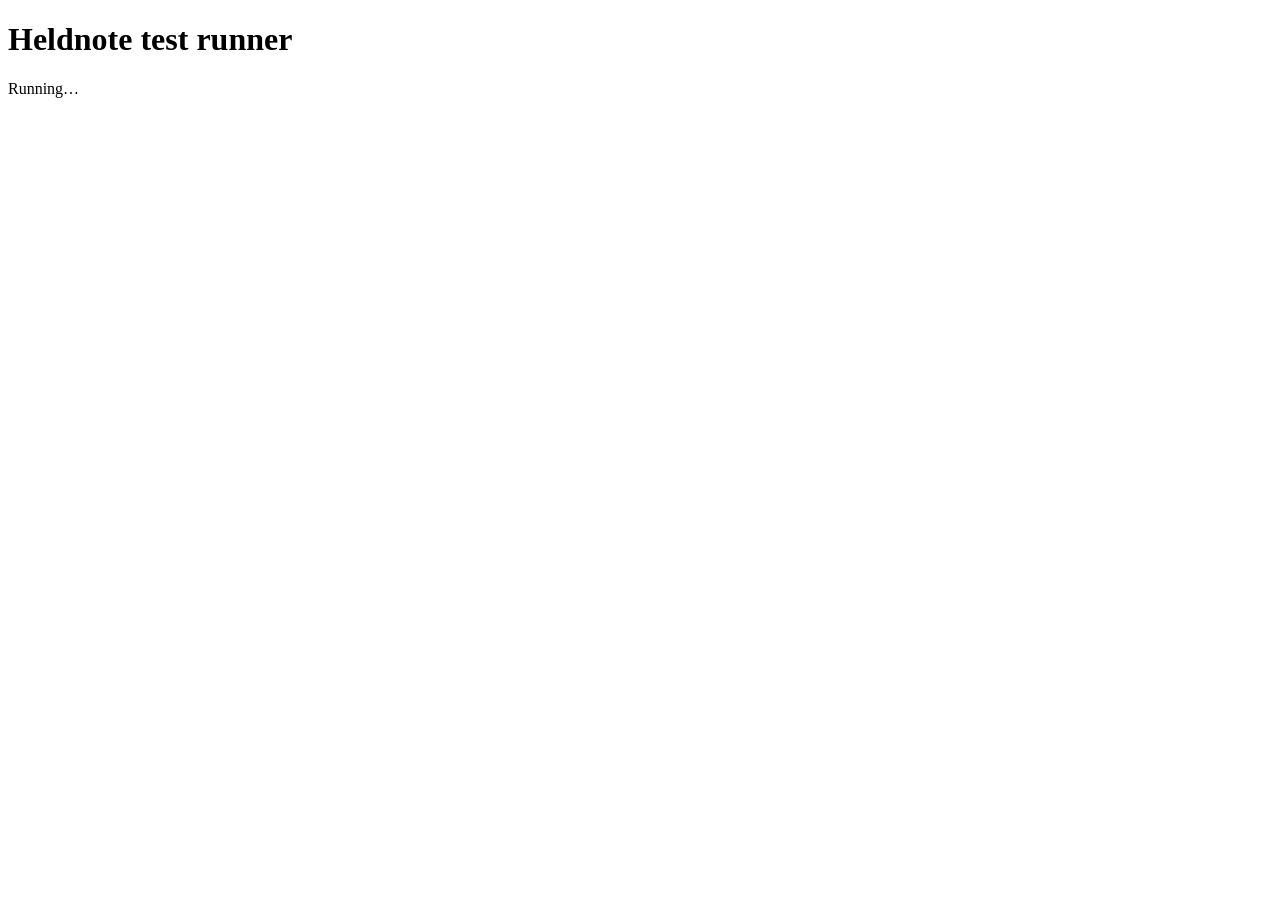
<file: tests.html>
<!doctype html>
<html lang="en">
<head>
  <meta charset="utf-8">
  <meta name="robots" content="noindex,nofollow">
  <title>Heldnote — tests</title>
</head>
<body>
  <h1>Heldnote test runner</h1>
  <div id="results">Running…</div>
  <script type="module">
    import { runTests } from './tests/test-harness.js';
    import './tests/db.test.js';

    import './tests/store.test.js';
    import './tests/sync-engine.test.js';
    import './tests/sync.test.js';
    import './tests/sync-coordinator.test.js';
    import './tests/drive-auth.test.js';
    import './tests/premium-preview.test.js';
    import './tests/organization-compatibility.test.js';
    runTests();
  </script>
</body>
</html>
</file>
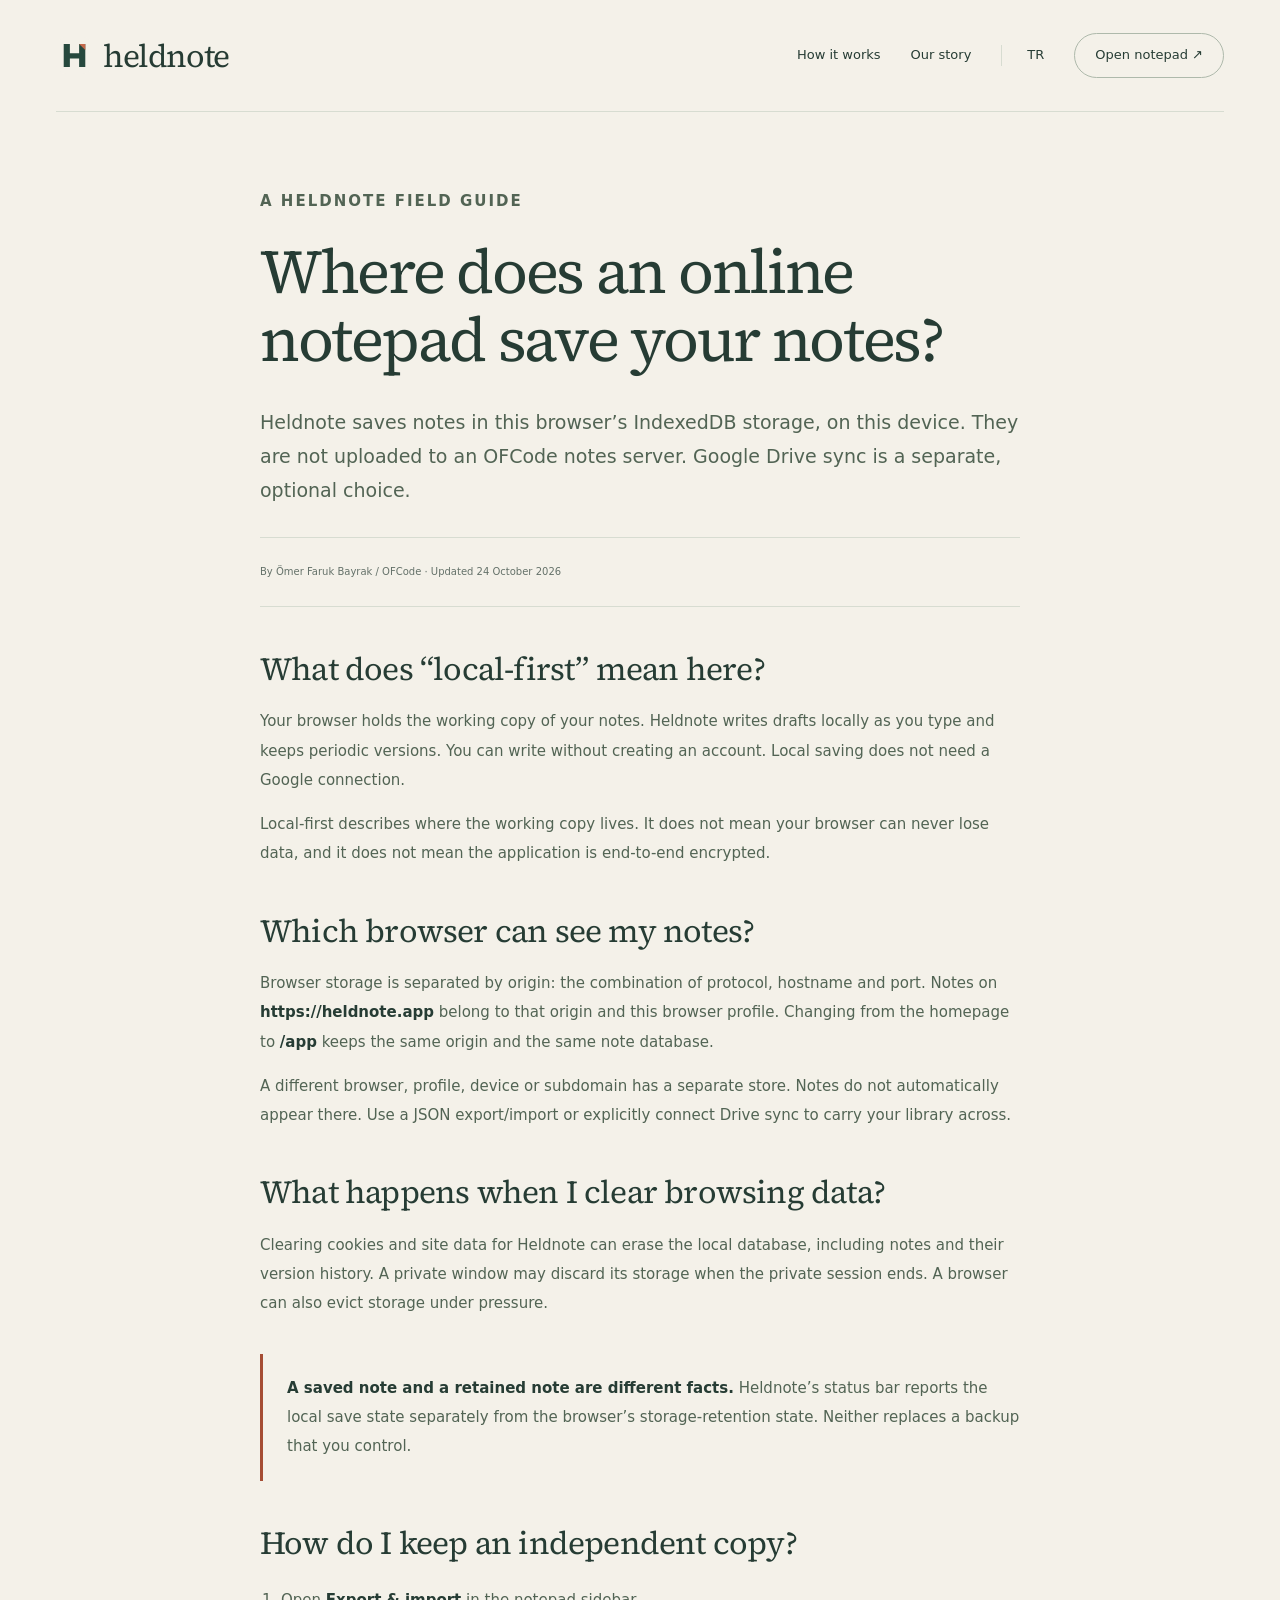
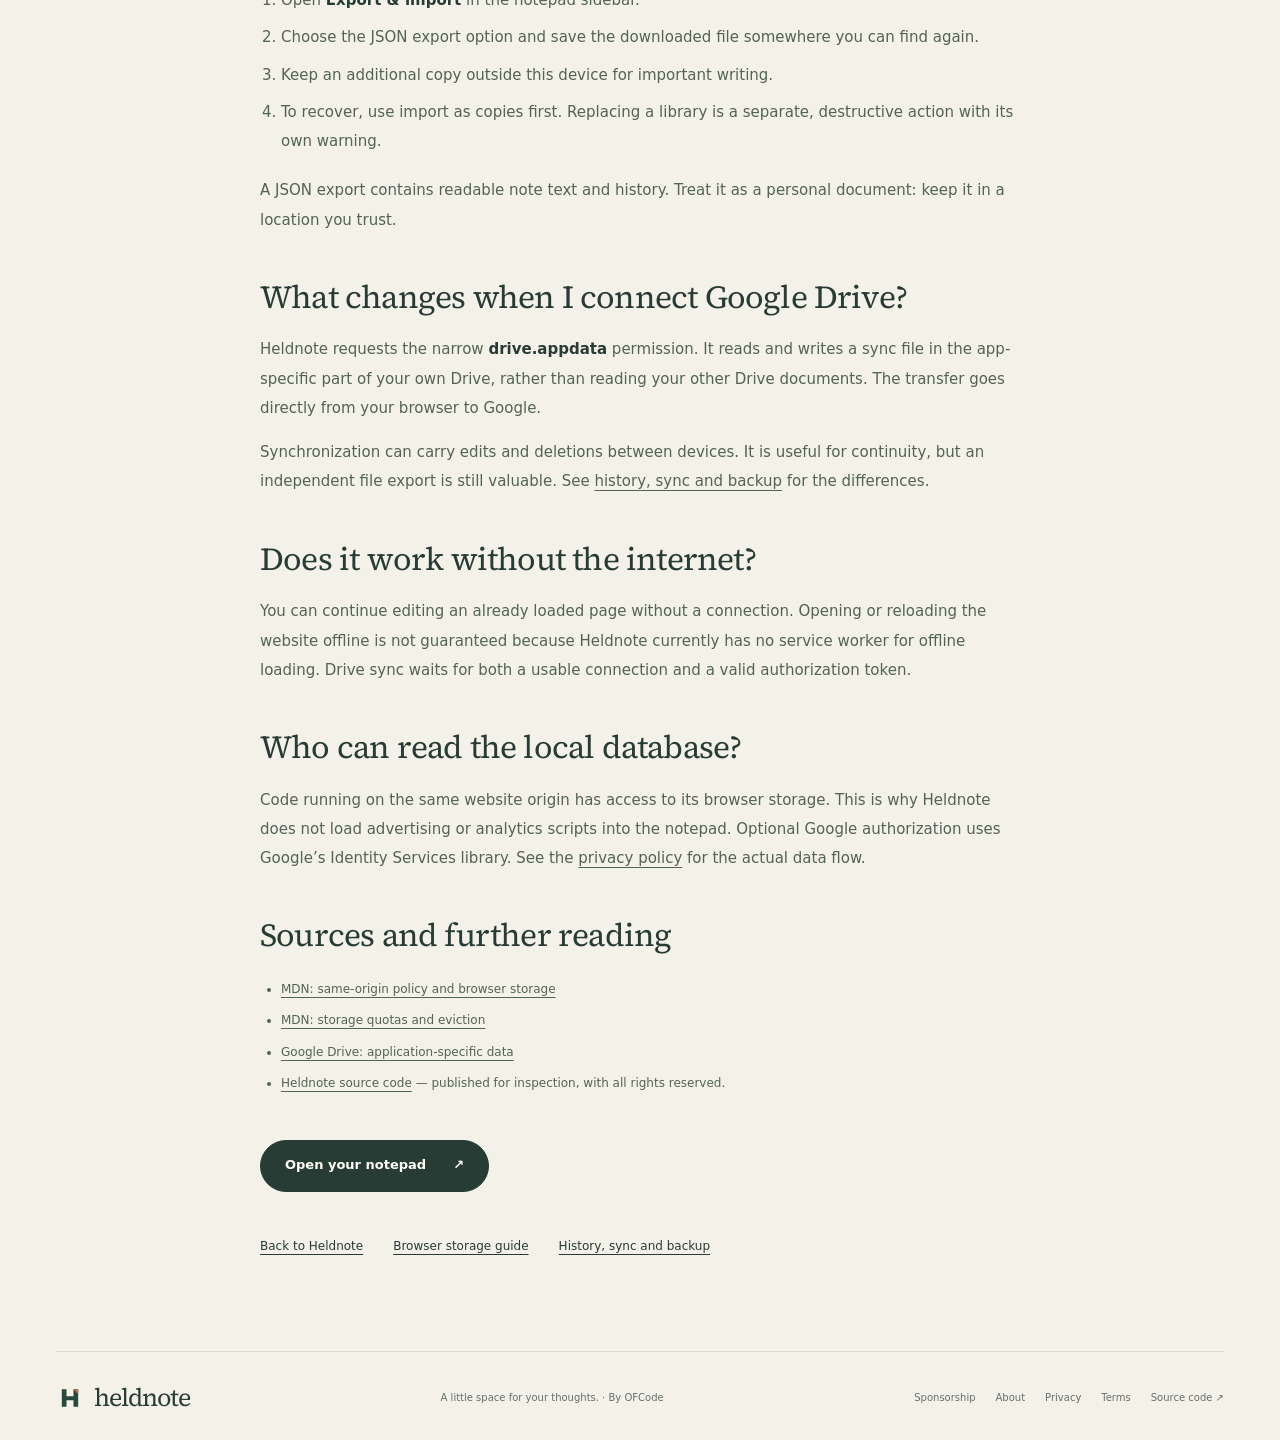
<file: guides/browser-note-storage.html>
<!doctype html>
<html lang="en">
<head>
<meta charset="utf-8">
<meta name="viewport" content="width=device-width, initial-scale=1">
<title>Where does an online notepad save your notes? — Heldnote</title>
<meta name="description" content="Heldnote saves notes in this browser’s IndexedDB storage, on this device. They are not uploaded to an OFCode notes server. Google Drive sync is a separate, optional choice.">
<link rel="canonical" href="https://heldnote.app/guides/browser-note-storage">
<meta name="robots" content="index,follow,max-image-preview:large">
<meta name="theme-color" content="#F4F1E9">
<link rel="icon" type="image/svg+xml" href="/logo.svg">
<link rel="icon" type="image/png" sizes="32x32" href="/icon-32.png">
<link rel="apple-touch-icon" href="/icon-180.png">
<link rel="manifest" href="/manifest.webmanifest">
<link rel="preload" href="/fonts/source-serif-4-latin.woff2" as="font" type="font/woff2" crossorigin>
<link rel="stylesheet" href="/public.css">
<meta property="og:type" content="website">
<meta property="og:site_name" content="Heldnote">
<meta property="og:title" content="Where does an online notepad save your notes? — Heldnote">
<meta property="og:description" content="Heldnote saves notes in this browser’s IndexedDB storage, on this device. They are not uploaded to an OFCode notes server. Google Drive sync is a separate, optional choice.">
<meta property="og:url" content="https://heldnote.app/guides/browser-note-storage">
<meta property="og:locale" content="en_US">
<meta property="og:image" content="https://heldnote.app/social-card.png">
<meta property="og:image:width" content="1200">
<meta property="og:image:height" content="630">
<meta property="og:image:alt" content="Heldnote — a little space for your thoughts.">
<meta name="twitter:card" content="summary_large_image">
<meta name="twitter:image" content="https://heldnote.app/social-card.png">

<script type="application/ld+json">{"@context": "https://schema.org", "@type": "Article", "headline": "Where does an online notepad save your notes?", "description": "Heldnote saves notes in this browser’s IndexedDB storage, on this device. They are not uploaded to an OFCode notes server. Google Drive sync is a separate, optional choice.", "mainEntityOfPage": "https://heldnote.app/guides/browser-note-storage", "image": "https://heldnote.app/social-card.png", "datePublished": "2026-10-24", "dateModified": "2026-10-24", "inLanguage": "en", "author": {"@type": "Person", "name": "Ömer Faruk Bayrak", "url": "https://github.com/OFCode-dev"}, "publisher": {"@type": "Organization", "name": "OFCode", "url": "https://github.com/OFCode-dev"}}</script>
</head><body><a class="skip" href="#main">Skip to content</a>
<header class="site-header wrap">
  <a class="wordmark" href="/" aria-label="Heldnote home"><img src="/logo.svg" width="37" height="37" alt="">heldnote</a>
  <nav class="nav" aria-label="Main navigation">
    <a class="nav-secondary" href="/#how-it-works">How it works</a>
    <a class="nav-secondary" href="/about">Our story</a>
    <a class="language" href="/tr/" lang="tr" hreflang="tr">TR</a>
    <a class="nav-open" href="/app">Open notepad <span aria-hidden="true">↗</span></a>
  </nav>
</header><main id="main" class="wrap"><article class="article"><p class="eyebrow">A HELDNOTE FIELD GUIDE</p><h1>Where does an online notepad save your notes?</h1><p class="intro">Heldnote saves notes in this browser’s IndexedDB storage, on this device. They are not uploaded to an OFCode notes server. Google Drive sync is a separate, optional choice.</p><p class="byline">By Ömer Faruk Bayrak / OFCode · Updated <time datetime="2026-10-24">24 October 2026</time></p><h2>What does “local-first” mean here?</h2>
<p>Your browser holds the working copy of your notes. Heldnote writes drafts locally as you type and keeps periodic versions. You can write without creating an account. Local saving does not need a Google connection.</p>
<p>Local-first describes where the working copy lives. It does not mean your browser can never lose data, and it does not mean the application is end-to-end encrypted.</p>
<h2>Which browser can see my notes?</h2>
<p>Browser storage is separated by origin: the combination of protocol, hostname and port. Notes on <strong>https://heldnote.app</strong> belong to that origin and this browser profile. Changing from the homepage to <strong>/app</strong> keeps the same origin and the same note database.</p>
<p>A different browser, profile, device or subdomain has a separate store. Notes do not automatically appear there. Use a JSON export/import or explicitly connect Drive sync to carry your library across.</p>
<h2>What happens when I clear browsing data?</h2>
<p>Clearing cookies and site data for Heldnote can erase the local database, including notes and their version history. A private window may discard its storage when the private session ends. A browser can also evict storage under pressure.</p>
<div class="callout"><p><strong>A saved note and a retained note are different facts.</strong> Heldnote’s status bar reports the local save state separately from the browser’s storage-retention state. Neither replaces a backup that you control.</p></div>
<h2>How do I keep an independent copy?</h2>
<ol><li>Open <strong>Export &amp; import</strong> in the notepad sidebar.</li><li>Choose the JSON export option and save the downloaded file somewhere you can find again.</li><li>Keep an additional copy outside this device for important writing.</li><li>To recover, use import as copies first. Replacing a library is a separate, destructive action with its own warning.</li></ol>
<p>A JSON export contains readable note text and history. Treat it as a personal document: keep it in a location you trust.</p>
<h2>What changes when I connect Google Drive?</h2>
<p>Heldnote requests the narrow <strong>drive.appdata</strong> permission. It reads and writes a sync file in the app-specific part of your own Drive, rather than reading your other Drive documents. The transfer goes directly from your browser to Google.</p>
<p>Synchronization can carry edits and deletions between devices. It is useful for continuity, but an independent file export is still valuable. See <a href="/guides/history-sync-backup">history, sync and backup</a> for the differences.</p>
<h2>Does it work without the internet?</h2>
<p>You can continue editing an already loaded page without a connection. Opening or reloading the website offline is not guaranteed because Heldnote currently has no service worker for offline loading. Drive sync waits for both a usable connection and a valid authorization token.</p>
<h2>Who can read the local database?</h2>
<p>Code running on the same website origin has access to its browser storage. This is why Heldnote does not load advertising or analytics scripts into the notepad. Optional Google authorization uses Google’s Identity Services library. See the <a href="/privacy">privacy policy</a> for the actual data flow.</p>
<h2>Sources and further reading</h2><ul class="source-list"><li><a href="https://developer.mozilla.org/en-US/docs/Web/Security/Defenses/Same-origin_policy">MDN: same-origin policy and browser storage</a></li><li><a href="https://developer.mozilla.org/en-US/docs/Web/API/Storage_API/Storage_quotas_and_eviction_criteria">MDN: storage quotas and eviction</a></li><li><a href="https://developers.google.com/workspace/drive/api/guides/appdata">Google Drive: application-specific data</a></li><li><a href="https://github.com/OFCode-dev/heldnote">Heldnote source code</a> — published for inspection, with all rights reserved.</li></ul><div class="article-cta"><a class="button" href="/app">Open your notepad <span aria-hidden="true">↗</span></a></div><nav aria-label="Related pages"><a href="/">Back to Heldnote</a><a href="/guides/browser-note-storage">Browser storage guide</a><a href="/guides/history-sync-backup">History, sync and backup</a></nav></article></main><footer class="site-footer wrap">
  <a class="wordmark" href="/"><img src="/logo.svg" width="28" height="28" alt="">heldnote</a>
  <span>A little space for your thoughts. · By OFCode</span>
  <div class="footer-links"><a href="/sponsorship">Sponsorship</a><a href="/about">About</a><a href="/privacy">Privacy</a><a href="/terms">Terms</a><a href="https://github.com/OFCode-dev/heldnote">Source code <span aria-hidden="true">↗</span></a></div>
</footer></body></html>
</file>
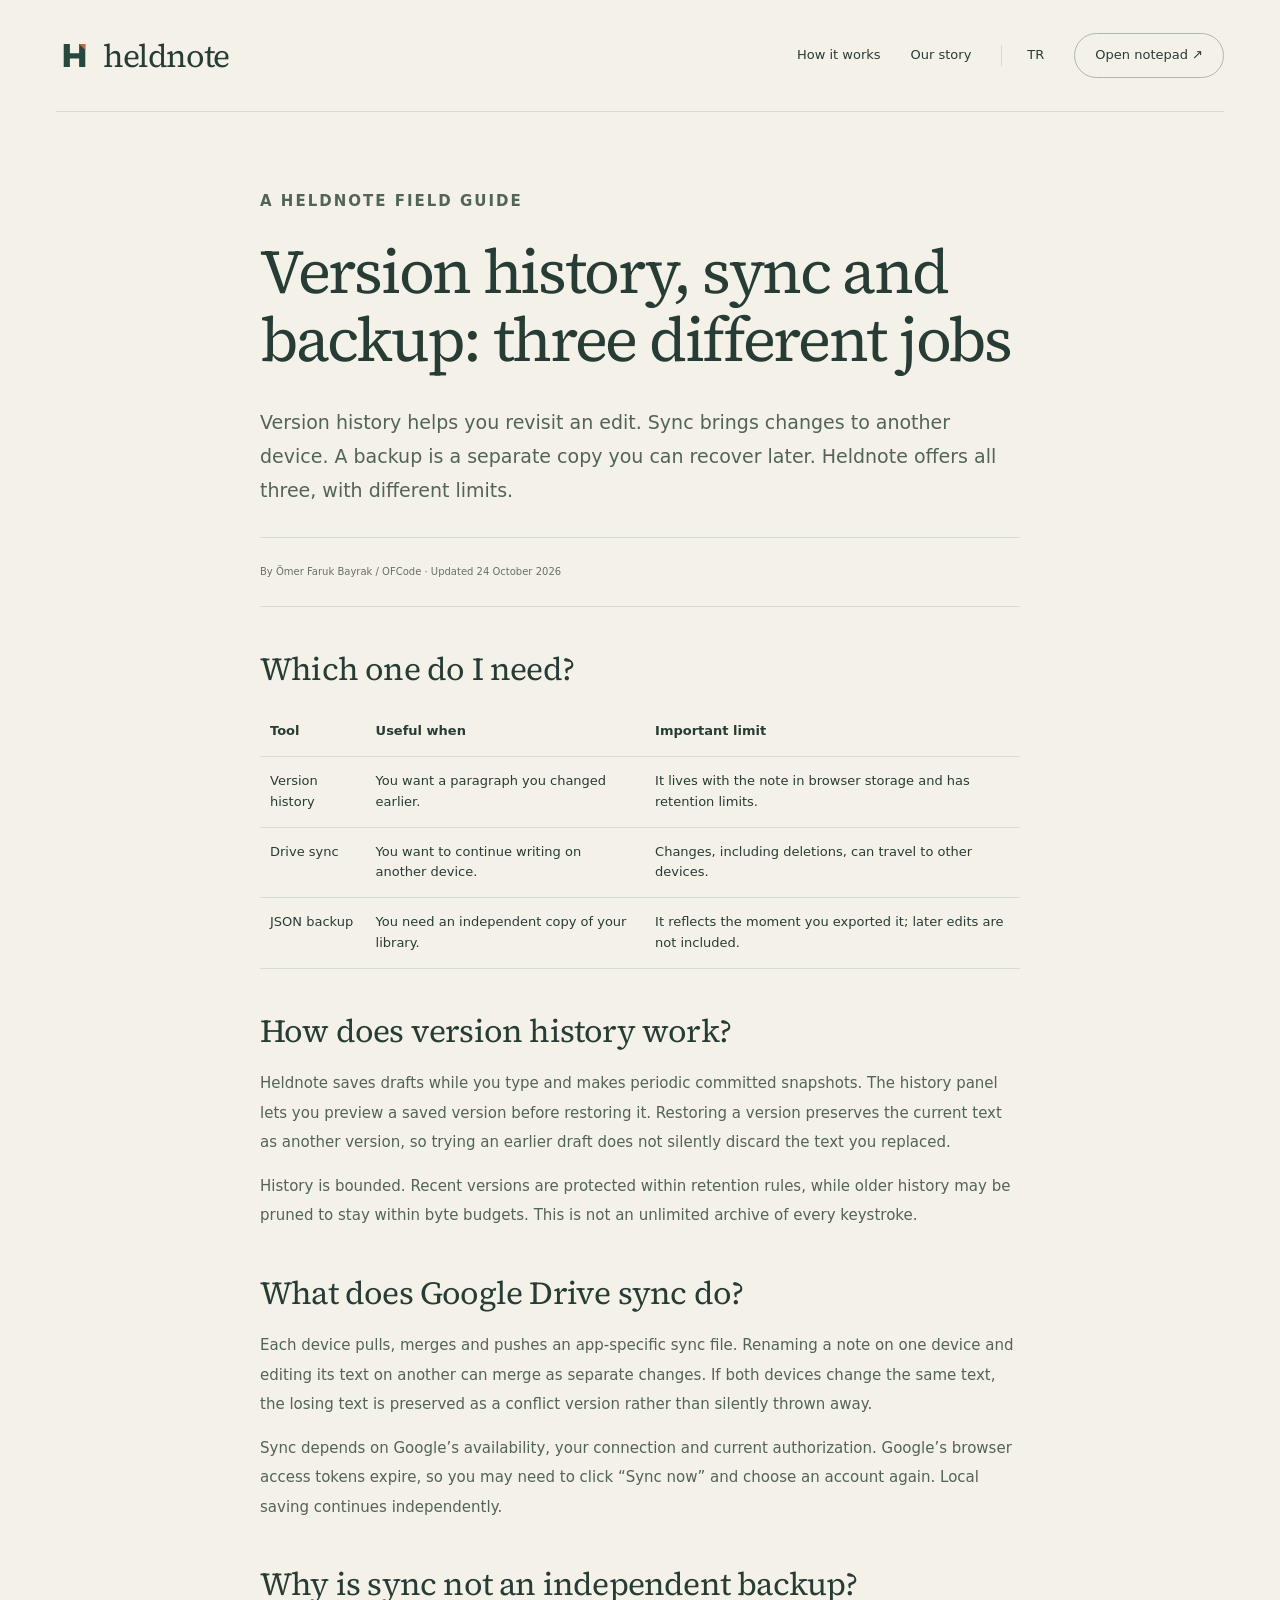
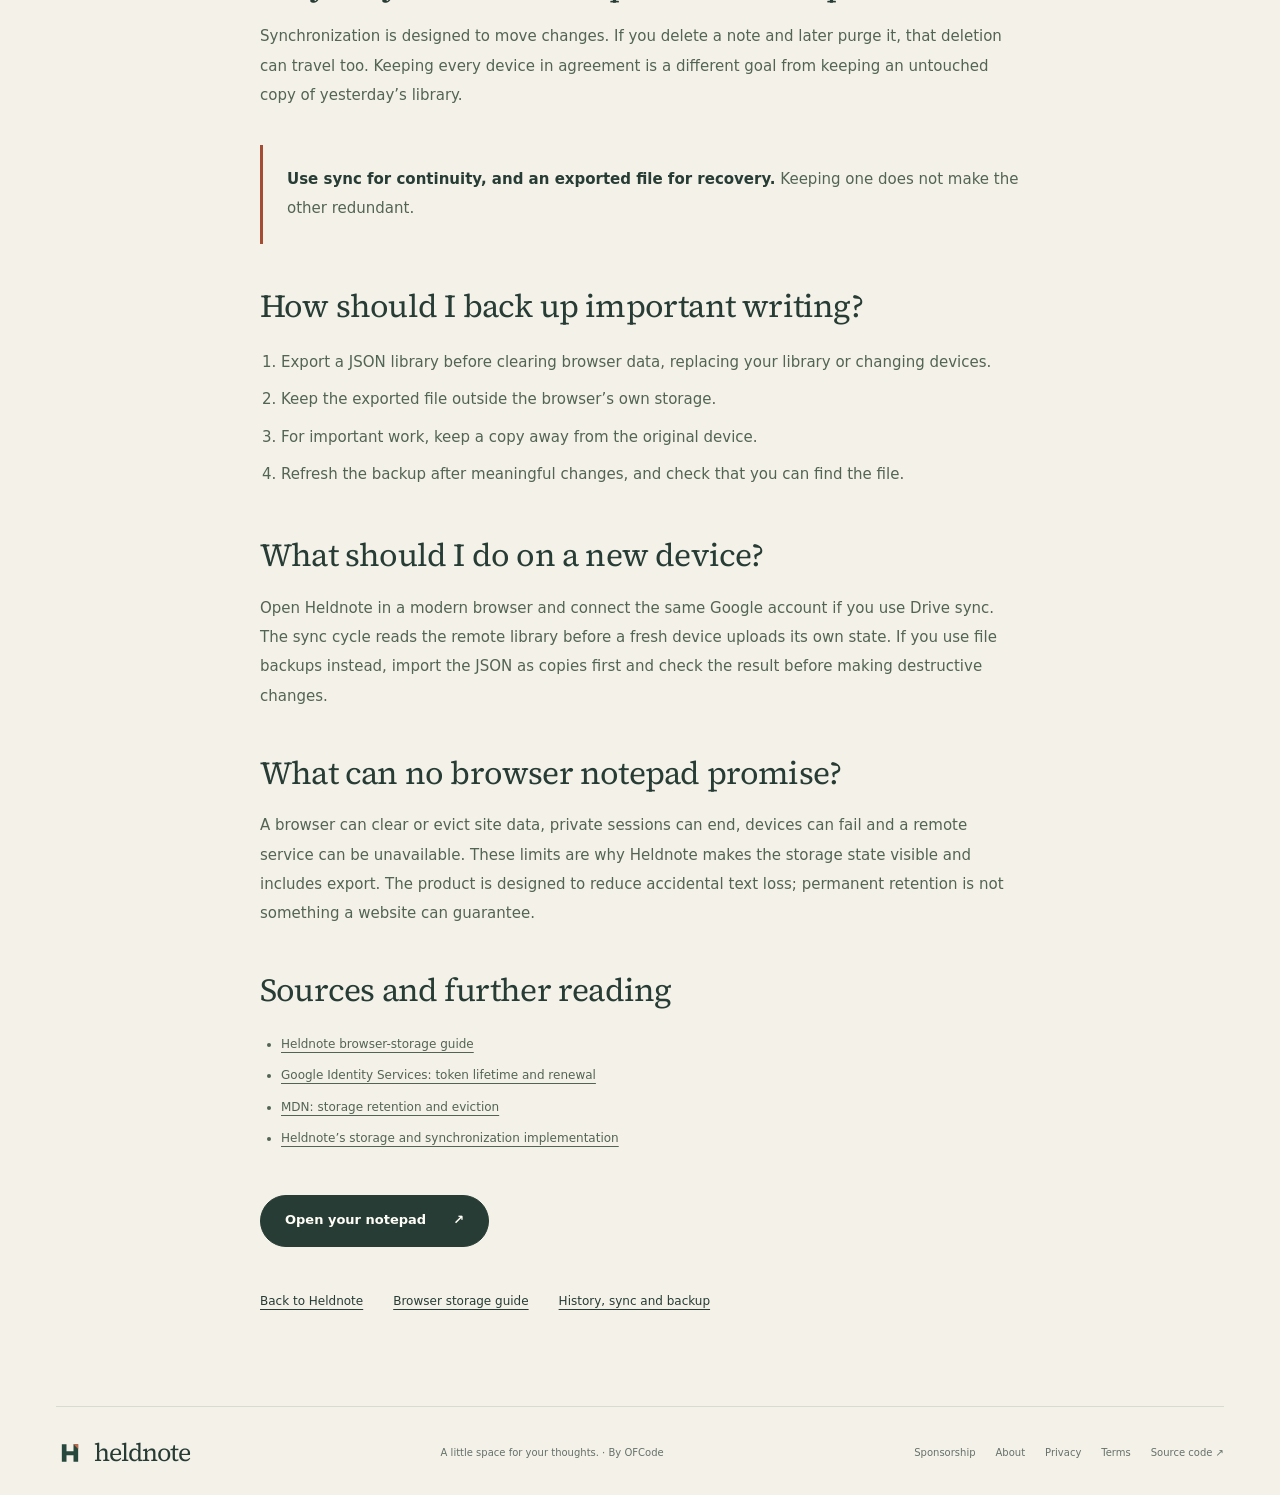
<file: guides/history-sync-backup.html>
<!doctype html>
<html lang="en">
<head>
<meta charset="utf-8">
<meta name="viewport" content="width=device-width, initial-scale=1">
<title>Version history, sync and backup: three different jobs — Heldnote</title>
<meta name="description" content="Version history helps you revisit an edit. Sync brings changes to another device. A backup is a separate copy you can recover later. Heldnote offers all three, with different limits.">
<link rel="canonical" href="https://heldnote.app/guides/history-sync-backup">
<meta name="robots" content="index,follow,max-image-preview:large">
<meta name="theme-color" content="#F4F1E9">
<link rel="icon" type="image/svg+xml" href="/logo.svg">
<link rel="icon" type="image/png" sizes="32x32" href="/icon-32.png">
<link rel="apple-touch-icon" href="/icon-180.png">
<link rel="manifest" href="/manifest.webmanifest">
<link rel="preload" href="/fonts/source-serif-4-latin.woff2" as="font" type="font/woff2" crossorigin>
<link rel="stylesheet" href="/public.css">
<meta property="og:type" content="website">
<meta property="og:site_name" content="Heldnote">
<meta property="og:title" content="Version history, sync and backup: three different jobs — Heldnote">
<meta property="og:description" content="Version history helps you revisit an edit. Sync brings changes to another device. A backup is a separate copy you can recover later. Heldnote offers all three, with different limits.">
<meta property="og:url" content="https://heldnote.app/guides/history-sync-backup">
<meta property="og:locale" content="en_US">
<meta property="og:image" content="https://heldnote.app/social-card.png">
<meta property="og:image:width" content="1200">
<meta property="og:image:height" content="630">
<meta property="og:image:alt" content="Heldnote — a little space for your thoughts.">
<meta name="twitter:card" content="summary_large_image">
<meta name="twitter:image" content="https://heldnote.app/social-card.png">

<script type="application/ld+json">{"@context": "https://schema.org", "@type": "Article", "headline": "Version history, sync and backup: three different jobs", "description": "Version history helps you revisit an edit. Sync brings changes to another device. A backup is a separate copy you can recover later. Heldnote offers all three, with different limits.", "mainEntityOfPage": "https://heldnote.app/guides/history-sync-backup", "image": "https://heldnote.app/social-card.png", "datePublished": "2026-10-24", "dateModified": "2026-10-24", "inLanguage": "en", "author": {"@type": "Person", "name": "Ömer Faruk Bayrak", "url": "https://github.com/OFCode-dev"}, "publisher": {"@type": "Organization", "name": "OFCode", "url": "https://github.com/OFCode-dev"}}</script>
</head><body><a class="skip" href="#main">Skip to content</a>
<header class="site-header wrap">
  <a class="wordmark" href="/" aria-label="Heldnote home"><img src="/logo.svg" width="37" height="37" alt="">heldnote</a>
  <nav class="nav" aria-label="Main navigation">
    <a class="nav-secondary" href="/#how-it-works">How it works</a>
    <a class="nav-secondary" href="/about">Our story</a>
    <a class="language" href="/tr/" lang="tr" hreflang="tr">TR</a>
    <a class="nav-open" href="/app">Open notepad <span aria-hidden="true">↗</span></a>
  </nav>
</header><main id="main" class="wrap"><article class="article"><p class="eyebrow">A HELDNOTE FIELD GUIDE</p><h1>Version history, sync and backup: three different jobs</h1><p class="intro">Version history helps you revisit an edit. Sync brings changes to another device. A backup is a separate copy you can recover later. Heldnote offers all three, with different limits.</p><p class="byline">By Ömer Faruk Bayrak / OFCode · Updated <time datetime="2026-10-24">24 October 2026</time></p><h2>Which one do I need?</h2><div class="table-wrap"><table><thead><tr><th>Tool</th><th>Useful when</th><th>Important limit</th></tr></thead><tbody><tr><td>Version history</td><td>You want a paragraph you changed earlier.</td><td>It lives with the note in browser storage and has retention limits.</td></tr><tr><td>Drive sync</td><td>You want to continue writing on another device.</td><td>Changes, including deletions, can travel to other devices.</td></tr><tr><td>JSON backup</td><td>You need an independent copy of your library.</td><td>It reflects the moment you exported it; later edits are not included.</td></tr></tbody></table></div>
<h2>How does version history work?</h2><p>Heldnote saves drafts while you type and makes periodic committed snapshots. The history panel lets you preview a saved version before restoring it. Restoring a version preserves the current text as another version, so trying an earlier draft does not silently discard the text you replaced.</p><p>History is bounded. Recent versions are protected within retention rules, while older history may be pruned to stay within byte budgets. This is not an unlimited archive of every keystroke.</p>
<h2>What does Google Drive sync do?</h2><p>Each device pulls, merges and pushes an app-specific sync file. Renaming a note on one device and editing its text on another can merge as separate changes. If both devices change the same text, the losing text is preserved as a conflict version rather than silently thrown away.</p><p>Sync depends on Google’s availability, your connection and current authorization. Google’s browser access tokens expire, so you may need to click “Sync now” and choose an account again. Local saving continues independently.</p>
<h2>Why is sync not an independent backup?</h2><p>Synchronization is designed to move changes. If you delete a note and later purge it, that deletion can travel too. Keeping every device in agreement is a different goal from keeping an untouched copy of yesterday’s library.</p><div class="callout"><p><strong>Use sync for continuity, and an exported file for recovery.</strong> Keeping one does not make the other redundant.</p></div>
<h2>How should I back up important writing?</h2><ol><li>Export a JSON library before clearing browser data, replacing your library or changing devices.</li><li>Keep the exported file outside the browser’s own storage.</li><li>For important work, keep a copy away from the original device.</li><li>Refresh the backup after meaningful changes, and check that you can find the file.</li></ol>
<h2>What should I do on a new device?</h2><p>Open Heldnote in a modern browser and connect the same Google account if you use Drive sync. The sync cycle reads the remote library before a fresh device uploads its own state. If you use file backups instead, import the JSON as copies first and check the result before making destructive changes.</p>
<h2>What can no browser notepad promise?</h2><p>A browser can clear or evict site data, private sessions can end, devices can fail and a remote service can be unavailable. These limits are why Heldnote makes the storage state visible and includes export. The product is designed to reduce accidental text loss; permanent retention is not something a website can guarantee.</p>
<h2>Sources and further reading</h2><ul class="source-list"><li><a href="/guides/browser-note-storage">Heldnote browser-storage guide</a></li><li><a href="https://developers.google.com/identity/oauth2/web/guides/use-token-model">Google Identity Services: token lifetime and renewal</a></li><li><a href="https://developer.mozilla.org/en-US/docs/Web/API/Storage_API/Storage_quotas_and_eviction_criteria">MDN: storage retention and eviction</a></li><li><a href="https://github.com/OFCode-dev/heldnote">Heldnote’s storage and synchronization implementation</a></li></ul><div class="article-cta"><a class="button" href="/app">Open your notepad <span aria-hidden="true">↗</span></a></div><nav aria-label="Related pages"><a href="/">Back to Heldnote</a><a href="/guides/browser-note-storage">Browser storage guide</a><a href="/guides/history-sync-backup">History, sync and backup</a></nav></article></main><footer class="site-footer wrap">
  <a class="wordmark" href="/"><img src="/logo.svg" width="28" height="28" alt="">heldnote</a>
  <span>A little space for your thoughts. · By OFCode</span>
  <div class="footer-links"><a href="/sponsorship">Sponsorship</a><a href="/about">About</a><a href="/privacy">Privacy</a><a href="/terms">Terms</a><a href="https://github.com/OFCode-dev/heldnote">Source code <span aria-hidden="true">↗</span></a></div>
</footer></body></html>
</file>
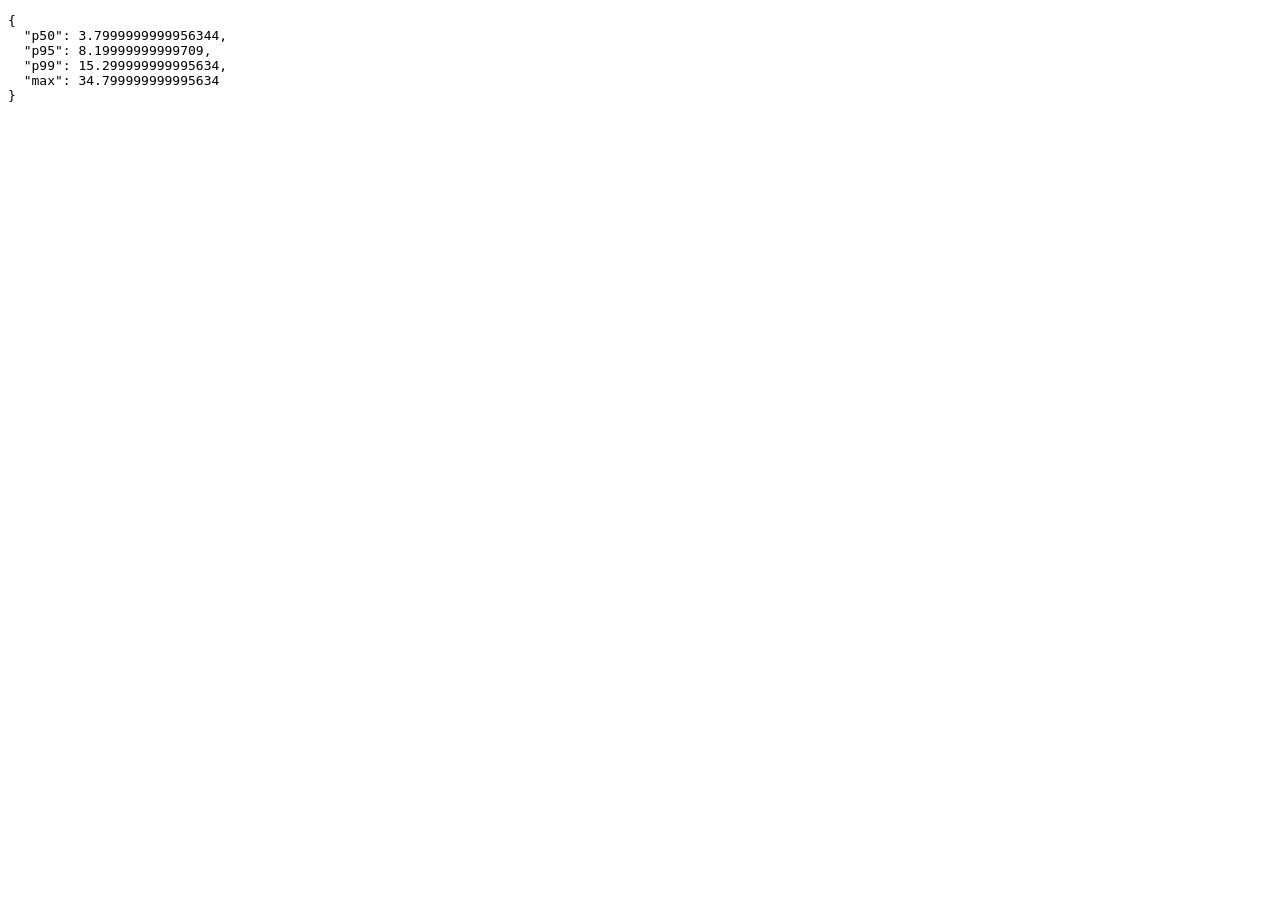
<file: tests/measure-latency.html>
<!-- tests/measure-latency.html -->
<!doctype html>
<html lang="en">
<head><meta charset="utf-8"><title>Heldnote — draft latency measurement</title></head>
<body>
  <pre id="out">Running…</pre>
  <script type="module">
    import * as store from '../store.js';

    async function measure(sampleSize) {
      await store.open({ dbName: `heldnote-measure-${Date.now()}` });
      const note = await store.createNote();
      const samples = [];
      for (let i = 0; i < sampleSize; i += 1) {
        const start = performance.now();
        const rev = store.saveDraft(note.id, `sample-${i}-${'x'.repeat(500)}`);
        const receipt = await store.flush(note.id, rev);
        if (receipt.completedAt) {
          samples.push(performance.now() - start);
        }
      }
      await store.close();
      samples.sort((a, b) => a - b);
      return {
        p50: samples[Math.floor(samples.length * 0.5)],
        p95: samples[Math.floor(samples.length * 0.95)],
        p99: samples[Math.floor(samples.length * 0.99)],
        max: samples[samples.length - 1],
      };
    }

    const result = await measure(200);
    document.getElementById('out').textContent = JSON.stringify(result, null, 2);
  </script>
</body>
</html>
</file>
<file: public.css>
/* Heldnote public identity. Static, self-hosted and independent of editor styles. */
@font-face {
  font-family:Held Serif;
  font-style:normal;
  font-weight:400;
  font-display:swap;
  src:url("/fonts/source-serif-4-latin.woff2") format("woff2");
  unicode-range:U+0000-00FF,U+0131,U+0152-0153,U+2000-206F,U+20AC,U+2122,U+2191,U+2193;
}

@font-face {
  font-family:Held Serif;
  font-style:normal;
  font-weight:400;
  font-display:swap;
  src:url("/fonts/source-serif-4-latin-ext.woff2") format("woff2");
  unicode-range:U+0100-02BA,U+02BD-02C5,U+0304,U+0308,U+0329,U+1E00-1E9F;
}

:root {
  --paper:#f4f1e9;
  --ink:#263c34;
  --muted:#647169;
  --line:#d7dcd1;
  --accent:#a54d34;
  --soft:#e8eddf;
  --serif:"Held Serif",Georgia,serif;
  --sans:Inter,ui-sans-serif,system-ui,-apple-system,BlinkMacSystemFont,"Segoe UI",sans-serif;
  color-scheme:light;
}

* {
  box-sizing:border-box;
}

html {
  scroll-behavior:smooth;
  scroll-padding-top:30px;
}

body {
  margin:0;
  background:var(--paper);
  color:var(--ink);
  font:16px/1.6 var(--sans);
  -webkit-font-smoothing:antialiased;
}

a {
  color:inherit;
  text-underline-offset:4px;
}

button {
  font:inherit;
  color:inherit;
}

img,svg {
  max-width:100%;
  vertical-align:middle;
}

button,a {
  -webkit-tap-highlight-color:transparent;
}

button:focus-visible,a:focus-visible,summary:focus-visible {
  outline:3px solid var(--accent);
  outline-offset:5px;
}

button {
  cursor:pointer;
}

[hidden] {
  display:none!important;
}

::selection {
  background:#e9c5af;
  color:#263c34;
}

.wrap {
  width:min(1240px,calc(100% - 112px));
  margin-inline:auto;
}

.skip {
  position:absolute;
  left:20px;
  top:-70px;
  background:var(--ink);
  color:white;
  padding:12px 20px;
  z-index:10;
}

.skip:focus {
  top:15px;
}

.site-header {
  height:112px;
  display:flex;
  align-items:center;
  justify-content:space-between;
  border-bottom:1px solid var(--line);
  gap:28px;
}

.wordmark {
  display:inline-flex;
  align-items:center;
  gap:10px;
  text-decoration:none;
  font:32px/1 var(--serif);
  letter-spacing:-1.4px;
  flex:none;
}

.wordmark img {
  width:37px;
  height:37px;
}

.nav {
  display:flex;
  align-items:center;
  gap:30px;
  font-size:13px;
}

.nav a {
  text-decoration:none;
}

.nav a:hover {
  text-decoration:underline;
}

.nav .language {
  border-left:1px solid var(--line);
  padding-left:25px;
}

.nav .nav-open {
  border:1px solid #aeb9ab;
  border-radius:30px;
  padding:11px 20px;
}

.eyebrow {
  font-size:10px;
  font-weight:650;
  letter-spacing:2px;
  text-transform:uppercase;
  margin:0 0 24px;
}

.eyebrow .dot {
  display:inline-block;
  width:6px;
  height:6px;
  border-radius:50%;
  background:var(--accent);
  margin-right:9px;
  vertical-align:2px;
}

.hero {
  display:grid;
  grid-template-columns:0.92fr 1.08fr;
  gap:65px;
  align-items:center;
  padding-block:90px 86px;
}

.hero-copy {
  position:relative;
  z-index:1;
}

.hero h1 {
  font:clamp(64px,6.3vw,93px)/1.04 var(--serif);
  font-weight:400;
  letter-spacing:-4px;
  margin:0 0 27px;
}

.hero h1 em {
  font-style:italic;
  color:var(--accent);
  white-space:nowrap;
}

.hero-copy>p:not(.eyebrow):not(.micro) {
  font-size:16px;
  line-height:1.85;
  max-width:390px;
  color:#58665e;
  margin-bottom:28px;
}

.button {
  display:inline-flex;
  align-items:center;
  justify-content:center;
  gap:27px;
  min-height:52px;
  padding:12px 24px;
  background:var(--ink);
  color:#fffdf7;
  border:1px solid var(--ink);
  border-radius:30px;
  text-decoration:none;
  font-size:13px;
  font-weight:550;
  transition:background .15s;
}

.button:hover {
  background:#3c5a4c;
}

.button.light {
  background:var(--paper);
  color:var(--ink);
  border-color:var(--paper);
}

.button .arrow {
  font-size:20px;
  font-weight:400;
  line-height:1;
}

.hero-actions {
  display:flex;
  align-items:center;
  gap:25px;
  flex-wrap:wrap;
}

.text-link {
  font-size:12px;
  text-decoration:none;
  border-bottom:1px solid #9ba398;
  padding-bottom:3px;
}

.micro {
  font-size:10px;
  color:var(--muted);
  margin:19px 0 0;
  letter-spacing:.1px;
}

.demo-scene {
  position:relative;
  padding:40px 0 58px;
}

.demo-scene:before {
  content:"";
  position:absolute;
  inset:0 -27px 8px 24px;
  background:#e4e9dc;
  border-radius:49% 48% 41% 45%;
  transform:rotate(-6deg);
}

.demo-scene:after {
  content:"";
  position:absolute;
  top:8px;
  right:23px;
  width:62px;
  height:62px;
  background:url("/logo.svg") center/contain no-repeat;
  transform:rotate(13deg);
  opacity:.65;
}

.notebook {
  position:relative;
  z-index:1;
  background:#fffcf6;
  border:1px solid #cbd2c3;
  box-shadow:0 24px 50px -30px #263c3460;
  border-radius:9px;
  transform:rotate(-2deg);
  overflow:hidden;
}

.demo-topbar {
  height:40px;
  border-bottom:1px solid #e4e6dd;
  display:flex;
  align-items:center;
  gap:5px;
  padding:0 14px;
  font-size:10px;
}

.demo-topbar>i {
  height:5px;
  width:5px;
  border-radius:50%;
  background:#d4d8cc;
}

.demo-topbar>span {
  margin-left:10px;
  font-family:var(--serif);
  font-size:14px;
}

.demo-topbar>small {
  margin-left:auto;
  font-size:8px;
  color:#778276;
}

.demo-content {
  display:grid;
  grid-template-columns:130px 1fr;
  min-height:320px;
}

.demo-sidebar {
  background:#f0f1e8;
  border-right:1px solid #e1e5da;
  padding:22px 10px;
}

.demo-sidebar>small {
  display:block;
  font-size:7px;
  font-weight:600;
  letter-spacing:1.1px;
  padding-left:8px;
  margin-bottom:14px;
  color:#71816f;
}

.demo-note {
  font-size:9px;
  border-radius:4px;
  margin-bottom:5px;
  padding:10px 8px;
  line-height:1.5;
}

.demo-note.active {
  background:#dde5d4;
  color:#304c36;
}

.demo-note small {
  display:block;
  font-size:7px;
  color:#72826e;
  margin-top:4px;
}

.demo-editor {
  padding:26px 24px 48px;
}

.demo-editor>small {
  font-size:7px;
  color:#6c7c6b;
  letter-spacing:1px;
}

.demo-editor h2 {
  font:28px/1.2 var(--serif);
  font-weight:400;
  letter-spacing:-.8px;
  margin:16px 0;
}

.demo-editor p {
  font:13px/1.9 var(--serif);
  color:#61705e;
  white-space:pre-line;
  margin-bottom:0;
}

.demo-editor p:after {
  content:"";
  display:inline-block;
  width:1px;
  height:13px;
  background:#9c4f35;
  margin-left:2px;
  vertical-align:-2px;
}

.demo-bottom {
  padding:7px 12px;
  font-size:7px;
  display:flex;
  justify-content:space-between;
  border-top:1px solid #e7e8df;
  color:#75816f;
}

.history-slip {
  position:absolute;
  right:-8px;
  bottom:3px;
  z-index:2;
  width:255px;
  background:#fffdf8;
  border:1px solid #d2d6ca;
  border-radius:7px;
  padding:17px 19px;
  box-shadow:0 15px 34px -22px #223c3466;
  transform:rotate(3deg);
}

.history-title {
  display:flex;
  justify-content:space-between;
  font-size:10px;
  font-weight:600;
  margin-bottom:13px;
}

.history-title span:last-child {
  font-size:13px;
  color:var(--accent);
}

.revision-controls {
  display:flex;
  flex-direction:column;
  gap:2px;
}

.revision-controls button {
  border:0;
  border-radius:3px;
  background:transparent;
  display:flex;
  align-items:center;
  justify-content:space-between;
  padding:8px;
  font-size:9px;
  text-align:left;
  min-height:33px;
}

.revision-controls button span {
  color:#6a7968;
  font-size:8px;
}

.revision-controls button[aria-pressed=true] {
  background:#e9eedf;
}

.revision-controls button[aria-pressed=true]:before {
  content:"";
  height:5px;
  width:5px;
  background:var(--accent);
  border-radius:50%;
  margin-right:8px;
}

.revision-controls button[aria-pressed=true] span {
  margin-left:auto;
}

.demo-caption {
  position:relative;
  font-size:9px;
  color:var(--muted);
  margin:24px 0 0 14px;
  max-width:255px;
}

.demo-caption:before {
  content:"↳";
  margin-right:6px;
  color:var(--accent);
}

.promise-strip {
  display:grid;
  grid-template-columns:repeat(3,1fr);
  border-block:1px solid var(--line);
  padding:23px 0;
  gap:25px;
  font-size:11px;
}

.promise-strip span {
  display:flex;
  align-items:center;
  gap:16px;
}

.promise-strip b {
  color:var(--accent);
  font:italic 16px var(--serif);
  font-weight:400;
}

.promise-strip span:nth-child(2) {
  justify-content:center;
}

.promise-strip span:last-child {
  justify-content:flex-end;
}

.section {
  padding-block:100px;
}

.section-heading {
  display:flex;
  justify-content:space-between;
  gap:60px;
  align-items:flex-end;
  margin-bottom:48px;
}

.section-heading h2,.trust-copy h2,.closing h2 {
  font:52px/1.12 var(--serif);
  font-weight:400;
  letter-spacing:-1.8px;
  margin:0;
  max-width:540px;
}

.section-heading>p {
  font-size:13px;
  max-width:310px;
  color:var(--muted);
  margin:0 0 3px;
  line-height:1.9;
}

.feature-row {
  display:grid;
  grid-template-columns:repeat(3,1fr);
  gap:48px;
}

.feature {
  border-top:1px solid var(--line);
  padding-top:26px;
}

.feature .feature-symbol {
  font:34px/1 var(--serif);
  color:var(--accent);
  display:block;
  margin-bottom:24px;
}

.feature h3 {
  font-size:14px;
  font-weight:600;
  margin:0 0 13px;
}

.feature p {
  font-size:13px;
  line-height:1.9;
  color:var(--muted);
  margin:0;
  max-width:310px;
}

.trust {
  background:#26483d;
  color:#f4f1e9;
  border-radius:12px;
  display:grid;
  grid-template-columns:1fr .85fr;
  gap:90px;
  padding:66px 65px;
}

.trust .eyebrow {
  color:#bacbbb;
}

.trust-copy p:not(.eyebrow) {
  font-size:13px;
  color:#ccd6c9;
  line-height:1.9;
  max-width:390px;
  margin:25px 0 30px;
}

.trust-list {
  padding:0;
  margin:15px 0 0;
  list-style:none;
}

.trust-list li {
  padding:17px 0;
  border-bottom:1px solid #527064;
  font-size:12px;
}

.trust-list li:before {
  content:"✓";
  color:#e2b295;
  margin-right:13px;
}

.trust .text-link {
  color:#f4f1e9;
  border-color:#819b86;
}

.trust-note {
  font-size:10px;
  color:#b7c7b8;
  margin-top:22px;
  line-height:1.8;
}

.resources {
  padding-bottom:90px;
}

.resource-grid {
  display:grid;
  grid-template-columns:1fr 1fr;
  gap:36px;
}

.resource {
  display:block;
  text-decoration:none;
  border-top:1px solid var(--line);
  padding:25px 0;
}

.resource small {
  display:block;
  font-size:9px;
  letter-spacing:1.7px;
  color:var(--accent);
  text-transform:uppercase;
}

.resource h3 {
  font:27px/1.3 var(--serif);
  font-weight:400;
  letter-spacing:-.5px;
  max-width:400px;
  margin:15px 0;
}

.resource p {
  font-size:12px;
  color:var(--muted);
  line-height:1.8;
  max-width:400px;
}

.resource .read {
  display:block;
  font-size:11px;
  margin-top:25px;
}

.resource:hover .read {
  text-decoration:underline;
}

.faq-section {
  display:grid;
  grid-template-columns:.8fr 1.2fr;
  gap:100px;
  border-top:1px solid var(--line);
  padding-block:75px;
}

.faq-intro h2 {
  font:43px/1.2 var(--serif);
  font-weight:400;
  letter-spacing:-1.3px;
  margin:0 0 18px;
}

.faq-intro p {
  font-size:12px;
  color:var(--muted);
  max-width:230px;
}

.faq-list details {
  border-bottom:1px solid var(--line);
  padding:18px 0;
}

.faq-list details:first-child {
  padding-top:0;
}

.faq-list summary {
  font-size:13px;
  font-weight:550;
  cursor:pointer;
  list-style:none;
  display:flex;
  justify-content:space-between;
  gap:18px;
}

.faq-list summary::-webkit-details-marker {
  display:none;
}

.faq-list summary:after {
  content:"+";
  font-size:19px;
  font-weight:400;
  color:var(--accent);
  line-height:1.1;
}

.faq-list details[open] summary:after {
  content:"−";
}

.faq-list p {
  font-size:12px;
  color:var(--muted);
  line-height:1.95;
  margin:15px 28px 5px 0;
}

.closing {
  padding:70px 0 85px;
  text-align:center;
  border-top:1px solid var(--line);
}

.closing .tiny-mark {
  width:42px;
  height:42px;
  margin-bottom:24px;
}

.closing h2 {
  margin:0 auto 25px;
  max-width:700px;
}

.closing p {
  font-size:12px;
  color:var(--muted);
  margin-top:15px;
}

.site-footer {
  border-top:1px solid var(--line);
  padding-block:32px 28px;
  display:flex;
  justify-content:space-between;
  gap:35px;
  align-items:center;
  font-size:10px;
  color:var(--muted);
}

.site-footer .wordmark {
  font-size:25px;
  color:var(--ink);
  letter-spacing:-1px;
}

.site-footer .wordmark img {
  width:28px;
  height:28px;
}

.footer-links {
  display:flex;
  gap:20px;
  flex-wrap:wrap;
}

.footer-links a {
  text-decoration:none;
}

.footer-links a:hover {
  text-decoration:underline;
}

.article {
  max-width:760px;
  margin:75px auto 95px;
}

.article>.eyebrow {
  margin-bottom:22px;
}

.article h1 {
  font:62px/1.1 var(--serif);
  font-weight:400;
  letter-spacing:-2.3px;
  margin:0 0 30px;
}

.article .intro {
  font-size:19px;
  line-height:1.8;
  color:#526454;
}

.article .byline {
  font-size:10px;
  color:var(--muted);
  padding-block:24px;
  border-block:1px solid var(--line);
  margin:30px 0 40px;
}

.article h2 {
  font:32px/1.3 var(--serif);
  font-weight:400;
  letter-spacing:-.8px;
  margin:42px 0 17px;
}

.article h3 {
  font-size:16px;
  margin:28px 0 12px;
}

.article p,.article li {
  font-size:15px;
  line-height:1.95;
  color:#526454;
}

.article ul,.article ol {
  padding-left:21px;
}

.article li {
  padding:4px 0;
}

.article strong {
  color:var(--ink);
  font-weight:600;
}

.article .callout {
  border-left:3px solid var(--accent);
  padding:5px 0 5px 24px;
  margin:35px 0;
}

.article .article-cta {
  margin-top:40px;
}

.article table {
  border-collapse:collapse;
  width:100%;
  font-size:13px;
}

.article th,.article td {
  border-bottom:1px solid var(--line);
  padding:14px 10px;
  text-align:left;
  vertical-align:top;
}

.article th {
  font-weight:600;
}

.article .table-wrap {
  overflow:auto;
}

.article .source-list {
  font-size:12px;
}

.article .source-list li {
  font-size:12px;
}

.brand-specimen {
  background:var(--soft);
  border-radius:8px;
  display:flex;
  align-items:center;
  gap:40px;
  padding:40px;
  margin:40px 0;
}

.brand-specimen img {
  width:100px;
  height:100px;
}

.brand-specimen .wordmark {
  font-size:52px;
}

.article nav {
  margin-top:45px;
  font-size:12px;
  display:flex;
  gap:30px;
  flex-wrap:wrap;
}

@media(min-width:1500px) {
  .hero {
    gap:90px;
    padding-block:100px;
  }
  .hero h1 {
    font-size:99px;
  }
  .demo-content {
    min-height:350px;
  }
  .demo-editor {
    padding:30px;
  }
  .demo-editor p {
    font-size:14px;
  }
  .history-slip {
    right:-10px;
  }
}

@media(max-width:1100px) {
  .wrap {
    width:calc(100% - 70px);
  }
  .hero {
    gap:35px;
    padding-block:75px;
  }
  .hero h1 {
    font-size:76px;
  }
  .nav {
    gap:22px;
  }
  .demo-content {
    grid-template-columns:100px 1fr;
    min-height:320px;
  }
  .demo-editor {
    padding:22px 18px 40px;
  }
  .demo-sidebar {
    padding-inline:5px;
  }
  .demo-editor h2 {
    font-size:25px;
  }
  .demo-editor p {
    font-size:12px;
  }
  .history-slip {
    right:-10px;
    width:235px;
  }
  .trust {
    padding:55px 45px;
    gap:50px;
  }
  .section-heading h2,.trust-copy h2,.closing h2 {
    font-size:46px;
  }
}

@media(max-width:800px) {
  .wrap {
    width:calc(100% - 44px);
  }
  .site-header {
    height:90px;
    gap:15px;
  }
  .nav {
    gap:17px;
    font-size:11px;
  }
  .nav .nav-secondary {
    display:none;
  }
  .nav .language {
    padding-left:0;
    border:0;
  }
  .nav .nav-open {
    padding:9px 14px;
  }
  .wordmark {
    font-size:29px;
  }
  .wordmark img {
    width:32px;
    height:32px;
  }
  .hero {
    grid-template-columns:1fr;
    gap:20px;
    padding-block:60px 45px;
  }
  .hero h1 {
    font-size:82px;
    max-width:580px;
  }
  .hero-copy>p:not(.eyebrow):not(.micro) {
    max-width:430px;
  }
  .demo-scene {
    width:min(530px,100%);
    margin:20px auto 0;
    padding-top:30px;
  }
  .demo-scene:before {
    right:0;
  }
  .demo-content {
    grid-template-columns:130px 1fr;
    min-height:300px;
  }
  .demo-editor {
    padding:25px;
  }
  .demo-editor h2 {
    font-size:30px;
  }
  .demo-editor p {
    font-size:14px;
  }
  .history-slip {
    right:3px;
  }
  .demo-caption {
    font-size:9px;
  }
  .promise-strip {
    font-size:10px;
    gap:20px;
  }
  .promise-strip span {
    gap:10px;
  }
  .section {
    padding-block:70px;
  }
  .section-heading {
    display:block;
    margin-bottom:35px;
  }
  .section-heading>p {
    margin-top:24px;
    max-width:390px;
  }
  .feature-row {
    gap:25px;
  }
  .feature h3 {
    font-size:13px;
  }
  .feature p {
    font-size:12px;
  }
  .trust {
    grid-template-columns:1fr;
    gap:20px;
    padding:45px 35px;
  }
  .trust-copy p:not(.eyebrow) {
    max-width:500px;
  }
  .trust-list {
    margin-top:0;
  }
  .faq-section {
    gap:45px;
    grid-template-columns:.75fr 1.25fr;
  }
  .article {
    margin-block:55px 70px;
  }
  .article h1 {
    font-size:52px;
  }
  .site-footer {
    flex-wrap:wrap;
  }
}

@media(max-width:520px) {
  .hero h1 {
    font-size:66px;
    letter-spacing:-2.8px;
  }
  .hero-copy>p:not(.eyebrow):not(.micro) {
    font-size:14px;
  }
  .hero-actions {
    gap:21px;
  }
  .button {
    padding:11px 21px;
    gap:24px;
    min-height:49px;
  }
  .hero .micro {
    font-size:9px;
  }
  .demo-scene {
    padding-bottom:75px;
  }
  .demo-content {
    grid-template-columns:88px 1fr;
    min-height:300px;
  }
  .demo-sidebar {
    padding-inline:4px;
  }
  .demo-note {
    font-size:8px;
    padding:9px 5px;
  }
  .demo-editor {
    padding:24px 17px 45px;
  }
  .demo-editor h2 {
    font-size:26px;
  }
  .demo-editor p {
    font-size:12px;
  }
  .demo-topbar>small {
    font-size:7px;
  }
  .history-slip {
    width:223px;
    right:-1px;
    bottom:6px;
    padding:14px 15px;
  }
  .demo-caption {
    max-width:125px;
    font-size:8px;
    margin-left:0;
    line-height:1.7;
  }
  .promise-strip {
    grid-template-columns:1fr;
    padding:20px 0;
    gap:12px;
  }
  .promise-strip span:nth-child(2),.promise-strip span:last-child {
    justify-content:flex-start;
  }
  .promise-strip span {
    font-size:11px;
  }
  .feature-row {
    grid-template-columns:1fr;
    gap:30px;
  }
  .feature {
    display:grid;
    grid-template-columns:45px 1fr;
    column-gap:12px;
    padding-top:24px;
  }
  .feature .feature-symbol {
    grid-row:1 / 3;
    font-size:29px;
    margin-bottom:0;
  }
  .feature h3 {
    font-size:14px;
  }
  .feature p {
    font-size:13px;
    max-width:none;
  }
  .section-heading h2,.trust-copy h2,.closing h2 {
    font-size:41px;
    letter-spacing:-1.5px;
  }
  .trust {
    padding:37px 27px;
  }
  .trust-list li {
    font-size:11px;
  }
  .resource-grid {
    grid-template-columns:1fr;
    gap:5px;
  }
  .resources {
    padding-bottom:45px;
  }
  .resource h3 {
    font-size:28px;
  }
  .faq-section {
    grid-template-columns:1fr;
    gap:28px;
    padding-block:50px;
  }
  .faq-intro h2 {
    font-size:37px;
  }
  .faq-intro p {
    max-width:none;
  }
  .faq-list summary {
    font-size:13px;
  }
  .closing {
    padding-block:55px;
  }
  .site-footer {
    gap:23px;
  }
  .footer-links {
    gap:17px;
    font-size:10px;
  }
  .article h1 {
    font-size:43px;
    letter-spacing:-1.5px;
  }
  .article .intro {
    font-size:17px;
  }
  .article p,.article li {
    font-size:14px;
  }
  .article h2 {
    font-size:29px;
  }
  .brand-specimen {
    gap:15px;
    padding:25px;
  }
  .brand-specimen img {
    width:63px;
    height:63px;
  }
  .brand-specimen .wordmark {
    font-size:38px;
  }
  .article table {
    min-width:470px;
  }
}

.hero>* {
  min-width:0;
}

.demo-scene {
  min-width:0;
}

.demo-scene:before {
  right:6px;
}

.partner-strip {
  border:1px solid var(--line);
  border-radius:8px;
  padding:30px 34px;
  margin:0 0 70px;
  display:flex;
  justify-content:space-between;
  align-items:center;
  gap:40px;
}

.partner-strip .eyebrow {
  margin-bottom:11px;
  color:var(--accent);
  font-size:9px;
}

.partner-strip h2 {
  font:27px/1.25 var(--serif);
  font-weight:400;
  margin:0 0 10px;
  letter-spacing:-.6px;
}

.partner-strip p:not(.eyebrow) {
  font-size:12px;
  color:var(--muted);
  max-width:560px;
  margin:0;
}

.partner-strip>a {
  white-space:nowrap;
}

@media(max-width:800px) {
  .hero {
    grid-template-columns:minmax(0,1fr);
  }
}

@media(max-width:520px) {
  .hero h1 {
    font-size:clamp(50px,16vw,66px);
  }
  html[lang=tr] .hero h1 {
    font-size:clamp(37px,12.3vw,62px);
    letter-spacing:-1.8px;
  }
  .demo-content {
    grid-template-columns:88px minmax(0,1fr);
  }
  .demo-scene:before {
    transform:none;
    inset:0 0 8px;
  }
  .site-header {
    gap:10px;
  }
  .nav {
    gap:12px;
  }
  .nav .nav-open {
    white-space:nowrap;
    font-size:10px;
    padding:9px 12px;
  }
  .wordmark {
    font-size:26px;
    gap:6px;
  }
  .wordmark img {
    width:28px;
    height:28px;
  }
  .partner-strip {
    padding:25px;
    display:block;
    margin-bottom:45px;
  }
  .partner-strip>a {
    display:inline-block;
    margin-top:23px;
  }
  .partner-strip h2 {
    font-size:25px;
  }
}

@media(max-width:520px) {
  html[lang=tr] .section-heading h2 {
    font-size:clamp(32px,10.7vw,41px);
  }
}

@media(prefers-reduced-motion:reduce) {
  html {
    scroll-behavior:auto;
  }
  * {
    transition:none!important;
  }
}
</file>
<file: preview/premium/preview.css>
/* Preview-only additions. No editor styles or theme state are shared. */
body { background:#f6f3ec; }
main,.preview-header,.preview-footer { width:min(1440px,calc(100% - 80px)); margin-inline:auto; }
.preview-header { min-height:88px; display:flex; align-items:center; gap:24px; border-bottom:1px solid var(--line); }
.preview-header>a:last-child { margin-left:auto; font-size:13px; }
.prototype-badge { font-size:10px; letter-spacing:.13em; border:1px solid #bfc9bb; border-radius:4px; padding:5px 9px; color:#455e50; }
.preview-intro { padding:36px 0 26px; display:flex; justify-content:space-between; align-items:end; gap:24px; }
.preview-intro .eyebrow,.template-intro .eyebrow { margin:0 0 10px; font-size:10px; letter-spacing:.15em; }
h1 { font:400 clamp(30px,3.7vw,56px)/1.1 var(--serif); letter-spacing:-.035em; margin:0; }
.preview-intro>p { color:var(--muted); font-size:13px; margin:0 0 3px; }
.session-notice { background:#eee8d9; border-left:3px solid var(--accent); padding:13px 18px; font-size:12px; line-height:1.7; }
.preview-toolbar { display:flex; justify-content:space-between; align-items:center; gap:16px; padding:19px 0; }
.preview-toolbar p { margin:0; color:var(--muted); font-size:12px; }
.preview-toolbar>div { display:flex; gap:8px; flex-shrink:0; }
button { border:1px solid #bfc9bb; background:transparent; border-radius:5px; font-size:12px; padding:8px 12px; line-height:1.4; }
button:hover { background:#e7ecdf; }
button:disabled { opacity:.5; cursor:default; }
input,textarea,select { font:inherit; color:var(--ink); background:#fffdf8; border:1px solid #bfc9bb; border-radius:5px; padding:10px; width:100%; min-width:0; }
input:focus-visible,textarea:focus-visible,select:focus-visible { outline:2px solid var(--accent); outline-offset:2px; }
label { display:block; font-size:12px; margin-bottom:7px; }
.workbench { display:grid; grid-template-columns:210px 250px minmax(0,1fr); border:1px solid #cdd4c5; border-radius:9px; overflow:hidden; box-shadow:0 6px 28px #263c3406; }
.collections-panel { background:#e9eddf; padding:23px 15px; }
.panel-label { font-size:10px; font-weight:600; letter-spacing:.1em; margin:0 0 18px; }
.collection-item { display:block; width:100%; text-align:left; overflow-wrap:anywhere; border:0; margin-bottom:5px; padding:11px 12px; }
.collection-item[aria-current="true"] { background:var(--ink); color:#fffdf8; }
#collection-form { margin-top:38px; }
.inline-form { display:flex; gap:6px; }
.inline-form input { font-size:12px; }
.inline-form button { padding-inline:11px; }
.small-print { font-size:11px; line-height:1.7; color:#5c6c60; }
.notes-panel { background:#f1f1e8; padding:22px 15px; border-inline:1px solid #d4dace; min-width:0; }
.panel-heading { display:flex; justify-content:space-between; align-items:center; gap:8px; }
.panel-heading h2 { font:400 19px/1.3 var(--serif); margin:0; overflow-wrap:anywhere; }
.panel-heading button { flex-shrink:0; }
.remove-button { border:0; padding:0; text-align:left; color:var(--accent); text-decoration:underline; font-size:10px; }
.note-list { display:grid; gap:8px; margin-top:20px; }
.note-card { text-align:left; padding:13px; background:#f8f7ef; border-color:transparent; width:100%; min-width:0; }
.note-card[aria-pressed="true"] { background:#fffdf8; border-color:#9daf9c; box-shadow:0 2px 4px #263c3405; }
.note-card strong { display:block; font-size:12px; line-height:1.5; font-weight:600; overflow-wrap:anywhere; }
.note-card span { display:-webkit-box; -webkit-line-clamp:3; -webkit-box-orient:vertical; overflow:hidden; color:var(--muted); font-size:11px; line-height:1.7; margin-top:8px; white-space:pre-wrap; overflow-wrap:anywhere; }
.editor-panel { background:#fffdf8; padding:28px 32px; min-width:0; }
.editor-panel .panel-label { margin-bottom:6px; color:var(--muted); }
#note-title { font:400 29px/1.3 var(--serif); border:0; padding:4px 0; border-radius:0; background:none; }
.editor-meta { display:flex; align-items:center; gap:9px; border-bottom:1px solid var(--line); padding:17px 0; margin-bottom:18px; }
.editor-meta label { margin:0; font-size:11px; }
.editor-meta select { width:190px; font-size:11px; padding:6px 8px; }
.editor-meta span { margin-left:auto; font-size:9px; letter-spacing:.1em; color:var(--muted); }
#note-text { resize:vertical; min-height:300px; line-height:1.9; font-size:14px; border:0; padding:8px 0; border-radius:0; background:none; }
.editor-footnote { font-size:10px; color:var(--muted); border-top:1px solid var(--line); margin:12px 0 0; padding-top:13px; }
.template-section { display:grid; grid-template-columns:1fr 2fr; gap:50px; margin:48px 0; }
.template-intro h2 { font:400 30px/1.2 var(--serif); margin:0 0 14px; }
.template-intro>p:last-child { color:var(--muted); font-size:13px; max-width:300px; }
.template-list { display:grid; grid-template-columns:repeat(2,minmax(0,1fr)); gap:14px; }
.template-card { border:1px solid #cdd4c5; border-radius:7px; padding:20px; display:flex; flex-direction:column; align-items:start; min-width:0; }
.template-card h3 { margin:0; font:400 21px/1.3 var(--serif); overflow-wrap:anywhere; }
.template-card p { font-size:12px; line-height:1.7; color:var(--muted); white-space:pre-wrap; overflow-wrap:anywhere; flex:1; }
.template-card button { margin-top:8px; }
details { margin-top:18px; border:1px dashed #bfc9bb; border-radius:7px; padding:14px 20px; }
summary { cursor:pointer; font-size:12px; }
#template-form { display:grid; gap:8px; margin-top:18px; }
#template-form label { margin:4px 0 0; }
#template-form textarea { font-size:13px; resize:vertical; }
#template-form button { justify-self:start; background:var(--ink); color:white; margin-top:6px; }
.preview-footer { display:flex; justify-content:space-between; gap:20px; border-top:1px solid var(--line); padding:24px 0 32px; font-size:11px; color:var(--muted); }
dialog { background:var(--paper); color:var(--ink); border:1px solid #a3b39e; border-radius:9px; padding:28px; width:min(480px,calc(100% - 32px)); }
dialog::backdrop { background:#263c3466; }
dialog h2 { font:400 28px/1.3 var(--serif); margin:0 0 15px; }
dialog p { font-size:13px; }
.dialog-actions { display:flex; justify-content:end; gap:10px; margin-top:25px; }
#confirm-action { background:var(--ink); color:white; }
.sr-only { position:absolute; width:1px; height:1px; padding:0; overflow:hidden; clip:rect(0,0,0,0); white-space:nowrap; border:0; }
@media(max-width:1100px) {
  main,.preview-header,.preview-footer { width:calc(100% - 40px); }
  .workbench { grid-template-columns:170px 200px minmax(0,1fr); }
  .editor-panel { padding:25px 20px; }
  .preview-toolbar { align-items:start; }
  .preview-toolbar>div { flex-shrink:1; }
  .editor-meta { flex-wrap:wrap; }
  .editor-meta span { margin-left:0; }
}
@media(max-width:780px) {
  .preview-header { flex-wrap:wrap; gap:12px; padding:18px 0; }
  .preview-header>a:last-child { font-size:11px; }
  .prototype-badge { font-size:8px; padding:4px 6px; }
  .preview-intro { display:block; padding-top:26px; }
  .preview-intro>p { margin-top:18px; }
  .preview-toolbar { display:block; }
  .preview-toolbar>div { margin-top:12px; flex-wrap:wrap; }
  .preview-toolbar button { font-size:11px; padding:7px 9px; }
  .workbench { grid-template-columns:1fr; }
  .collections-panel { padding:18px; }
  #collection-list { display:flex; flex-wrap:wrap; gap:5px; }
  .collection-item { width:auto; margin:0; max-width:100%; }
  #collection-form { margin-top:18px; }
  .collections-panel .small-print { display:none; }
  .notes-panel { border-inline:0; border-block:1px solid #d4dace; padding:18px; }
  .note-list { grid-template-columns:repeat(2,minmax(0,1fr)); margin-top:13px; }
  .note-card span { -webkit-line-clamp:2; }
  .editor-panel { padding:25px 20px; }
  #note-title { font-size:25px; }
  #note-text { min-height:270px; }
  .template-section { grid-template-columns:1fr; gap:15px; margin:32px 0; }
  .template-intro>p:last-child { max-width:none; }
  .preview-footer { display:block; }
  .preview-footer a { display:block; margin-top:10px; }
}
@media(max-width:380px) {
  main,.preview-header,.preview-footer { width:calc(100% - 28px); }
  .preview-header>a:last-child { margin-left:0; width:100%; }
  .template-list { grid-template-columns:1fr; }
  .note-list { grid-template-columns:1fr; }
}
</file>
<file: styles.css>
/* styles.css — Daylight Paper. Tokens and rules from docs/redesign-plan.md.
   Light-first, warm, editorial: paper that happens to be in a browser.
   Mobile-first: base styles are the <768px single-pane shell; wider
   layouts are added in min-width queries (redesign-plan §4). */

/* ---- Writing face ---------------------------------------------------------
   Self-hosted (redesign-plan §3): the writing surface must not depend on a
   third-party request — offline is exactly when a local-first notepad is
   most likely to be open. latin-ext carries Turkish (ğ ş İ ı). */
@font-face {
  font-family: "Source Serif 4";
  font-style: normal;
  font-weight: 400;
  font-display: swap;
  src: url("fonts/source-serif-4-latin.woff2") format("woff2");
  unicode-range: U+0000-00FF, U+0131, U+0152-0153, U+02BB-02BC, U+02C6, U+02DA, U+02DC, U+0304, U+0308, U+0329, U+2000-206F, U+20AC, U+2122, U+2191, U+2193, U+2212, U+2215, U+FEFF, U+FFFD;
}
@font-face {
  font-family: "Source Serif 4";
  font-style: normal;
  font-weight: 400;
  font-display: swap;
  src: url("fonts/source-serif-4-latin-ext.woff2") format("woff2");
  unicode-range: U+0100-02BA, U+02BD-02C5, U+02C7-02CC, U+02CE-02D7, U+02DD-02FF, U+0304, U+0308, U+0329, U+1D00-1DBF, U+1E00-1E9F, U+1EF2-1EFF, U+2020, U+20A0-20AB, U+20AD-20C0, U+2113, U+2C60-2C7F, U+A720-A7FF;
}

/* Available to assistive technology, absent from the page. Used by the status
   bar's announcer (#status-a11y): the visible status text carries a timestamp
   that changes on every save, so announcing it verbatim would repeat the same
   fact on every flush. The announcer carries the state phrase alone. */
.sr-only {
  position: absolute;
  width: 1px;
  height: 1px;
  margin: -1px;
  padding: 0;
  overflow: hidden;
  clip-path: inset(50%);
  white-space: nowrap;
  border: 0;
}

/* The no-JavaScript fallback (index.html). Styled from literals, not tokens:
   it sits above #app in the document and must stay legible even if the token
   layer below ever changes shape. */
#noscript-note {
  max-width: 34rem;
  margin: 0 auto;
  padding: 3rem 1.5rem;
  font-family: "Source Serif 4", Charter, Georgia, serif;
  font-size: 18px;
  line-height: 1.7;
  color: #1C1917;
}
#noscript-note h1 { font-size: 24px; font-weight: 400; margin: 0 0 1rem; }
#noscript-note a { color: #B45309; }

/* ---- Tokens ---------------------------------------------------------------
   Light is the default scheme. Every value here was contrast-measured on
   2026-08-19 (see redesign-plan §2/§5 and the implementation notes):
   - --text-secondary is #716B66, NOT the plan's #78716C: the plan measured
     that one only on --bg (4.59:1); on --panel-bg it is 4.44:1 and fails.
     #716B66 measures 4.86:1 on panel, 5.07:1 on bg.
   - --accent (#B45309, 4.84:1 on bg) is for text, links and focus;
     --accent-surface (#D97706, 3.07:1 vs bg) is for fills and icons ONLY.
     Do not collapse them (redesign-plan §2).
   - The functional set (--ok/--info/--warn/--danger) is deliberately not
     the brand accent; every use pairs with a label or icon, never color
     alone (redesign-plan §5 — the two-fact honesty rule). */
:root {
  color-scheme: light;

  --bg: #FFFBEB;
  --panel-bg: #F6F6F6;
  --elevated-bg: #FFFFFF;
  --text: #0F172A;
  --text-secondary: #716B66;
  /* Meta text that sits on a *tinted* row rather than the flat panel. The
     selected note's translucent overlay composites the panel down to ~#E2E2E2,
     where --text-secondary measures only 4.06:1 at 12px — a real 1.4.3 failure
     on the one row the reader is looking at. Measured 2026-08-22: this value
     is 4.86:1 on the selected row, 5.82:1 on the plain panel. */
  --text-meta: #655F5A;
  --border: #EEEDED;
  --accent: #B45309;
  --accent-surface: #D97706;
  --on-accent: #1C1917;        /* 5.49:1 on --accent-surface */
  --hover-bg: rgba(28, 25, 23, 0.05);
  --active-bg: rgba(28, 25, 23, 0.09);
  --selection: rgba(217, 119, 6, 0.22);
  --sheet-shadow: 0 1px 2px rgba(28, 25, 23, 0.04), 0 8px 24px rgba(28, 25, 23, 0.05);

  /* Functional states — measured on both --bg and --panel-bg (4.5:1+). */
  --ok: #15803D;
  --info: #1D4ED8;
  --warn: #92400E;
  --danger: #B91C1C;

  --font-ui: system-ui, -apple-system, BlinkMacSystemFont, "Segoe UI", sans-serif;
  --font-writing: "Source Serif 4", Charter, "Bitstream Charter", "Iowan Old Style", Georgia, serif;
  /* The alternate writing face, for notes where column alignment carries
     meaning: ASCII/box-drawing diagrams, tables, code, log excerpts. System
     faces only — the same offline reasoning that made the serif self-hosted
     rules out downloading a second family for an opt-in mode. */
  --font-code: ui-monospace, "SF Mono", SFMono-Regular, Menlo, Consolas, "DejaVu Sans Mono", "Liberation Mono", monospace;

  /* Spacing scale (density 5 / standard): 16 / 24 / 32 / 48 / 64. */
  --space-1: 16px;
  --space-2: 24px;
  --space-3: 32px;
  --space-4: 48px;
  --space-5: 64px;

  --radius-control: 6px;
  --radius-panel: 8px;
  --radius-dialog: 10px;
  --motion-control: 150ms;
  --motion-panel: 210ms;
}

/* Dark — the warm counterpart (redesign-plan §2), secondary mode.
   Measured 2026-08-19: all text/functional values clear 4.5:1 on every
   surface they appear on. --warn is #F97316, NOT the light value: on dark
   panels #92400E is illegible, and #F97316 is the most separable orange
   from the #FBBF24 accent that still passes (they remain close in
   luminance — one more reason warning states always carry a label). */
:root[data-theme="dark"] {
  color-scheme: dark;
  --bg: #1C1917;
  --panel-bg: #262220;
  --elevated-bg: #2E2A27;
  --text: #FAF9F6;
  --text-secondary: #A8A29E;
  /* Dark counterpart: --text-secondary measured 4.49:1 on the selected row's
     composited surface — a hairline miss. This is 4.93:1 there, 6.87:1 plain. */
  --text-meta: #B0AAA6;
  --border: #3A3532;
  --accent: #FBBF24;
  --accent-surface: #D97706;
  --hover-bg: rgba(250, 249, 246, 0.06);
  --active-bg: rgba(250, 249, 246, 0.11);
  --selection: rgba(251, 191, 36, 0.30);
  --sheet-shadow: 0 1px 2px rgba(0, 0, 0, 0.2), 0 8px 24px rgba(0, 0, 0, 0.25);
  --ok: #4ADE80;
  --info: #60A5FA;
  --warn: #F97316;
  --danger: #F87171;
}

@media (prefers-color-scheme: dark) {
  :root:not([data-theme="light"]) {
    color-scheme: dark;
    --bg: #1C1917;
    --panel-bg: #262220;
    --elevated-bg: #2E2A27;
    --text: #FAF9F6;
    --text-secondary: #A8A29E;
    --text-meta: #B0AAA6;
    --border: #3A3532;
    --accent: #FBBF24;
    --accent-surface: #D97706;
    --hover-bg: rgba(250, 249, 246, 0.06);
    --active-bg: rgba(250, 249, 246, 0.11);
    --selection: rgba(251, 191, 36, 0.30);
    --sheet-shadow: 0 1px 2px rgba(0, 0, 0, 0.2), 0 8px 24px rgba(0, 0, 0, 0.25);
    --ok: #4ADE80;
    --info: #60A5FA;
    --warn: #F97316;
    --danger: #F87171;
  }
}

@media (prefers-reduced-motion: reduce) {
  :root { --motion-control: 0ms; --motion-panel: 0ms; }
}

* { box-sizing: border-box; }

body {
  margin: 0;
  background: var(--bg);
  color: var(--text);
  font-family: var(--font-ui);
  font-size: 14px;
  line-height: 1.45;
}

::selection { background: var(--selection); }

button {
  font: inherit;
  color: inherit;
  background: none;
  border: none;
  border-radius: var(--radius-control);
  cursor: pointer;
  transition: background var(--motion-control) ease, border-color var(--motion-control) ease, color var(--motion-control) ease;
}
button svg { flex: none; }
button:focus-visible, input:focus-visible, textarea:focus-visible, summary:focus-visible, a:focus-visible {
  /* Focus uses --accent, never --accent-surface (redesign-plan §10). */
  outline: 2px solid var(--accent);
  outline-offset: 2px;
}

/* ---- Frame ----------------------------------------------------------------
   Base = mobile: one pane at a time. #app carries data-view="list"|"editor";
   app.js owns it (including real back behavior via history state). */

#app {
  display: flex;
  flex-direction: column;
  height: 100vh;
  height: 100dvh;
}
#app-notices:empty { display: none; }
#app-notices .app-notice {
  padding: 0.55rem 1rem;
  border-bottom: 1px solid var(--border);
  background: var(--elevated-bg);
  color: var(--danger);
  font-size: 13px;
}
/* Browser-retention information (e.g. the standing Safari notice) is never
   colored like a save failure — the two-fact honesty rule keeps those
   truths visually separate everywhere in this app (redesign-plan §5). */
#app-notices .app-notice.tone-info { color: var(--info); }

/* Single-pane switching. No data-view attribute behaves as the list view,
   so the pre-boot frame never flashes an empty editor. */
#app:not([data-view="editor"]) #editor-panel { display: none; }
#app[data-view="editor"] #notes-panel { display: none; }

/* ---- Sidebar / notes list ------------------------------------------------ */

#notes-panel {
  flex: 1;
  min-height: 0;
  display: flex;
  flex-direction: column;
  background: var(--panel-bg);
  position: relative; /* anchors the undo-banner overlay */
  /* The panel itself scrolls on small screens; the action row is sticky. */
  overflow-y: auto;
}

#brand {
  display: flex;
  align-items: center;
  gap: 0.6rem;
  padding: 0.9rem var(--space-1) 0.75rem;
}
#brand svg, #brand img { flex: none; display: block; }

/* Long scope URLs and addresses must fit narrow legal pages. */
body.legal code, body.legal a { overflow-wrap: anywhere; }
#brand .wordmark {
  font-family: var(--font-writing);
  font-size: 19px;
  font-weight: 400;
  letter-spacing: 0.01em;
  color: var(--text);
}
#brand .brand-spacer { flex: 1; }

#theme-toggle {
  padding: 0.35rem 0.45rem;
  color: var(--text-secondary);
  line-height: 0;
}
#theme-toggle:hover { background: var(--hover-bg); color: var(--text); }

/* Temporary home for the language control (product-maturity-plan.md §3.1 moves
   it into Settings). A native select, styled down to match the header chrome
   but keeping its own popup — the platform control is the accessible one. */
#language-select {
  font-family: var(--font-ui);
  font-size: 12px;
  color: var(--text-secondary);
  background: transparent;
  border: 1px solid transparent;
  border-radius: var(--radius-control, 6px);
  padding: 0.2rem 0.15rem;
  min-height: 24px;
  cursor: pointer;
}
#language-select:hover { background: var(--hover-bg); color: var(--text); border-color: var(--border); }
/* The popup itself is painted by the platform, so its options need an explicit
   background — a transparent one inherits the page and can render unreadably. */
#language-select option { background: var(--elevated-bg); color: var(--text); }

.sidebar-actions {
  display: flex;
  flex-direction: column;
  gap: 0.5rem;
  padding: 0 0.75rem 0.75rem;
  /* New note + Search stay reachable while the panel scrolls. */
  position: sticky;
  top: 0;
  z-index: 3;
  background: var(--panel-bg);
  padding-top: 0.5rem;
}

#new-note {
  padding: 0.55rem 0.75rem;
  font-weight: 600;
  text-align: center;
  color: var(--on-accent);
  background: var(--accent-surface);
  border: 1px solid transparent;
}
#new-note:hover { filter: brightness(1.06); }
#new-note:active { filter: brightness(0.95); }

#search {
  font: inherit;
  width: 100%;
  padding: 0.45rem 0.65rem;
  color: var(--text);
  background: var(--elevated-bg);
  border: 1px solid var(--border);
  border-radius: var(--radius-control);
}
#search::placeholder { color: var(--text-secondary); }

#note-list {
  list-style: none;
  margin: 0;
  padding: 0 0.5rem;
  /* Mobile: the panel is the scroll container and the list flows in it.
     >=768px flips this: the list scrolls internally, the footer stays put. */
  flex: none;
  min-height: 0;
  scrollbar-width: thin;
  scrollbar-color: var(--border) transparent;
}
#note-list::-webkit-scrollbar { width: 8px; }
#note-list::-webkit-scrollbar-thumb { background: var(--border); border-radius: 4px; }
#note-list .list-heading {
  font-size: 12px;
  font-weight: 600;
  letter-spacing: 0.08em;
  text-transform: uppercase;
  color: var(--text-secondary);
  padding: 0.7rem 0.5rem 0.25rem;
}
/* Empty states are invitations to act: message + action (redesign-plan §6). */
#note-list .list-empty {
  padding: 0.75rem 0.5rem;
  color: var(--text-secondary);
  font-size: 13px;
}
#note-list .list-empty .empty-query {
  display: block;
  color: var(--text);
  margin-top: 2px;
  word-break: break-word;
}
#note-list .list-empty .empty-action {
  display: inline-block;
  margin-top: 0.5rem;
  padding: 0.3rem 0.6rem;
  font-size: 12.5px;
  border: 1px solid var(--border);
  background: var(--elevated-bg);
  color: var(--text);
}
#note-list .list-empty .empty-action:hover { background: var(--hover-bg); }

.note-item {
  position: relative;
  border-radius: var(--radius-control);
  margin-bottom: 2px;
}
.note-item:hover { background: var(--hover-bg); }
.note-item.is-active {
  background: var(--active-bg);
  box-shadow: inset 2px 0 0 var(--accent-surface);
}

.note-item .note-open {
  display: block;
  width: 100%;
  text-align: left;
  padding: 0.45rem 0.55rem;
  /* Clears the pin + duplicate + trash action cluster. */
  padding-right: 6rem;
}
.note-item .note-title {
  display: block;
  font-weight: 500;
  white-space: nowrap;
  overflow: hidden;
  text-overflow: ellipsis;
}
.note-item .note-time {
  display: block;
  font-size: 12px;
  color: var(--text-meta);
  margin-top: 1px;
}

.note-item .note-actions {
  position: absolute;
  top: 50%;
  transform: translateY(-50%);
  right: 0.35rem;
  display: flex;
  gap: 2px;
  opacity: 0;
  transition: opacity var(--motion-control) ease;
}
.note-item:hover .note-actions,
.note-item:focus-within .note-actions { opacity: 1; }
.note-item.is-pinned .note-actions .action-pin { opacity: 1; color: var(--accent); }

.icon-button {
  padding: 0.4rem 0.45rem;
  line-height: 0;
  color: var(--text-secondary);
}
/* No hover on touch devices — the actions must simply be there. */
@media (hover: none) {
  .note-item .note-actions { opacity: 1; }
}
.icon-button:hover { background: var(--active-bg); color: var(--text); }
.icon-button.action-trash:hover { color: var(--danger); }

/* Trash rows keep visible text buttons — restore/delete must not hide.
   The title gets its own full-width line: on one line the two button labels
   consume the entire sidebar width and flex collapses the title to 0px,
   leaving two anonymous buttons — one of them permanent deletion. */
.note-item.trash-row {
  display: flex;
  flex-wrap: wrap;
  align-items: center;
  gap: 0.3rem 0.4rem;
  padding: 0.45rem 0.55rem;
}
.note-item.trash-row .note-title { flex: 1 0 100%; min-width: 0; font-weight: 500; }
.note-item.trash-row button {
  flex: none;
  font-size: 12px;
  padding: 0.25rem 0.5rem;
  border: 1px solid var(--border);
  background: var(--elevated-bg);
}
.note-item.trash-row button:hover { background: var(--hover-bg); }
.note-item.trash-row .trash-purge:hover { border-color: var(--danger); color: var(--danger); }

/* The title-as-disclosure. It must not pick up the pill styling the two action
   buttons share above — it is the row's heading, and reading as a third button
   beside "Delete permanently" is exactly the ambiguity to avoid. */
.note-item.trash-row .trash-title {
  flex: 1 0 100%;
  min-width: 0;
  text-align: left;
  font-weight: 500;
  font-size: 14px;
  border: none;
  background: none;
  padding: 0.1rem 0;
  min-height: 24px;
  color: var(--text);
  cursor: pointer;
}
.note-item.trash-row .trash-title:hover { color: var(--accent); background: none; }
.note-item.trash-row .trash-title::before {
  content: "\203A";
  display: inline-block;
  width: 0.85em;
  color: var(--text-meta);
  transition: transform 120ms ease;
}
.note-item.trash-row .trash-title[aria-expanded="true"]::before { transform: rotate(90deg); }
.trash-preview[hidden] { display: none; }
.trash-preview {
  flex: 1 0 100%;
  border-top: 1px solid var(--border);
  margin-top: 0.15rem;
  padding-top: 0.4rem;
}
.trash-preview-text {
  /* Monospace and pre-wrap: a trashed note may well be a diagram, and this is
     the last chance to see it before it is destroyed. Capped because the trash
     is a list, not a reading surface. */
  font-family: var(--font-code);
  font-size: 12px;
  line-height: 1.5;
  white-space: pre-wrap;
  overflow-wrap: anywhere;
  max-height: 11rem;
  overflow: auto;
  margin: 0;
  color: var(--text);
}
.trash-preview-text.is-empty { color: var(--text-meta); font-style: italic; }
.trash-preview-meta {
  margin: 0.35rem 0 0;
  font-size: 11px;
  color: var(--text-meta);
}

#undo-banner[hidden] { display: none; }
/* Kept out of the list's flow: an in-flow banner shifted the note rows under
   the cursor exactly while the user reached for Undo, and stole list height.
   Mobile (scrolling panel): sticky pins it above the footer while scrolled.
   Desktop (non-scrolling panel): absolute overlay — see the 768px block. */
#undo-banner {
  position: sticky;
  bottom: 0.6rem;
  margin: 0 0.6rem;
  z-index: 5;
  padding: 0.5rem 0.65rem;
  display: flex;
  align-items: center;
  gap: 0.5rem;
  font-size: 13px;
  background: var(--elevated-bg);
  border: 1px solid var(--border);
  border-radius: var(--radius-control);
  box-shadow: var(--sheet-shadow);
}
#undo-banner button {
  border: 1px solid var(--border);
  padding: 0.2rem 0.5rem;
  font-size: 12px;
}
#undo-banner button:hover { background: var(--hover-bg); }

.sidebar-footer {
  border-top: 1px solid var(--border);
  padding: 0.5rem 0.75rem 0.65rem;
}

#toggle-trash {
  width: 100%;
  text-align: left;
  padding: 0.4rem 0.5rem;
  color: var(--text-secondary);
  font-size: 13px;
}
#toggle-trash:hover { background: var(--hover-bg); color: var(--text); }

#backup-panel { margin-top: 0.25rem; }
#backup-panel summary {
  cursor: pointer;
  display: flex;
  align-items: center;
  gap: 0.35rem;
  padding: 0.4rem 0.5rem;
  border-radius: var(--radius-control);
  color: var(--text-secondary);
  font-size: 13px;
  list-style: none;
}
#backup-panel summary::-webkit-details-marker { display: none; }
#backup-panel summary .summary-chevron {
  transition: transform var(--motion-control) ease;
}
#backup-panel[open] summary .summary-chevron { transform: rotate(90deg); }
#backup-panel summary:hover { background: var(--hover-bg); color: var(--text); }
#backup-panel .backup-actions {
  display: flex;
  flex-direction: column;
  gap: 0.35rem;
  padding: 0.35rem 0.5rem 0.1rem;
}
#backup-panel .backup-actions button {
  text-align: left;
  font-size: 13px;
  padding: 0.35rem 0.5rem;
  border: 1px solid var(--border);
  background: var(--elevated-bg);
}
/* 13px text with 0.35rem padding lands at 22.3px — just under the 24px
   target-size floor. Applies to the Drive buttons too, which share the row. */
.backup-actions button { min-height: 24px; }
#backup-panel .backup-actions button:hover { background: var(--hover-bg); }
#backup-status { font-size: 12px; color: var(--text-secondary); min-height: 1em; padding: 0.25rem 0.5rem; }

#drive-section[hidden] { display: none; }
#drive-section {
  margin-top: 0.4rem;
  padding-top: 0.5rem;
  border-top: 1px solid var(--border);
}
#drive-section .backup-actions { padding: 0 0.5rem; }
.drive-primary {
  display: flex;
  align-items: center;
  justify-content: center;
  gap: 0.45rem;
  font-weight: 600;
}
.drive-primary svg { flex: none; }
.drive-status { font-size: 12px; color: var(--text-secondary); min-height: 1em; padding: 0.3rem 0.5rem 0; }
#drive-section .backup-actions button[hidden] { display: none; }

/* ---- Editor: the sheet -----------------------------------------------------
   The signature surface of Daylight Paper: the writing column is a sheet of
   paper on the cream desk. Full-bleed on mobile; edged, raised and centered
   from 768px up. The measure never exceeds ~68ch even as the pane widens. */

#editor-panel {
  flex: 1;
  min-width: 0;
  min-height: 0;
  display: flex;
  flex-direction: column;
  background: var(--bg);
}

.editor-sheet {
  flex: 1;
  min-height: 0;
  display: flex;
  flex-direction: column;
  width: 100%;
  background: var(--elevated-bg);
}

.editor-header {
  display: flex;
  align-items: center;
  flex-wrap: wrap;
  gap: 0.3rem 0.6rem;
  width: 100%;
  padding: 0.75rem var(--space-1) 0.4rem;
}
.editor-header .note-heading {
  font-family: var(--font-writing);
  font-size: 20px;
  font-weight: 400;
  margin: 0;
  min-width: 0;
  flex: 1;
}

/* The filename control (docs/filename-plan.md §1.2): an always-editable input
   that reads as the note heading. The dotted underline is the at-rest
   editability cue — it must be visible without hover, because hover does not
   exist on touch devices. */
#note-name {
  font: inherit;
  display: block;
  width: 100%;
  min-width: 0;
  color: var(--text);
  background: transparent;
  border: none;
  border-bottom: 1px dotted var(--border);
  border-bottom-color: color-mix(in srgb, var(--text-secondary) 45%, transparent);
  border-radius: 0;
  padding: 0 0 2px;
  text-overflow: ellipsis;
}
#note-name:hover { border-bottom-color: var(--text-secondary); }
#note-name:focus-visible {
  outline: 2px solid var(--accent);
  outline-offset: 3px;
  border-bottom-color: transparent;
}

/* Mobile back control — hidden at >=768px where the list is always visible. */
#editor-back {
  display: flex;
  align-items: center;
  gap: 0.2rem;
  flex: none;
  margin-left: -0.4rem;
  padding: 0.35rem 0.55rem 0.35rem 0.3rem;
  font-size: 13px;
  color: var(--accent);
}
#editor-back:hover { background: var(--hover-bg); }

.editor-tools {
  display: flex;
  align-items: center;
  /* 0.2rem, not 0.25: at 360px the row measured exactly as wide as the space
     available, so it wrapped on a rounding hair and cost 30px of header height
     on the commonest Android width. Trimming ~5px keeps 360px on one row while
     the wrap below still catches 320px. */
  gap: 0.2rem;
  /* Mobile: the tools take their own full row under back + title; a single
     row of nine controls would overflow a 375px sheet. Reset at >=768px. */
  flex: 1 0 100%;
  /* One row of tools still overflows at 320px — the WCAG 1.4.10 reflow width,
     measured at 328px of content in a 320px viewport. Wrapping costs a second
     row only on the narrowest screens; horizontal scroll would cost it on
     every interaction. */
  flex-wrap: wrap;
}
.editor-tools button {
  font-size: 13px;
  line-height: 1;
  padding: 0.35rem 0.5rem;
  color: var(--text-secondary);
  border: 1px solid transparent;
}
.editor-tools button:hover { background: var(--hover-bg); color: var(--text); }
.editor-tools button[aria-pressed="true"] { color: var(--accent); }
.editor-tools #toggle-history { border: 1px solid var(--border); margin-left: 0.35rem; }
.editor-tools #toggle-history[aria-pressed="true"] {
  color: var(--accent);
  border-color: currentColor;
}

textarea#editor {
  flex: 1;
  min-height: 0;
  width: 100%;
  font-family: var(--font-writing);
  font-size: 18px;
  /* Reading rhythm, not form-field rhythm (redesign-plan §3). */
  line-height: 1.7;
  background: transparent;
  color: var(--text);
  /* The sheet is the box; the amber caret is the focus. */
  border: none;
  resize: none;
  caret-color: var(--accent);
  padding: 0.4rem var(--space-1) var(--space-2);
}
textarea#editor:focus-visible { outline: none; }
textarea#editor::selection { background: var(--selection); }

/* Monospace writing mode. Only the writing surface swaps face — the filename
   heading and the rest of the chrome stay serif, so the app still reads as
   itself while a diagram keeps its columns. Source Serif 4's subsets carry no
   box-drawing glyphs (U+2500–257F), so those characters were already falling
   back to a system face at a different advance width; that mismatch is the
   misalignment this mode removes. The font-size here is deliberately below
   the serif's 18px: monospace faces set optically larger at equal px.
   editor.js sets the attribute and drives zoom off the same two values. */
:root[data-editor-font="mono"] textarea#editor {
  font-family: var(--font-code);
  font-size: 16px;
  line-height: 1.6;
}

#find-bar[hidden] { display: none; }
#find-bar {
  display: flex;
  align-items: center;
  /* 8px, not 5.6px: the minimum spacing between adjacent pointer targets. */
  gap: 0.5rem;
  flex-wrap: wrap;
  width: 100%;
  padding: 0.35rem var(--space-1) 0.5rem;
  font-size: 13px;
}
#find-bar input[type="text"] {
  font: inherit;
  color: var(--text);
  background: var(--bg);
  border: 1px solid var(--border);
  border-radius: var(--radius-control);
  padding: 0.3rem 0.5rem;
  min-width: 0;
}
#find-input { flex: 2 1 8rem; }
#replace-input { flex: 2 1 8rem; }
#find-count { color: var(--text-secondary); min-width: 2.5rem; text-align: center; font-variant-numeric: tabular-nums; }
#find-bar button {
  padding: 0.3rem 0.5rem;
  border: 1px solid var(--border);
  background: var(--bg);
  color: var(--text-secondary);
}
#find-bar button:hover { background: var(--hover-bg); color: var(--text); }
.find-flag {
  display: flex;
  align-items: center;
  gap: 0.2rem;
  color: var(--text-secondary);
  font-size: 12px;
  cursor: pointer;
  user-select: none;
  /* The label is the real hit area — the 13px checkbox inside it is not.
     Measured at 19px tall, under the 24px WCAG 2.2 target-size minimum, and
     the find bar's gaps were too tight for the spacing exception to apply. */
  min-height: 24px;
  padding-inline: 0.15rem;
}
.find-flag input { accent-color: var(--accent-surface); }

/* The confirmation HUD (150ms in, 2s out, pointer-events none — it can
   confirm but never interrupt). */
#hud {
  position: fixed;
  top: 50%;
  left: 50%;
  transform: translate(-50%, -50%) scale(0.95);
  background: rgba(28, 25, 23, 0.55);
  backdrop-filter: blur(10px);
  -webkit-backdrop-filter: blur(10px);
  border-radius: 22px;
  padding: 26px 38px 22px;
  min-width: 150px;
  text-align: center;
  opacity: 0;
  pointer-events: none;
  z-index: 100;
  transition: opacity 0.15s ease-out, transform 0.15s ease-out;
}
#hud.show { opacity: 1; transform: translate(-50%, -50%) scale(1); }
#hud.out { opacity: 0; transform: translate(-50%, -50%) scale(0.95); transition: opacity 2s, transform 2s; }
#hud .hud-mark {
  width: 84px;
  height: 84px;
  margin: 0 auto 10px;
  border-radius: 50%;
  background: rgba(255, 255, 255, 0.14);
  color: #fff;
  display: flex;
  align-items: center;
  justify-content: center;
}
#hud .hud-label { color: #fff; font-size: 18px; font-weight: 700; }

/* Empty state — an invitation to act, not a blank void. */
.editor-empty {
  flex: 1;
  display: flex;
  flex-direction: column;
  align-items: center;
  justify-content: center;
  gap: 0.4rem;
  text-align: center;
  padding: var(--space-3);
}
.editor-empty svg { margin-bottom: 0.75rem; opacity: 0.9; }
.editor-empty h2 {
  font-family: var(--font-writing);
  font-size: 26px;
  font-weight: 400;
  margin: 0;
}
.editor-empty p { margin: 0; color: var(--text-secondary); max-width: 34ch; }
.editor-empty button {
  margin-top: var(--space-1);
  padding: 0.5rem 1.1rem;
  font-weight: 600;
  color: var(--on-accent);
  background: var(--accent-surface);
}
.editor-empty button:hover { filter: brightness(1.06); }

/* ---- History panel ---------------------------------------------------------
   Mobile: a full-height sheet over the editor, with its own close control
   (the toggle underneath may be covered — redesign-plan §4). */

#history-panel {
  position: fixed;
  left: 0;
  right: 0;
  bottom: 0;
  top: max(3rem, 8dvh);
  overflow-y: auto;
  background: var(--panel-bg);
  border-top: 1px solid var(--border);
  border-radius: var(--radius-dialog) var(--radius-dialog) 0 0;
  box-shadow: 0 -8px 32px rgba(28, 25, 23, 0.18);
  padding: 0.75rem var(--space-1);
  z-index: 10;
  transition: opacity var(--motion-panel) ease;
}
#history-panel[hidden] { display: none; }
.history-head {
  display: flex;
  align-items: center;
  justify-content: space-between;
  gap: 0.5rem;
  margin: 0.1rem 0 0.6rem;
}
.history-head h2 {
  font-size: 14px;
  font-weight: 600;
  margin: 0;
}
#history-close {
  padding: 0.35rem 0.45rem;
  line-height: 0;
  color: var(--text-secondary);
}
#history-close:hover { background: var(--hover-bg); color: var(--text); }

#version-list { list-style: none; margin: 0; padding: 0; }
#version-list li { margin-bottom: 2px; }
#version-list > li > button {
  width: 100%;
  text-align: left;
  padding: 0.4rem 0.55rem;
  font-size: 13px;
  color: var(--text-secondary);
}
#version-list > li > button:hover { background: var(--hover-bg); color: var(--text); }
#version-list .version-empty { color: var(--text-secondary); font-size: 13px; padding: 0.4rem 0.55rem; }
#version-list .version-when { display: block; font-variant-numeric: tabular-nums; }
#version-list .version-snippet {
  display: block;
  margin-top: 1px;
  font-family: var(--font-writing);
  font-size: 12.5px;
  color: var(--text);
  opacity: 0.8;
  white-space: nowrap;
  overflow: hidden;
  text-overflow: ellipsis;
}

#version-preview { margin-top: 0.75rem; }
#version-preview pre {
  font-family: var(--font-writing);
  font-size: 13px;
  line-height: 1.6;
  background: var(--elevated-bg);
  border: 1px solid var(--border);
  border-radius: var(--radius-control);
  padding: 0.6rem 0.7rem;
  max-height: 40vh;
  overflow: auto;
  white-space: pre-wrap;
  word-break: break-word;
}
#version-preview .restore-version {
  margin-top: 0.5rem;
  width: 100%;
  padding: 0.5rem 0.6rem;
  font-size: 13px;
  font-weight: 600;
  color: var(--on-accent);
  background: var(--accent-surface);
}
#version-preview .restore-version:hover { filter: brightness(1.06); }
#version-preview .restore-version:disabled { opacity: 0.6; filter: none; cursor: default; }
#version-preview .restore-caption {
  margin: 0.4rem 0 0;
  font-size: 12px;
  color: var(--text-secondary);
}
#history-notice { margin-top: 0.6rem; font-size: 13px; color: var(--danger); }

/* ---- Status bar -------------------------------------------------------------
   Two separate facts, always: what Heldnote stored, and what the browser
   promises about keeping it. They never merge and never share a color
   (redesign-plan §5). None of the functional colors is the brand accent. */

#status-bar {
  flex: none;
  display: flex;
  align-items: center;
  flex-wrap: wrap;
  gap: 0.4rem 1.25rem;
  padding: 0.35rem var(--space-1);
  font-size: 12.5px;
  font-weight: 500;
  color: var(--text-secondary);
  border-top: 1px solid var(--border);
  background: var(--panel-bg);
}
#status-counts { margin-left: auto; font-variant-numeric: tabular-nums; }
#status-revision.state-saved { color: var(--ok); }
#status-revision.state-failed { color: var(--danger); }
#status-retention.state-warning { color: var(--warn); }
#status-retention.state-info { color: var(--info); }
#status-notice.state-warning { color: var(--warn); }
#status-notice[hidden] { display: none; }

/* The held indicator: a small dot that settles when a revision is stored.
   Calm, not celebratory. */
#status-revision.state-saved::before {
  content: "●";
  margin-right: 0.35rem;
  font-size: 9px;
  vertical-align: 1px;
  animation: settle var(--motion-panel) ease;
}
@keyframes settle {
  from { opacity: 0.2; }
  to { opacity: 1; }
}

/* ---- >= 768px: list + editor side by side --------------------------------- */

@media (min-width: 768px) {
  #app {
    display: grid;
    grid-template-columns: 264px minmax(0, 1fr);
    grid-template-rows: auto 1fr auto;
  }
  #app-notices { grid-column: 1 / -1; grid-row: 1; }

  /* Both panes are always visible; the mobile view switch is inert. */
  #app:not([data-view="editor"]) #editor-panel { display: flex; }
  #app[data-view="editor"] #notes-panel { display: flex; }

  #notes-panel {
    grid-column: 1;
    grid-row: 2;
    border-right: 1px solid var(--border);
    /* Footer stays pinned: the list scrolls internally, not the panel. */
    overflow-y: hidden;
  }
  #note-list { flex: 1; overflow-y: auto; }
  .sidebar-actions { position: static; }
  #undo-banner {
    position: absolute;
    left: 0.6rem;
    right: 0.6rem;
    bottom: 0.6rem;
    margin: 0;
  }
  #editor-panel {
    grid-column: 2;
    grid-row: 2;
    padding: var(--space-2) var(--space-2) 0;
    align-items: center;
  }
  #editor-back { display: none; }

  /* The sheet: raised paper, capped at a ~68ch measure (18px serif). */
  .editor-sheet {
    max-width: 46rem;
    border: 1px solid var(--border);
    border-bottom: none;
    border-radius: var(--radius-panel) var(--radius-panel) 0 0;
    box-shadow: var(--sheet-shadow);
  }
  .editor-header { padding: var(--space-1) var(--space-2) 0.4rem; flex-wrap: nowrap; }
  .editor-tools { flex: none; }
  #find-bar { padding: 0.35rem var(--space-2) 0.5rem; }
  textarea#editor { padding: 0.4rem var(--space-2) var(--space-3); }

  /* History overlays the editor from the right (tablet). */
  #history-panel {
    left: auto;
    top: 0;
    bottom: 0;
    width: min(340px, 42vw);
    border-radius: 0;
    border-top: none;
    border-left: 1px solid var(--border);
    box-shadow: -8px 0 32px rgba(28, 25, 23, 0.12);
  }

  #status-bar { grid-column: 1 / -1; grid-row: 3; flex-wrap: nowrap; }
}

/* ---- >= 1024px: history becomes a real third column ------------------------ */

@media (min-width: 1024px) {
  #app { grid-template-columns: 280px minmax(0, 1fr) auto; }
  #notes-panel { grid-column: 1; }
  #editor-panel { grid-column: 2; }
  #history-panel {
    position: static;
    grid-column: 3;
    grid-row: 2;
    width: 320px;
    min-height: 0;
    border-left: 1px solid var(--border);
    box-shadow: none;
    z-index: auto;
  }
  #history-close { display: none; }
}

/* --- Legal pages (/terms, /privacy) --------------------------------------
   Page-scoped under body.legal so nothing here can reach the app or /about.
   Long-form prose: a measure of ~68ch, generous leading, and headings that
   stay legible at the sizes a dense document actually needs. */

body.legal {
  background: var(--bg);
  color: var(--text);
  font-family: var(--font-ui);
  line-height: 1.65;
  margin: 0;
  padding: var(--space-3) var(--space-1) var(--space-5);
}

body.legal main {
  max-width: 68ch;
  margin: 0 auto;
}

body.legal h1 {
  font-family: var(--font-writing);
  font-size: 2rem;
  line-height: 1.2;
  margin: 0 0 var(--space-1);
}

body.legal h2 {
  font-size: 1.125rem;
  line-height: 1.3;
  margin: var(--space-3) 0 var(--space-1);
}

body.legal p,
body.legal li {
  font-size: 1rem;
  margin: 0 0 var(--space-1);
}

body.legal ul {
  padding-left: var(--space-2);
}

body.legal a {
  color: var(--accent);
}

body.legal .legal-meta,
body.legal .legal-updated {
  color: var(--text-secondary);
  font-size: 0.875rem;
}

/* The plain-language summary above the numbered sections. */
body.legal .legal-summary {
  background: var(--panel-bg);
  border-left: 3px solid var(--accent);
  padding: var(--space-1);
  margin: 0 0 var(--space-3);
}

body.legal .legal-summary p:last-child {
  margin-bottom: 0;
}

body.legal .legal-footer {
  border-top: 1px solid var(--border);
  margin-top: var(--space-4);
  padding-top: var(--space-1);
  color: var(--text-secondary);
  font-size: 0.875rem;
}

/* Key inventory in the privacy policy: monospaced names, wrapping cleanly on
   narrow screens rather than forcing the page to scroll sideways. */
body.legal .legal-keys {
  font-family: var(--font-code);
  font-size: 0.875rem;
  list-style: none;
  padding-left: 0;
}

body.legal .legal-keys li {
  margin-bottom: 0.5rem;
  overflow-wrap: anywhere;
}

body.legal .legal-keys span {
  font-family: var(--font-ui);
  color: var(--text-secondary);
}

@media (max-width: 480px) {
  body.legal { padding: var(--space-2) 1rem var(--space-4); }
  body.legal h1 { font-size: 1.625rem; }
}

/* The app's one route to the privacy policy. Sits with the status metadata
   and stays quiet: same secondary colour as its neighbours, underlined only
   on hover and focus so it reads as chrome rather than an action. */
#status-legal {
  color: var(--text-secondary);
  text-decoration: none;
  white-space: nowrap;
}

#status-legal:hover,
#status-legal:focus-visible {
  color: var(--text);
  text-decoration: underline;
}
</file>
